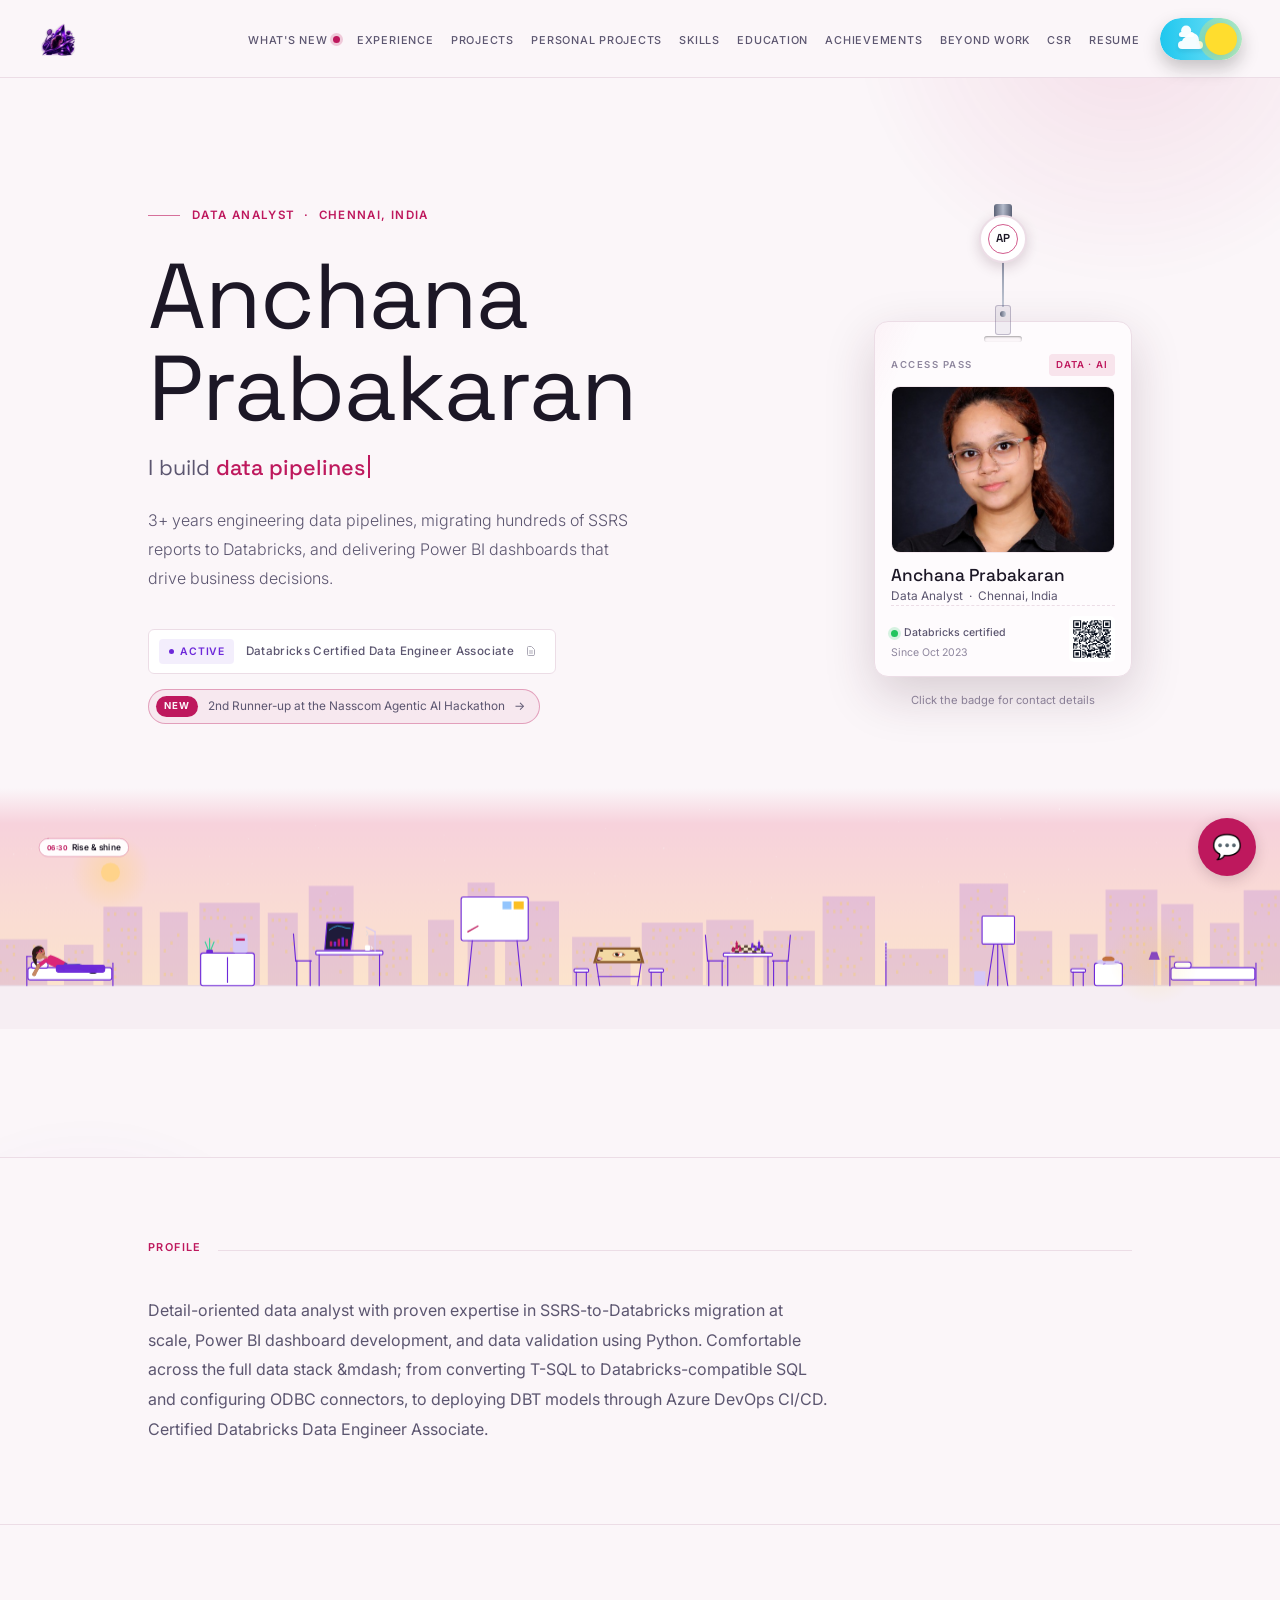
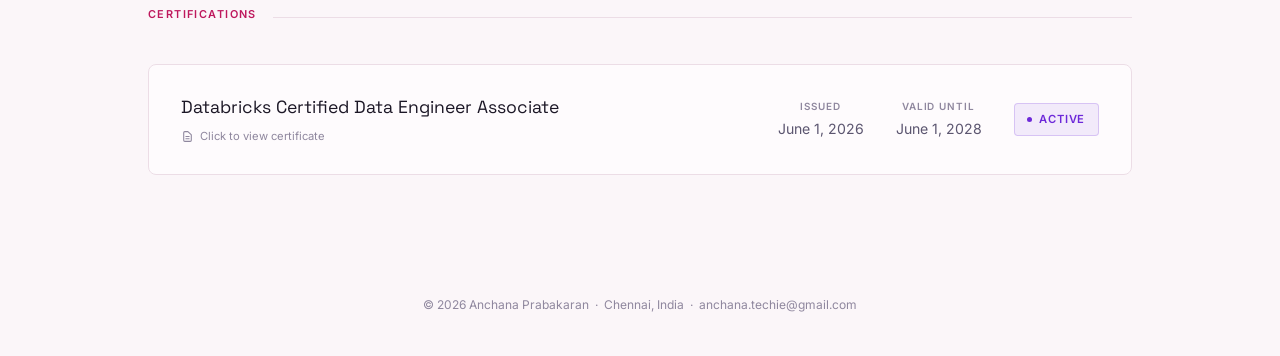
<file: index.html>
<!DOCTYPE html>
<html lang="en">
<head>
  <meta charset="UTF-8" />
  <meta name="viewport" content="width=device-width, initial-scale=1.0" />
  <title>Anchana Prabakaran – Data Analyst</title>
  <meta name="description" content="Anchana Prabakaran — Data Analyst in Chennai, India. Databricks Certified Data Engineer Associate working across Power BI, Azure Databricks, DBT and SSRS-to-Databricks migration. Ask the AI assistant about her work." />
  <meta name="author" content="Anchana Prabakaran" />
  <meta name="theme-color" content="#0b1220" />
  <link rel="canonical" href="https://anchana-techie.github.io/MyHomePortfolio/" />
  <!-- Link previews (LinkedIn, WhatsApp, Slack, X) -->
  <meta property="og:type" content="profile" />
  <meta property="og:site_name" content="Anchana Prabakaran" />
  <meta property="og:title" content="Anchana Prabakaran – Data Analyst" />
  <meta property="og:description" content="Power BI, Azure Databricks, DBT and SSRS-to-Databricks migration. Databricks Certified Data Engineer Associate, Chennai, India." />
  <meta property="og:url" content="https://anchana-techie.github.io/MyHomePortfolio/" />
  <meta property="og:image" content="https://anchana-techie.github.io/MyHomePortfolio/Images/Anchu.jpg" />
  <meta property="og:image:alt" content="Photo of Anchana Prabakaran" />
  <meta name="twitter:card" content="summary" />
  <script type="application/ld+json">
  {
    "@context": "https://schema.org",
    "@type": "Person",
    "name": "Anchana Prabakaran",
    "jobTitle": "Data Analyst",
    "url": "https://anchana-techie.github.io/MyHomePortfolio/",
    "image": "https://anchana-techie.github.io/MyHomePortfolio/Images/Anchu.jpg",
    "email": "mailto:anchana.techie@gmail.com",
    "address": { "@type": "PostalAddress", "addressLocality": "Chennai", "addressCountry": "IN" },
    "sameAs": [
      "https://www.linkedin.com/in/anchana-prabakaran-231331233",
      "https://github.com/anchana-techie"
    ],
    "knowsAbout": ["Power BI", "Azure Databricks", "DBT", "SQL", "Python", "ETL pipelines", "Retrieval-augmented generation"]
  }
  </script>
  <link rel="icon" type="image/x-icon" href="Images/favicon.ico" />
  <link rel="icon" type="image/png" sizes="32x32" href="Images/favicon-32x32.png" />
  <link rel="icon" type="image/png" sizes="16x16" href="Images/favicon-16x16.png" />
  <link rel="apple-touch-icon" href="Images/apple-touch-icon.png" />
  <link rel="preconnect" href="https://fonts.googleapis.com" />
  <link rel="preconnect" href="https://fonts.gstatic.com" crossorigin />
  <link href="https://fonts.googleapis.com/css2?family=Space+Grotesk:wght@400;500;600&family=Inter:wght@300;400;500;600&display=swap" rel="stylesheet" />
  <link rel="stylesheet" href="CSS_Files/base.css?v=20261124-3" />
  <link rel="stylesheet" href="CSS_Files/navigation.css?v=20261124-3" />
  <link rel="stylesheet" href="CSS_Files/hero.css?v=20261124-3" />
  <link rel="stylesheet" href="CSS_Files/section-common.css?v=20261124-3" />
  <link rel="stylesheet" href="CSS_Files/skills.css?v=20261124-3" />
  <link rel="stylesheet" href="CSS_Files/experience.css?v=20261124-3" />
  <link rel="stylesheet" href="CSS_Files/certifications.css?v=20261124-3" />
  <link rel="stylesheet" href="CSS_Files/education.css?v=20261124-3" />
  <link rel="stylesheet" href="CSS_Files/carousel.css?v=20261124-3" />
  <link rel="stylesheet" href="CSS_Files/csr.css?v=20261124-3" />
  <link rel="stylesheet" href="CSS_Files/stick-story.css?v=20261124-3" />
  <link rel="stylesheet" href="CSS_Files/footer.css?v=20261124-3" />
  <link rel="stylesheet" href="CSS_Files/modal.css?v=20261124-3" />
  <link rel="stylesheet" href="CSS_Files/responsive.css?v=20261124-3" />
  <link rel="stylesheet" href="CSS_Files/timeline.css?v=20261124-3" />
  <link rel="stylesheet" href="CSS_Files/beyondwork.css?v=20261124-3" />
  <link rel="stylesheet" href="CSS_Files/chatbot.css?v=20261124-3" />
  <link rel="stylesheet" href="CSS_Files/animations.css?v=20261124-3" />
  <link rel="stylesheet" href="CSS_Files/id-badge.css?v=20261124-3" />
  <link rel="stylesheet" href="CSS_Files/skills-orbit.css?v=20261124-3" />
  <link rel="stylesheet" href="CSS_Files/achievements.css?v=20261124-3" />
  <style>
    /* Small scoped rule for the new nav logo mark - kept inline since the
       shared navigation.css wasn't part of this edit. Move into
       navigation.css whenever that file is next touched.
       The logo artwork has a near-white circular fill, which blends into
       the light-theme nav-bg (also near-white/cream). The box-shadow ring
       gives it a defined edge against ANY nav background, light or dark. */
    /* The logo is a link now (so "#home" works), so undo the small
       uppercase menu-link styling it would otherwise inherit. */
    nav a.nav-logo {
      font-size: 1.15rem;
      font-weight: 400;
      letter-spacing: 0.01em;
      text-transform: none;
      color: var(--text);
      display: inline-flex;
      align-items: center;
    }
    nav a.nav-logo:hover, nav a.nav-logo.active { color: var(--text); }
    /* Visible focus ring for keyboard users. */
    nav a:focus-visible, .theme-toggle:focus-visible, .nav-hamburger:focus-visible,
    #pai-bubble:focus-visible, .pai-chip:focus-visible, .personal-link:focus-visible {
      outline: 2px solid var(--gold);
      outline-offset: 3px;
      border-radius: 4px;
    }
    .nav-logo-mark {
      height: 40px;
      width: 40px;
      vertical-align: middle;
      margin-right: 8px;
    }
  </style>
</head>
<body>

<!-- NAV -->
<nav>
  <div class="wrap">
    <a class="nav-logo" href="#home" data-page="home">
      <img class="nav-logo-mark" src="Images/logo-192.png" alt="" width="40" height="40" />
      <span class="nav-logo-text">Anchana Prabakaran</span>
    </a>
    <button class="nav-hamburger" id="navHamburger" type="button" aria-label="Toggle menu" aria-expanded="false" aria-controls="navActions">
      <span></span><span></span><span></span>
    </button>
    <div class="nav-actions" id="navActions">
      <ul>
        <li><a href="#whats-new" data-page="whatsnew" id="nav-whatsnew">What's New<span class="nav-new-dot" id="navNewDot" hidden aria-label="new"></span></a></li>
        <li><a href="#experience" data-page="YearExperience" id="nav-YearExperience">Experience</a></li>
        <li><a href="#projects" data-page="experience" id="nav-experience">Projects</a></li>
        <li><a href="#personal-projects" data-page="personal" id="nav-personal">Personal Projects</a></li>
        <li><a href="#skills" data-page="skills" id="nav-skills">Skills</a></li>
        <li><a href="#education" data-page="education" id="nav-education">Education</a></li>
        <li><a href="#achievements" data-page="achievements" id="nav-achievements">Achievements</a></li>
        <li><a href="#beyond-work" data-page="beyondwork" id="nav-beyondwork">Beyond Work</a></li>
        <li><a href="#csr" data-page="CSR" id="nav-CSR">CSR</a></li>
        <li><a href="#resume" data-modal="resume" id="nav-resume">Resume</a></li>
      </ul>
      <button class="theme-toggle" id="themeToggle" type="button" aria-label="Switch to light mode" aria-pressed="false">
        <span class="toggle-sky dark" aria-hidden="true"></span>
        <span class="toggle-sky light" aria-hidden="true"></span>
        <span class="toggle-cloud small" aria-hidden="true"></span>
        <span class="toggle-cloud" aria-hidden="true"></span>
        <span class="toggle-orb" aria-hidden="true"></span>
      </button>
    </div>
  </div>
</nav>


<!-- ═══ HOME PAGE ═══ -->
<div class="page active" id="page-home">

  <header class="hero">
    <div class="wrap">
      <div class="hero-grid">
        <div>
          <p class="hero-eyebrow" id="heroEyebrow"><span></span></p>
          <h1 id="heroName">&nbsp;</h1>
          <p class="hero-typed" aria-label="I build data pipelines, Power BI dashboards, Databricks migrations, RAG chatbots and web apps for fun.">
            <span aria-hidden="true">I build </span><span class="typed-word" id="heroTyped" aria-hidden="true"></span><span class="typed-caret" aria-hidden="true"></span>
          </p>
          <p class="hero-desc" id="heroDesc"></p>
          <div class="cert-badge" id="heroCertBadge" role="button" tabindex="0" title="Click to view certificate">
            <span class="live" id="heroCertStatus"></span>
            <span id="heroCertName"></span>
            <svg xmlns="http://www.w3.org/2000/svg" width="12" height="12" fill="none" viewBox="0 0 24 24" stroke="currentColor" stroke-width="2" style="opacity:.5"><path stroke-linecap="round" stroke-linejoin="round" d="M9 12h6m-6 4h6m2 5H7a2 2 0 01-2-2V5a2 2 0 012-2h5.586a1 1 0 01.707.293l5.414 5.414a1 1 0 01.293.707V19a2 2 0 01-2 2z"/></svg>
          </div>
          <a class="hero-latest" id="heroLatest" href="#whats-new" hidden>
            <span class="hero-latest-tag">New</span><span id="heroLatestText"></span><span aria-hidden="true">&rarr;</span>
          </a>
        </div>
        <div class="hero-photo-col">
          <!-- ID badge on a retractable reel. Front: photo + role.
               Click / Enter / Space flips it; the back "runs" a SQL query
               that returns the contact links. -->
          <div class="id-scene" id="idScene">
            <div class="id-reel" aria-hidden="true">
              <span class="id-reel-clip"></span>
              <span class="id-reel-body"><span class="id-reel-ring"></span><span class="id-reel-mono">AP</span></span>
            </div>
            <div class="id-hang">
            <span class="id-cord" id="idCord" aria-hidden="true"></span>
            <span class="id-strap" aria-hidden="true"><span></span></span>

            <div class="id-badge" id="idBadge" role="button" tabindex="0" aria-pressed="false"
                 aria-label="ID badge for Anchana Prabakaran. Press to flip it and see contact links.">
              <div class="id-inner" id="idInner">
                <div class="id-face id-front">
                  <span class="id-sheen" aria-hidden="true"></span>
                  <span class="id-slot" aria-hidden="true"></span>
                  <div class="id-top"><span>Access pass</span><span class="id-dept">Data · AI</span></div>
                  <div class="id-photo"><img src="" alt="" class="hero-photo" id="heroPhoto" width="210" height="236" /></div>
                  <p class="id-name" id="badgeName">Anchana Prabakaran</p>
                  <p class="id-role" id="badgeRole">Data Analyst · Chennai</p>
                  <div class="id-foot">
                    <div class="id-meta">
                      <span class="id-status"><span class="id-dot"></span><span id="badgeStatus">Databricks certified</span></span>
                      <span class="id-since">Since Oct 2023</span>
                    </div>
                    <span class="id-qr" title="Scan to open LinkedIn"><svg aria-hidden="true" focusable="false" xmlns="http://www.w3.org/2000/svg" viewBox="0 0 35 35" class="segno"><path class="qrline" stroke="currentColor" d="M1 1.5h7m9 0h1m1 0h4m1 0h1m2 0h7m-33 1h1m5 0h1m2 0h1m2 0h1m2 0h2m1 0h1m2 0h1m2 0h1m1 0h1m5 0h1m-33 1h1m1 0h3m1 0h1m1 0h4m2 0h2m3 0h4m3 0h1m1 0h3m1 0h1m-33 1h1m1 0h3m1 0h1m1 0h4m3 0h1m1 0h4m1 0h3m1 0h1m1 0h3m1 0h1m-33 1h1m1 0h3m1 0h1m1 0h1m4 0h4m2 0h1m3 0h1m2 0h1m1 0h3m1 0h1m-33 1h1m5 0h1m1 0h1m2 0h1m1 0h2m2 0h2m1 0h2m2 0h1m1 0h1m5 0h1m-33 1h7m1 0h1m1 0h1m1 0h1m1 0h1m1 0h1m1 0h1m1 0h1m1 0h1m1 0h1m1 0h7m-25 1h1m1 0h2m4 0h1m2 0h1m1 0h4m-25 1h1m1 0h5m3 0h1m1 0h3m2 0h1m4 0h1m1 0h1m1 0h5m-31 1h2m6 0h2m3 0h1m2 0h1m1 0h2m3 0h1m2 0h2m1 0h2m1 0h1m-33 1h1m1 0h1m2 0h4m1 0h9m3 0h1m1 0h1m3 0h1m1 0h2m-32 1h1m1 0h1m2 0h1m3 0h1m3 0h1m2 0h1m1 0h4m1 0h1m1 0h1m2 0h4m-31 1h1m2 0h3m3 0h2m2 0h1m1 0h5m2 0h1m1 0h1m1 0h3m-27 1h1m1 0h1m1 0h2m1 0h1m4 0h1m1 0h1m1 0h1m3 0h1m2 0h1m2 0h1m1 0h2m-27 1h3m2 0h1m3 0h3m2 0h1m1 0h1m2 0h4m2 0h1m-32 1h1m1 0h1m1 0h1m3 0h1m1 0h1m1 0h1m1 0h2m3 0h1m1 0h1m2 0h4m1 0h2m-30 1h3m2 0h1m1 0h1m1 0h4m1 0h1m1 0h1m4 0h1m1 0h2m1 0h2m3 0h1m-32 1h2m2 0h1m1 0h2m1 0h2m2 0h1m3 0h3m2 0h5m1 0h2m1 0h1m-32 1h1m1 0h1m1 0h3m1 0h2m3 0h2m1 0h2m1 0h3m4 0h2m1 0h2m-27 1h1m5 0h1m1 0h2m1 0h1m4 0h3m2 0h5m-31 1h2m1 0h1m1 0h2m4 0h2m4 0h4m3 0h2m2 0h2m2 0h1m-33 1h4m4 0h1m5 0h4m1 0h1m2 0h2m2 0h1m3 0h1m1 0h1m-33 1h1m1 0h1m3 0h1m1 0h4m1 0h2m5 0h1m4 0h1m1 0h1m1 0h3m-32 1h1m2 0h1m1 0h1m2 0h1m1 0h2m2 0h1m1 0h1m4 0h7m2 0h1m-31 1h1m1 0h1m3 0h1m5 0h1m1 0h1m2 0h2m3 0h7m3 0h1m-25 1h2m3 0h1m2 0h1m1 0h4m1 0h2m3 0h1m1 0h1m1 0h1m-33 1h7m3 0h1m1 0h7m4 0h2m1 0h1m1 0h1m1 0h2m-32 1h1m5 0h1m1 0h1m1 0h1m2 0h3m4 0h2m1 0h2m3 0h5m-33 1h1m1 0h3m1 0h1m1 0h4m6 0h1m1 0h1m3 0h6m-30 1h1m1 0h3m1 0h1m1 0h1m1 0h2m1 0h3m1 0h3m1 0h3m1 0h1m2 0h2m1 0h2m-33 1h1m1 0h3m1 0h1m1 0h2m1 0h5m1 0h1m2 0h8m1 0h2m-31 1h1m5 0h1m3 0h1m1 0h4m3 0h1m1 0h2m5 0h3m-31 1h7m1 0h2m2 0h1m2 0h1m1 0h1m4 0h4m1 0h1m1 0h1m1 0h1"/></svg></span>
                  </div>
                </div>

                <div class="id-face id-back">
                  <div class="id-editor-bar" aria-hidden="true">
                    <span class="d d1"></span><span class="d d2"></span><span class="d d3"></span>
                    <span class="id-file">contact.sql</span>
                  </div>
                  <pre class="id-sql" id="idSql" aria-label="SELECT email, linkedin, github, resume FROM anchana WHERE open_to_chat = TRUE"></pre>
                  <div class="id-result" id="idResult">
                    <div class="id-rows" aria-hidden="true">&#10003; 1 row &middot; 0.02 s</div>
                    <dl class="id-grid">
                      <dt>email</dt><dd><a href="#" id="heroEmail"></a></dd>
                      <dt>linkedin</dt><dd><a href="#" target="_blank" rel="noopener" id="heroLinkedin"></a></dd>
                      <dt>github</dt><dd><a href="https://github.com/anchana-techie" target="_blank" rel="noopener">anchana-techie &#8599;</a></dd>
                      <dt>resume</dt><dd><a href="#resume" data-modal="resume">view.pdf &#8599;</a></dd>
                    </dl>
                  </div>
                  <span class="id-back-hint" aria-hidden="true">tap to flip back</span>
                </div>
              </div>
            </div>
            </div>
            <p class="id-hint" id="idHint" aria-hidden="true">Tap the badge for contact details</p>
          </div>
        </div>
      </div>
    </div>
    <!-- stick story: day-in-the-life animated strip -->
    <div class="stick-story-layer" id="stickStoryLayer"><canvas id="stickStoryCanvas"></canvas></div>
  </header>

  <section>
    <div class="wrap">
      <div class="section-header">
        <span class="eyebrow" id="profileEyebrow">Profile</span>
        <div class="eyebrow-rule"></div>
      </div>
      <p class="summary-text" id="profileSummary"><!-- populated from JSON_Files/home.json --></p>
    </div>
  </section>

  <section style="border-bottom:none;">
    <div class="wrap">
      <div class="section-header">
        <span class="eyebrow" id="certEyebrow">Certifications</span>
        <div class="eyebrow-rule"></div>
      </div>
      <div class="cert-list" id="certList"><!-- populated from home.json "certifications" --></div>
    </div>
  </section>

</div><!-- /page-home -->


<!-- ═══ YEAR EXPERIENCE (TIMELINE) PAGE ═══ -->
<div class="page" id="page-YearExperience">
  <section style="border-bottom:none;">
    <div class="wrap">
      <p class="eyebrow"><span class="tl-eyebrow-dot"></span>MY JOURNEY</p>
      <h2 class="tl-title" id="tlTitle">Experience<span>.</span></h2>
      <p class="tl-subtitle" id="tlSubtitle">Loading timeline…</p>

      <div class="tl-list" id="tlList"><!-- populated from experience.json --></div>

      <div class="tl-stats" id="tlStats"><!-- populated from experience.json --></div>
    </div>
  </section>
</div><!-- /page-YearExperience -->


<!-- ═══ EXPERIENCE PAGE ═══ -->
<div class="page" id="page-experience">
  <section style="border-bottom:none;">
    <div class="wrap">
      <div class="section-header">
        <span class="eyebrow" id="projectsEyebrow">Work Experience</span>
        <div class="eyebrow-rule"></div>
      </div>

      <div class="exp-company" id="projectsCompany"><!-- populated from JSON_Files/projects.json --></div>

      <div class="projects-wrap" id="projectsWrap"><!-- populated from JSON_Files/projects.json --></div>

    </div>
  </section>
</div><!-- /page-experience -->


<!-- ═══ PERSONAL PROJECTS PAGE ═══ -->
<div class="page" id="page-personal">
  <section style="border-bottom:none;">
    <div class="wrap">
      <div class="personal-projects" id="personalProjects">
        <div class="section-header">
          <span class="eyebrow" id="personalEyebrow">Personal Projects</span>
          <div class="eyebrow-rule"></div>
        </div>
        <p class="personal-intro" id="personalIntro"></p>
        <div class="personal-grid" id="personalGrid"><!-- populated from JSON_Files/personal-projects.json --></div>
      </div>
    </div>
  </section>
</div><!-- /page-personal -->


<!-- ═══ ACHIEVEMENTS PAGE (JSON_Files/achievements.json) ═══ -->
<div class="page" id="page-achievements">
  <section style="border-bottom:none;">
    <div class="wrap">
      <div class="section-header">
        <span class="eyebrow" id="achEyebrow">Achievements</span>
        <div class="eyebrow-rule"></div>
      </div>
      <p class="personal-intro" id="achIntro"></p>
      <div class="ach-list" id="achList"><!-- populated from achievements.json --></div>
    </div>
  </section>
</div><!-- /page-achievements -->


<!-- ═══ WHAT'S NEW PAGE (JSON_Files/whats-new.json) ═══ -->
<div class="page" id="page-whatsnew">
  <section style="border-bottom:none;">
    <div class="wrap">
      <div class="section-header">
        <span class="eyebrow" id="wnEyebrow">What's New</span>
        <div class="eyebrow-rule"></div>
      </div>
      <p class="personal-intro" id="wnIntro"></p>
      <ol class="wn-list" id="wnList"><!-- populated from whats-new.json --></ol>
    </div>
  </section>
</div><!-- /page-whatsnew -->

<!-- Photo viewer (achievements gallery) -->
<div class="lightbox" id="lightbox" hidden role="dialog" aria-modal="true" aria-label="Photo viewer">
  <button class="lb-close" type="button" aria-label="Close">&#x2715;</button>
  <button class="lb-nav lb-prev" type="button" aria-label="Previous photo">&#8249;</button>
  <figure class="lb-figure"><img id="lbImg" alt="" /><figcaption id="lbCaption"></figcaption></figure>
  <button class="lb-nav lb-next" type="button" aria-label="Next photo">&#8250;</button>
</div>


<!-- ═══ SKILLS PAGE ═══ -->
<div class="page" id="page-skills">
  <section style="border-bottom:none;">
    <div class="wrap">
      <div class="section-header">
        <span class="eyebrow" id="skillsEyebrow">Technical Skills</span>
        <div class="eyebrow-rule"></div>
      </div>
      <div class="orbit-wrap" id="orbitWrap" hidden>
        <div class="orbit" id="skillsOrbit">
          <div class="orbit-core" aria-hidden="true"><span class="orbit-core-mono" id="orbitCore">AP</span><span class="orbit-core-label" id="orbitCoreLabel"></span></div>
          <div class="orbit-tip" id="orbitTip" role="tooltip" hidden></div>
        </div>
        <p class="orbit-caption">Each planet is a skill area and its moons are the skills &middot; hover or tap a planet, then a moon for details</p>
      </div>

      <div class="skills-grid" id="skillsGrid"><!-- populated from JSON_Files/skills.json --></div>
    </div>
  </section>
</div><!-- /page-skills -->


<!-- ═══ EDUCATION PAGE ═══ -->
<div class="page" id="page-education">
  <section style="border-bottom:none;">
    <div class="wrap">
      <div class="section-header">
        <span class="eyebrow" id="educationEyebrow">Education</span>
        <div class="eyebrow-rule"></div>
      </div>
      <div class="edu-card">
        <div>
          <div class="edu-degree" id="eduDegree"></div>
          <div class="edu-school" id="eduSchool"></div>
          <div class="edu-honour" id="eduHonour"></div>
        </div>
        <div class="edu-stats" id="eduStats"><!-- populated from JSON_Files/education.json --></div>
      </div>

      <h2 class="carousel-section-title" id="carouselSectionTitle">Course Certifications</h2>
      <div class="carousel-wrap" id="carouselWrap">
        <button class="carousel-btn prev" id="carouselPrev" aria-label="Previous">
          <svg width="16" height="16" fill="none" stroke="currentColor" stroke-width="2.5" viewBox="0 0 24 24"><path stroke-linecap="round" stroke-linejoin="round" d="M15 19l-7-7 7-7"/></svg>
        </button>
        <div class="carousel-viewport" id="carouselViewport">
          <div class="carousel-track" id="carouselTrack"><!-- populated from JSON_Files/education.json --></div>
        </div>
        <button class="carousel-btn next" id="carouselNext" aria-label="Next">
          <svg width="16" height="16" fill="none" stroke="currentColor" stroke-width="2.5" viewBox="0 0 24 24"><path stroke-linecap="round" stroke-linejoin="round" d="M9 5l7 7-7 7"/></svg>
        </button>
        <div class="carousel-dots" id="carouselDots"></div>
      </div>
    </div>
  </section>
</div><!-- /page-education -->

<div class="page" id="page-beyondwork">
  <section style="border-bottom:none;">
    <div class="wrap">
      <div class="section-header">
        <span class="eyebrow">Beyond Work</span>
        <div class="eyebrow-rule"></div>
      </div>

      <div class="beyond-work-grid">
        <aside class="beyond-work-nav">
          <ul id="hobbyNavList"><!-- populated from beyondwork-images.json --></ul>
        </aside>

        <div class="beyond-work-display">
          <div class="beyond-work-intro">
            <p class="summary-text">These are a few of the hobbies I enjoy outside of work. 
          </div>

          <div id="hobbyGalleries"><!-- populated from beyondwork-images.json --></div>
        </div>
      </div>
    </div>
  </section>
</div>


<!-- ═══ CSR PAGE ═══ -->
<div class="page" id="page-CSR">
  <section style="border-bottom:none;">
    <div class="wrap">
      <div class="section-header">
        <span class="eyebrow">CSR</span>
        <div class="eyebrow-rule"></div>
      </div>

      <div class="csr-stage" id="csrStage">
        <button class="csr-btn prev" id="csrPrev" aria-label="Previous">
          <svg width="18" height="18" fill="none" stroke="currentColor" stroke-width="2.5" viewBox="0 0 24 24"><path stroke-linecap="round" stroke-linejoin="round" d="M15 19l-7-7 7-7"/></svg>
        </button>
        <div class="csr-track" id="csrTrack"><!-- populated from csr-images.json --></div>
        <button class="csr-btn next" id="csrNext" aria-label="Next">
          <svg width="18" height="18" fill="none" stroke="currentColor" stroke-width="2.5" viewBox="0 0 24 24"><path stroke-linecap="round" stroke-linejoin="round" d="M9 5l7 7-7 7"/></svg>
        </button>
      </div>

      <div class="csr-caption">
        <div class="csr-caption-title" id="csrTitle"></div>
        <p class="csr-caption-desc" id="csrDesc"></p>
      </div>

      <div class="csr-dots" id="csrDots"></div>
    </div>
  </section>
</div>


<!-- <div class="page" id="page-works">
  <section style="border-bottom:none;">
    <div class="wrap">
      <div class="section-header">
        <span class="eyebrow">Portfolio</span>
        <div class="eyebrow-rule"></div>
      </div>
      <div class="edu-docs">
        <button class="edu-doc-btn" onclick="openModal('agentproductivity')">Agent Productivity Dashboard</button>
        <button class="edu-doc-btn" onclick="openModal('claimsdashboard')">Claims Dashboard</button>
        <button class="edu-doc-btn" onclick="openModal('portfolioatrisk')">Portfolio At Risk</button>
        <button class="edu-doc-btn" onclick="openModal('simulatorpar')">Simulator PAR</button>
      </div>
    </div>
  </section>
</div> -->




<!-- FOOTER -->
<footer>
  <div class="wrap">
    <p>© <span id="copyright-year"></span> Anchana Prabakaran &nbsp;·&nbsp; Chennai, India &nbsp;·&nbsp;
      <a href="mailto:anchana.techie@gmail.com">anchana.techie@gmail.com</a>
    </p>
  </div>
</footer>

<script>
  document.getElementById('copyright-year').textContent = new Date().getFullYear();
</script>

<!-- ═══ DOCUMENT MODAL ═══ -->
<div class="modal-overlay" id="docModal" onclick="handleOverlayClick(event)">
  <div class="modal-box">
    <div class="modal-header">
      <span class="modal-title" id="modalTitle">Document</span>
      <button class="modal-close" onclick="closeModal()">&#x2715;</button>
    </div>
    <div class="modal-body" id="modalBody"></div>
  </div>
</div>


<script>
  /* ── Live numbers ─────────────────────────────────────────────
     Text in the JSON files can say {years} ("3+") or {tenure}
     ("3 yrs 2 mos"); both are counted from CAREER_START, so the
     site never shows a stale "2+ years" again. A timeline entry
     whose duration is {auto} gets it worked out from its period,
     e.g. "Apr 2026 – Present". Counted inclusively, like LinkedIn. */
  var CAREER_START = '2023-10';
  var PortfolioDates = (function () {
    var MONTHS = ['jan','feb','mar','apr','may','jun','jul','aug','sep','oct','nov','dec'];
    function parseMonth(text) {
      var m = String(text || '').trim().toLowerCase().match(/^([a-z]{3})[a-z]*\.?\s+(\d{4})$/);
      if (!m || MONTHS.indexOf(m[1]) === -1) return null;
      return { y: +m[2], m: MONTHS.indexOf(m[1]) + 1 };
    }
    function monthsBetween(start, end) {
      return (end.y - start.y) * 12 + (end.m - start.m) + 1;
    }
    function now() { var d = new Date(); return { y: d.getFullYear(), m: d.getMonth() + 1 }; }
    function tenure(months) {
      var y = Math.floor(months / 12), r = months % 12, parts = [];
      if (y) parts.push(y + (y === 1 ? ' yr' : ' yrs'));
      if (r) parts.push(r + (r === 1 ? ' mo' : ' mos'));
      return parts.join(' ') || '1 mo';
    }
    var start = { y: +CAREER_START.slice(0, 4), m: +CAREER_START.slice(5, 7) };
    function careerMonths() { return monthsBetween(start, now()); }
    function fill(text) {
      if (typeof text !== 'string') return text;
      var months = careerMonths();
      return text
        .replace(/\{years\}/g, Math.floor(months / 12) + '+')
        .replace(/\{tenure\}/g, tenure(months));
    }
    function durationFor(period) {
      var halves = String(period || '').split(/\s*[–—-]\s*/);
      if (halves.length !== 2) return '';
      var from = parseMonth(halves[0]);
      var to = /present|now|current/i.test(halves[1]) ? now() : parseMonth(halves[1]);
      return from && to ? tenure(monthsBetween(from, to)) : '';
    }
    function startOf(period) { return parseMonth(String(period || '').split(/\s*[–—-]\s*/)[0]); }
    function isCurrent(period) { return /present|now|current/i.test(String(period || '').split(/\s*[–—-]\s*/)[1] || ''); }
    return { fill: fill, durationFor: durationFor, startOf: startOf, isCurrent: isCurrent };
  })();

  /* ── Current role ────────────────────────────────────────────
     Text can say {role}; it becomes the title of the role whose
     period ends in "Present" in experience.json, so a promotion
     only needs updating in one place. */
  var PortfolioRole = fetch('JSON_Files/experience.json')
    .then(function (r) { return r.ok ? r.json() : {}; })
    .then(function (d) {
      var cur = (d.timeline || []).find(function (t) { return PortfolioDates.isCurrent(t.period); });
      return cur ? cur.role : '';
    })
    .catch(function () { return ''; });
  function fillRole(el) {
    if (!el || el.innerHTML.indexOf('{role}') === -1) return;
    PortfolioRole.then(function (role) { el.innerHTML = el.innerHTML.split('{role}').join(role || ''); });
  }

  /* ── Certificates ──────────────────────────────────────────────
     A certificate is Active until its "validUntil" date (YYYY-MM-DD),
     then Expired — no manual change needed. No date = never expires. */
  var PortfolioCerts = {
    status: function (c) {
      if (!c.validUntil) return 'Active';
      var end = new Date(c.validUntil + 'T23:59:59');
      return isNaN(end) || new Date() <= end ? 'Active' : 'Expired';
    },
    fmt: function (iso) {
      if (!iso) return '';
      var d = new Date(iso + 'T00:00:00');
      return isNaN(d) ? iso : d.toLocaleDateString('en-US', { month: 'long', day: 'numeric', year: 'numeric' });
    },
    // The one shown in the hero and on the ID badge: first active one in the list.
    primary: function (list) {
      return list.find(function (c) { return PortfolioCerts.status(c) === 'Active'; }) || list[0];
    }
  };
</script>

<script>
  /* Theme toggle */
  (function () {
    var toggle = document.getElementById('themeToggle');
    var savedTheme = localStorage.getItem('theme');
    var prefersLight = window.matchMedia &&
      window.matchMedia('(prefers-color-scheme: light)').matches;
    var currentTheme = savedTheme || (prefersLight ? 'light' : 'dark');

    function applyTheme(theme) {
      var isLight = theme === 'light';
      document.body.classList.toggle('light-theme', isLight);
      if (toggle) {
        toggle.setAttribute('aria-label', isLight ? 'Switch to dark mode' : 'Switch to light mode');
        toggle.setAttribute('aria-pressed', String(isLight));
      }
      window.dispatchEvent(new CustomEvent('themechange', { detail: { theme: theme } }));
    }

    applyTheme(currentTheme);

    if (toggle) {
      toggle.addEventListener('click', function () {
        currentTheme = document.body.classList.contains('light-theme') ? 'dark' : 'light';
        localStorage.setItem('theme', currentTheme);
        applyTheme(currentTheme);
      });
    }
  })();

  /* Mobile hamburger nav */
  var hamburger = document.getElementById('navHamburger');
  var navActions = document.getElementById('navActions');

  function closeMobileNav() {
    if (!hamburger || !navActions) return;
    navActions.classList.remove('open');
    hamburger.setAttribute('aria-expanded', 'false');
  }

  function toggleMobileNav() {
    if (!hamburger || !navActions) return;
    var isOpen = navActions.classList.toggle('open');
    hamburger.setAttribute('aria-expanded', String(isOpen));
  }

  if (hamburger) {
    hamburger.addEventListener('click', function (e) {
      e.stopPropagation();
      toggleMobileNav();
    });
  }

  document.addEventListener('click', function (e) {
    if (!navActions || !navActions.classList.contains('open')) return;
    if (navActions.contains(e.target) || (hamburger && hamburger.contains(e.target))) return;
    closeMobileNav();
  });

  window.addEventListener('resize', closeMobileNav);

  /* ── Document registry
     Replace the 'file' values with the actual PDF filenames placed
     in the same folder as this index.html file.
  ── */
  const docs = {
    cert: { title:'Databricks Certified Data Engineer Associate', type:'image', file:'Images/Databricks.png' },
    marksheet: { title:'Consolidated Marksheet', type:'pdf', file:'Documents/Anchana Consolidated Marksheet.pdf' },
    degree: { title:'Degree Certificate', type:'pdf', file:'Documents/Anchana Provisional Certificate.pdf' },
    resume: { title:'Resume', type:'pdf', file:'Documents/Anchana_Prabakaran_Resume.pdf' },
    agentproductivity:{ title:'Agent Productivity Dashboard', type:'pbix', file:'PowerBi/AgentProductivityFinal.pbix' },
    claimsdashboard:{ title:'Claims Dashboard', type:'pbix', file:'PowerBi/ClaimsDashboards.pbix' },
    portfolioatrisk:{ title:'Portfolio At Risk Dashboard', type:'pbix', file:'PowerBi/PortfolioAtRisk.pbix' },
    simulatorpar:{ title:'Simulator PAR Dashboard', type:'pbix', file:'PowerBi/Simulator_PAR.pbix' }
  };

  /* ── Page switcher ──
     Each page has a short, shareable address: …/MyHomePortfolio/#projects
     opens straight on Projects, and the browser Back button works. */
  const PAGE_SLUGS = {
    home: 'home', YearExperience: 'experience', experience: 'projects',
    personal: 'personal-projects', skills: 'skills', education: 'education',
    achievements: 'achievements', beyondwork: 'beyond-work', CSR: 'csr', whatsnew: 'whats-new'
  };
  const SLUG_PAGES = {};
  Object.keys(PAGE_SLUGS).forEach(function (k) { SLUG_PAGES[PAGE_SLUGS[k]] = k; });

  function showPage(name, opts) {
    if (!document.getElementById('page-' + name)) name = 'home';
    document.querySelectorAll('.page').forEach(p => p.classList.remove('active'));
    document.querySelectorAll('nav a').forEach(a => {
      a.classList.remove('active');
      a.removeAttribute('aria-current');
    });

    document.getElementById('page-' + name).classList.add('active');

    const link = document.getElementById('nav-' + name);
    if (link) { link.classList.add('active'); link.setAttribute('aria-current', 'page'); }

    // Keep the address bar in step without adding a history entry when the
    // change came from the address bar itself.
    const slug = PAGE_SLUGS[name];
    if (!(opts && opts.fromHash) && location.hash !== '#' + slug) {
      history.pushState(null, '', '#' + slug);
    }

    window.scrollTo({ top: 0, behavior: 'instant' });
    closeMobileNav();
  }

  function pageFromHash() {
    const slug = decodeURIComponent(location.hash.replace(/^#/, '')).toLowerCase();
    if (slug === 'resume') { showPage('home', { fromHash: true }); openModal('resume'); return; }
    showPage(SLUG_PAGES[slug] || 'home', { fromHash: true });
  }

  document.addEventListener('click', function (e) {
    const pageLink = e.target.closest('a[data-page]');
    if (pageLink) {
      e.preventDefault();
      showPage(pageLink.getAttribute('data-page'));
      if (e.detail > 0) pageLink.blur();   // mouse/touch click: drop focus ring
      return;
    }
    const modalLink = e.target.closest('a[data-modal]');
    if (modalLink) { e.preventDefault(); closeMobileNav(); openModal(modalLink.getAttribute('data-modal')); }
  });
  window.addEventListener('popstate', pageFromHash);
  window.addEventListener('hashchange', pageFromHash);   // plain #links, e.g. in What's New
  document.addEventListener('DOMContentLoaded', function () { if (location.hash) pageFromHash(); });

  /* ── Modal ── */
  function openModal(key) { if (docs[key]) openDocument(docs[key]); }

  /* Opens any document in the themed viewer.
     doc = { title, type: 'image' | 'pdf' | 'pbix', file } */
  function openDocument(doc) {
    if (!doc || !doc.file) return;
    document.getElementById('modalTitle').textContent = doc.title || 'Document';
    const body = document.getElementById('modalBody');
    const box = document.querySelector('#docModal .modal-box');
    box.classList.toggle('is-pdf', doc.type === 'pdf');

    if (doc.type === 'image') {
      body.innerHTML = '<div class="doc-image"><img alt=""></div>';
      const img = body.querySelector('img'); img.src = doc.file; img.alt = doc.title || '';
    } else if (doc.type === 'pbix') {
      body.innerHTML = `<div class="modal-placeholder">
        <h3>Power BI File</h3>
        <p>Browsers cannot preview .pbix files directly.</p>
        <a class="doc-btn" href="${doc.file}" download>Download PBIX File</a>
      </div>`;
    } else {
      PdfViewer.open(body, doc);
    }

    document.getElementById('docModal').classList.add('open');
    document.body.style.overflow = 'hidden';
  }

  /* ── Themed PDF viewer (pdf.js, served from JS_Files/pdfjs) ──
     Pages are drawn on canvases inside the site's own frame and
     toolbar. "Themed" tints the pages to match the site; "Paper"
     shows the original. Download always gives the original PDF. */
  var PdfViewer = (function () {
    var lib = null;
    function loadLib() {
      if (lib) return lib;
      lib = new Promise(function (resolve, reject) {
        var sc = document.createElement('script');
        sc.src = 'JS_Files/pdfjs/pdf.min.js';
        sc.onload = function () {
          window.pdfjsLib.GlobalWorkerOptions.workerSrc = 'JS_Files/pdfjs/pdf.worker.min.js';
          resolve(window.pdfjsLib);
        };
        sc.onerror = reject;
        document.head.appendChild(sc);
      });
      return lib;
    }
    var state = null;
    function open(body, doc) {
      var themed = true;
      try { themed = localStorage.getItem('pdfLook') !== 'paper'; } catch (e) {}
      body.innerHTML =
        '<div class="pdfv">' +
          '<div class="pdfv-bar">' +
            '<span class="pdfv-pages" aria-live="polite">Loading…</span>' +
            '<span class="pdfv-group">' +
              '<button type="button" class="pdfv-btn" data-act="out" aria-label="Zoom out">&minus;</button>' +
              '<span class="pdfv-zoom">100%</span>' +
              '<button type="button" class="pdfv-btn" data-act="in" aria-label="Zoom in">+</button>' +
              '<button type="button" class="pdfv-btn pdfv-text" data-act="fit">Fit</button>' +
            '</span>' +
            '<span class="pdfv-group">' +
              '<span class="pdfv-switch" role="group" aria-label="Page look">' +
                '<button type="button" data-look="themed">Themed</button><button type="button" data-look="paper">Paper</button>' +
              '</span>' +
              '<a class="doc-btn pdfv-dl" download>Download PDF</a>' +
            '</span>' +
          '</div>' +
          '<div class="pdfv-scroll"><div class="pdfv-pagesbox"></div></div>' +
        '</div>';
      var root = body.querySelector('.pdfv');
      var scroller = root.querySelector('.pdfv-scroll'), box = root.querySelector('.pdfv-pagesbox');
      root.querySelector('.pdfv-dl').href = doc.file;
      function setLook(t) {
        themed = t; root.classList.toggle('is-themed', t);
        root.querySelectorAll('[data-look]').forEach(function (b) { b.classList.toggle('on', (b.dataset.look === 'themed') === t); b.setAttribute('aria-pressed', String((b.dataset.look === 'themed') === t)); });
        try { localStorage.setItem('pdfLook', t ? 'themed' : 'paper'); } catch (e) {}
      }
      setLook(themed);
      root.querySelectorAll('[data-look]').forEach(function (b) { b.addEventListener('click', function () { setLook(b.dataset.look === 'themed'); }); });

      var my = state = { pdf: null, zoom: 1, fitZoom: 1, rendering: 0 };
      function render() {
        if (!my.pdf || state !== my) return;
        var token = ++my.rendering;
        root.querySelector('.pdfv-zoom').textContent = Math.round(my.zoom / my.fitZoom * 100) + '%';
        box.innerHTML = '';
        var dpr = Math.min(window.devicePixelRatio || 1, 2);
        (function page(n) {
          if (n > my.pdf.numPages || token !== my.rendering) return;
          my.pdf.getPage(n).then(function (pg) {
            if (token !== my.rendering) return;
            var vp = pg.getViewport({ scale: my.zoom });
            var c = document.createElement('canvas');
            c.className = 'pdfv-page';
            c.width = Math.floor(vp.width * dpr); c.height = Math.floor(vp.height * dpr);
            c.style.width = Math.floor(vp.width) + 'px'; c.style.height = Math.floor(vp.height) + 'px';
            c.setAttribute('aria-label', 'Page ' + n + ' of ' + my.pdf.numPages);
            box.appendChild(c);
            return pg.render({ canvasContext: c.getContext('2d'), viewport: vp, transform: dpr !== 1 ? [dpr, 0, 0, dpr, 0, 0] : null }).promise;
          }).then(function () { page(n + 1); });
        })(1);
      }
      function fit() {
        my.pdf.getPage(1).then(function (pg) {
          var w = pg.getViewport({ scale: 1 }).width;
          my.fitZoom = my.zoom = Math.max(0.4, (scroller.clientWidth - 40) / w);
          render();
        });
      }
      root.querySelector('[data-act="in"]').addEventListener('click', function () { my.zoom = Math.min(my.fitZoom * 3, my.zoom * 1.2); render(); });
      root.querySelector('[data-act="out"]').addEventListener('click', function () { my.zoom = Math.max(my.fitZoom * 0.5, my.zoom / 1.2); render(); });
      root.querySelector('[data-act="fit"]').addEventListener('click', fit);
      scroller.addEventListener('scroll', function () {
        var pages = box.children, mid = scroller.scrollTop + scroller.clientHeight / 2, n = 1;
        for (var i = 0; i < pages.length; i++) if (pages[i].offsetTop <= mid) n = i + 1;
        if (my.pdf) root.querySelector('.pdfv-pages').textContent = 'Page ' + n + ' / ' + my.pdf.numPages;
      });

      loadLib().then(function (pdfjs) {
        return pdfjs.getDocument(doc.file).promise;
      }).then(function (pdf) {
        if (state !== my) return;
        my.pdf = pdf;
        root.querySelector('.pdfv-pages').textContent = 'Page 1 / ' + pdf.numPages;
        fit();
      }).catch(function () {
        // Fallback: the browser's own viewer
        body.innerHTML = '<iframe title="' + (doc.title || 'Document') + '"></iframe>' +
          '<div style="padding:15px;text-align:center;"><a class="doc-btn" download>Download</a></div>';
        body.querySelector('iframe').src = doc.file + '#toolbar=1&view=FitH';
        body.querySelector('a').href = doc.file;
      });
    }
    return { open: open, close: function () { state = null; } };
  })();

  function checkIframe(iframe) {
    /* If the PDF fails to load (e.g. file not found) the iframe contentDocument
       will be inaccessible or blank — show the fallback hint. */
    try {
      const doc = iframe.contentDocument || iframe.contentWindow.document;
      if (!doc || doc.body.innerHTML === '') showFallback();
    } catch (e) {
      // cross-origin or actual PDF — either way it loaded fine
    }
  }

  function showFallback() {
    const fb = document.getElementById('modal-fallback');
    const iframe = document.querySelector('#modalBody iframe');
    if (fb) fb.style.display = 'flex';
    if (iframe) iframe.style.display = 'none';
  }

  function closeModal() {
    PdfViewer.close();
    document.getElementById('docModal').classList.remove('open');
    document.body.style.overflow = '';
    document.getElementById('modalBody').innerHTML = '';
  }

  document.addEventListener('keydown', function (e) {
    if (e.key === 'Escape' && document.getElementById('docModal').classList.contains('open')) closeModal();
  });

  function handleOverlayClick(e) {
    if (e.target === document.getElementById('docModal')) closeModal();
  }

  /* roundRect polyfill for older browsers */
  if (!CanvasRenderingContext2D.prototype.roundRect) {
    CanvasRenderingContext2D.prototype.roundRect = function(x,y,w,h,r){
      this.beginPath();
      this.moveTo(x+r,y);
      this.lineTo(x+w-r,y);
      this.quadraticCurveTo(x+w,y,x+w,y+r);
      this.lineTo(x+w,y+h-r);
      this.quadraticCurveTo(x+w,y+h,x+w-r,y+h);
      this.lineTo(x+r,y+h);
      this.quadraticCurveTo(x,y+h,x,y+h-r);
      this.lineTo(x,y+r);
      this.quadraticCurveTo(x,y,x+r,y);
      this.closePath();
    };
  }

  /* Day-in-my-life animation: see JS_Files/day-story.js */

  /* Shared infinite-loop carousel engine — same animation/auto-advance/pause-on-hover
     logic used by every carousel on the site (Education, Beyond Work galleries, etc). */
  function initCarousel(cfg) {
    var viewport = cfg.viewport, track = cfg.track, wrap = cfg.wrap,
        dotsBar = cfg.dotsBar, btnPrev = cfg.prevBtn, btnNext = cfg.nextBtn,
        isActive = cfg.isActive || function () { return true; };

    var slides    = Array.from(track.querySelectorAll('img'));
    var total     = slides.length;
    var current   = 0;
    var paused    = false;
    var animating = false;
    var timer     = null;

    if (dotsBar) {
      dotsBar.innerHTML = '';
      slides.forEach(function (_, i) {
        var dot = document.createElement('button');
        dot.className = 'carousel-dot' + (i === 0 ? ' active' : '');
        dot.setAttribute('aria-label', 'Go to slide ' + (i + 1));
        dot.addEventListener('click', function () { if (!animating) slideTo(i); });
        dotsBar.appendChild(dot);
      });
    }

    function updateDots() {
      if (!dotsBar) return;
      dotsBar.querySelectorAll('.carousel-dot').forEach(function (d, i) {
        d.classList.toggle('active', i === current);
      });
      if (cfg.onChange) cfg.onChange(current);
    }

    function setTrackPos(index) {
      track.style.transition = 'none';
      track.style.transform  = 'translateX(' + (-index * 100) + '%)';
    }

    function slideTo(index) {
      if (animating || total <= 1) return;
      var next = ((index % total) + total) % total;
      if (next === current) return;
      animating = true;

      var goingForward = (next === (current + 1) % total) ||
                         (current === total - 1 && next === 0);

      var clone = slides[next].cloneNode(true);
      clone.style.position = 'absolute';
      clone.style.top      = '0';
      clone.style.width    = '100%';
      clone.style.height   = '100%';
      clone.style.objectFit = 'contain';
      clone.style.background = 'var(--bg-card)';
      clone.style.pointerEvents = 'none';
      clone.style.userSelect = 'none';
      clone.style.transition = 'none';
      clone.style.left = goingForward ? '100%' : '-100%';

      viewport.style.position = 'relative';
      viewport.appendChild(clone);

      var trackStart  = -current * 100;
      var trackEnd    = goingForward ? trackStart - 100 : trackStart + 100;
      var cloneStart  = parseFloat(clone.style.left);
      var startT      = null;
      var duration    = 480;

      function step(ts) {
        if (!startT) startT = ts;
        var prog = Math.min((ts - startT) / duration, 1);
        var ease = prog < 0.5
          ? 4 * prog * prog * prog
          : 1 - Math.pow(-2 * prog + 2, 3) / 2;

        track.style.transition = 'none';
        track.style.transform  = 'translateX(' + (trackStart + (trackEnd - trackStart) * ease) + '%)';
        clone.style.left       = (cloneStart + (0 - cloneStart) * ease) + '%';

        if (prog < 1) {
          requestAnimationFrame(step);
        } else {
          current = next;
          setTrackPos(current);
          viewport.removeChild(clone);
          viewport.style.position = '';
          animating = false;
          updateDots();
        }
      }
      requestAnimationFrame(step);
    }

    if (btnPrev) btnPrev.addEventListener('click', function () { slideTo(current - 1); });
    if (btnNext) btnNext.addEventListener('click', function () { slideTo(current + 1); });

    function startTimer() {
      if (timer) clearInterval(timer);
      timer = setInterval(function () {
        if (!paused && !animating && isActive()) slideTo(current + 1);
      }, 2000);
    }
    function stopTimer() {
      if (timer) clearInterval(timer);
      timer = null;
    }

    if (wrap) {
      wrap.addEventListener('mouseenter', function () { paused = true; });
      wrap.addEventListener('mouseleave', function () { paused = false; });
    }

    setTrackPos(0);
    updateDots();
    if (total > 1) startTimer();

    return { destroy: stopTimer, current: function () { return current; } };
  }

  /* ── HOME PAGE — hero, profile summary and certification banner are all
     driven by JSON_Files/home.json. ── */
  (function () {
    var els = {
      eyebrow: document.getElementById('heroEyebrow'),
      name: document.getElementById('heroName'),
      desc: document.getElementById('heroDesc'),
      certBadgeStatus: document.getElementById('heroCertStatus'),
      certBadgeName: document.getElementById('heroCertName'),
      photo: document.getElementById('heroPhoto'),
      email: document.getElementById('heroEmail'),
      linkedin: document.getElementById('heroLinkedin'),
      profileEyebrow: document.getElementById('profileEyebrow'),
      profileSummary: document.getElementById('profileSummary'),
      certEyebrow: document.getElementById('certEyebrow'),
      certRowName: document.getElementById('certRowName'),
      certIssuedLabel: document.getElementById('certIssuedLabel'),
      certIssuedDate: document.getElementById('certIssuedDate'),
      certValidLabel: document.getElementById('certValidLabel'),
      certValidDate: document.getElementById('certValidDate'),
      certStatus: document.getElementById('certStatus')
    };
    if (!els.name) return;

    function renderHome(data) {
      var hero = data.hero || {};
      var profile = data.profile || {};
      var certs = Array.isArray(data.certifications) ? data.certifications : (data.certification ? [{
        name: data.certification.name, shortName: 'Databricks', image: 'Images/Databricks.png',
        issuedDate: '', validUntil: '' }] : []);
      var primary = certs.length ? PortfolioCerts.primary(certs) : null;

      if (els.eyebrow) { els.eyebrow.innerHTML = '<span></span>' + (hero.eyebrow || ''); fillRole(els.eyebrow); }
      if (els.name) els.name.innerHTML = (hero.firstName || '') + '<br>' + (hero.lastName || '');
      if (els.desc) els.desc.innerHTML = PortfolioDates.fill(hero.description || '');
      if (els.photo) { els.photo.src = hero.photo || ''; els.photo.alt = hero.photoAlt || ''; }
      var contact = hero.contact || {};
      if (els.email) { els.email.href = 'mailto:' + (contact.email || ''); els.email.textContent = contact.email || ''; }
      if (els.linkedin) { els.linkedin.href = contact.linkedinUrl || '#'; els.linkedin.innerHTML = contact.linkedinLabel || ''; }

      // ID badge front
      var badgeName = document.getElementById('badgeName');
      var badgeRole = document.getElementById('badgeRole');
      var badgeStatus = document.getElementById('badgeStatus');
      if (badgeName) badgeName.textContent = [hero.firstName, hero.lastName].filter(Boolean).join(' ');
      if (badgeRole) { badgeRole.innerHTML = hero.eyebrow || ''; fillRole(badgeRole); }
      var heroBadge = document.getElementById('heroCertBadge');
      if (primary) {
        var pActive = PortfolioCerts.status(primary) === 'Active';
        var short = primary.shortName || primary.issuer || 'Certified';
        if (badgeStatus) {
          badgeStatus.textContent = pActive ? short + ' certified' : short + ' certification expired';
          badgeStatus.parentNode.classList.toggle('is-expired', !pActive);
        }
        if (els.certBadgeStatus) els.certBadgeStatus.textContent = pActive ? 'Active' : 'Expired';
        if (els.certBadgeName) els.certBadgeName.textContent = primary.name || '';
        heroBadge.classList.toggle('is-expired', !pActive);
        var openPrimary = function () { openDocument({ title: primary.name, type: 'image', file: primary.image }); };
        heroBadge.onclick = openPrimary;
        heroBadge.onkeydown = function (e) { if (e.key === 'Enter' || e.key === ' ') { e.preventDefault(); openPrimary(); } };
      } else if (heroBadge) {
        heroBadge.hidden = true;
        if (badgeStatus) badgeStatus.parentNode.hidden = true;
      }

      if (els.profileEyebrow) els.profileEyebrow.textContent = profile.eyebrow || 'Profile';
      if (els.profileSummary) els.profileSummary.textContent = profile.summary || '';

      if (els.certEyebrow) els.certEyebrow.textContent = data.certificationsEyebrow || 'Certifications';
      var list = document.getElementById('certList');
      if (list) {
        list.innerHTML = '';
        certs.forEach(function (c) {
          var st = PortfolioCerts.status(c);
          var row = document.createElement('div');
          row.className = 'cert-row' + (st === 'Expired' ? ' is-expired' : '');
          row.setAttribute('role', 'button'); row.tabIndex = 0;
          var hint = c.image ? 'Click to view certificate' : (c.credentialUrl ? 'Click to verify' : '');
          row.innerHTML =
            '<div><div class="cert-name"></div><div class="cert-row-hint">' +
            '<svg xmlns="http://www.w3.org/2000/svg" width="13" height="13" fill="none" viewBox="0 0 24 24" stroke="currentColor" stroke-width="2"><path stroke-linecap="round" stroke-linejoin="round" d="M9 12h6m-6 4h6m2 5H7a2 2 0 01-2-2V5a2 2 0 012-2h5.586a1 1 0 01.707.293l5.414 5.414a1 1 0 01.293.707V19a2 2 0 01-2 2z"/></svg>' +
            '<span class="cert-hint-text"></span></div></div>' +
            '<div class="cert-meta">' +
              '<div class="cert-date-block"><div class="cert-date-label">Issued</div><div class="cert-date-val cert-issued"></div></div>' +
              '<div class="cert-date-block"><div class="cert-date-label">' + (st === 'Expired' ? 'Expired on' : 'Valid until') + '</div><div class="cert-date-val cert-valid"></div></div>' +
              '<div class="status-active"></div>' +
            '</div>';
          row.querySelector('.cert-name').textContent = c.name || '';
          row.querySelector('.cert-hint-text').textContent = hint;
          row.querySelector('.cert-issued').textContent = PortfolioCerts.fmt(c.issuedDate) || '—';
          row.querySelector('.cert-valid').textContent = c.validUntil ? PortfolioCerts.fmt(c.validUntil) : 'No expiry';
          row.querySelector('.status-active').textContent = st;
          var open = function () {
            if (c.image) openDocument({ title: c.name, type: 'image', file: c.image });
            else if (c.credentialUrl) window.open(c.credentialUrl, '_blank', 'noopener');
          };
          row.addEventListener('click', open);
          row.addEventListener('keydown', function (e) { if (e.key === 'Enter' || e.key === ' ') { e.preventDefault(); open(); } });
          list.appendChild(row);
        });
      }
    }

    fetch('JSON_Files/home.json')
      .then(function (res) {
        if (!res.ok) throw new Error('home.json not found (' + res.status + ')');
        return res.json();
      })
      .then(renderHome)
      .catch(function (err) {
        console.warn('Home: could not load home.json.', err);
      });
  })();

  /* ── SKILLS PAGE — categories, glyphs and pill tags are all driven by
     JSON_Files/skills.json. ── */
  (function () {
    var eyebrowEl = document.getElementById('skillsEyebrow');
    var grid = document.getElementById('skillsGrid');
    if (!grid) return;

    function renderSkills(data) {
      if (eyebrowEl) eyebrowEl.textContent = data.eyebrow || 'Technical Skills';
      var categories = data.categories || [];
      grid.innerHTML = categories.map(function (cat) {
        var pills = (cat.pills || []).map(function (p) {
          return '<span class="skill-pill">' + p + '</span>';
        }).join('');
        return (
          '<div class="skill-card">' +
            '<span class="skill-glyph">' + (cat.glyph || '') + '</span>' +
            '<div class="skill-accent"></div>' +
            '<div class="skill-card-label">' + (cat.label || '') + '</div>' +
            '<div class="skill-pills">' + pills + '</div>' +
          '</div>'
        );
      }).join('');
    }

    fetch('JSON_Files/skills.json')
      .then(function (res) {
        if (!res.ok) throw new Error('skills.json not found (' + res.status + ')');
        return res.json();
      })
      .then(renderSkills)
      .catch(function (err) {
        console.warn('Skills: could not load skills.json.', err);
      });
  })();

  /* ── PROJECTS PAGE (page-experience) — company header and project cards
     are all driven by JSON_Files/projects.json. ── */
  (function () {
    var eyebrowEl = document.getElementById('projectsEyebrow');
    var companyEl = document.getElementById('projectsCompany');
    var wrap = document.getElementById('projectsWrap');
    if (!wrap) return;

    function renderProjects(data) {
      if (eyebrowEl) eyebrowEl.textContent = data.eyebrow || 'Work Experience';
      var company = data.company || {};
      if (companyEl) {
        setTimeout(function () { fillRole(companyEl.querySelector('.exp-role')); });
        companyEl.innerHTML =
          '<div>' +
            '<div class="exp-role">' + (company.role || '') + '</div>' +
            '<div class="exp-org">' + (company.org || '') + '</div>' +
          '</div>' +
          '<div class="exp-period">' + PortfolioDates.fill(company.period || '') + '</div>';
      }
      var projects = data.projects || [];
      wrap.innerHTML = projects.map(function (proj) {
        var points = (proj.points || []).map(function (pt) { return '<li>' + pt + '</li>'; }).join('');
        return (
          '<div class="project">' +
            '<p class="project-tag">' + (proj.tag || '') + '</p>' +
            '<h3>' + (proj.title || '') + '</h3>' +
            '<ul>' + points + '</ul>' +
          '</div>'
        );
      }).join('');
    }

    fetch('JSON_Files/projects.json')
      .then(function (res) {
        if (!res.ok) throw new Error('projects.json not found (' + res.status + ')');
        return res.json();
      })
      .then(renderProjects)
      .catch(function (err) {
        console.warn('Projects: could not load projects.json.', err);
      });
  })();

  /* ── PERSONAL PROJECTS (below the work projects on page-experience) —
     driven by JSON_Files/personal-projects.json. The section stays hidden
     if the file is missing or empty. ── */
  (function () {
    var section = document.getElementById('personalProjects');
    var grid = document.getElementById('personalGrid');
    if (!section || !grid) return;

    function safeUrl(url) {
      return /^https?:\/\//i.test(url || '') ? url : '#';
    }

    function render(data) {
      var projects = data.projects || [];
      if (!projects.length) return;
      document.getElementById('personalEyebrow').textContent = data.eyebrow || 'Personal Projects';
      document.getElementById('personalIntro').innerHTML = data.intro || '';
      grid.innerHTML = projects.map(function (proj) {
        var points = (proj.points || []).map(function (pt) { return '<li>' + pt + '</li>'; }).join('');
        var tech = (proj.tech || []).map(function (t) { return '<span class="skill-pill">' + t + '</span>'; }).join('');
        var links = (proj.links || []).map(function (l) {
          return '<a class="personal-link" href="' + safeUrl(l.url) + '" target="_blank" rel="noopener">' +
                 (l.label || 'Open') + ' <span aria-hidden="true">&#8599;</span></a>';
        }).join('');
        return (
          '<article class="personal-card">' +
            '<p class="project-tag">' + (proj.tag || '') + '</p>' +
            '<h3>' + (proj.title || '') + '</h3>' +
            (proj.summary ? '<p class="personal-summary">' + proj.summary + '</p>' : '') +
            '<ul>' + points + '</ul>' +
            (tech ? '<div class="skill-pills">' + tech + '</div>' : '') +
            (links ? '<div class="personal-links">' + links + '</div>' : '') +
          '</article>'
        );
      }).join('');
      section.hidden = false;
    }

    fetch('JSON_Files/personal-projects.json')
      .then(function (res) {
        if (!res.ok) throw new Error('personal-projects.json not found (' + res.status + ')');
        return res.json();
      })
      .then(render)
      .catch(function (err) {
        console.warn('Personal projects: could not load personal-projects.json.', err);
      });
  })();

  /* ── EDUCATION PAGE — degree info, CGPA stat and the course-certification
     carousel are all driven by JSON_Files/education.json. Uses the shared
     initCarousel() engine defined above. ── */
  (function () {
    var eyebrowEl = document.getElementById('educationEyebrow');
    var degreeEl = document.getElementById('eduDegree');
    var schoolEl = document.getElementById('eduSchool');
    var honourEl = document.getElementById('eduHonour');
    var statsEl = document.getElementById('eduStats');
    var titleEl = document.getElementById('carouselSectionTitle');
    var track = document.getElementById('carouselTrack');
    if (!track) return;

    var viewport = document.getElementById('carouselViewport');
    var wrap = document.getElementById('carouselWrap');
    var dotsBar = document.getElementById('carouselDots');
    var btnPrev = document.getElementById('carouselPrev');
    var btnNext = document.getElementById('carouselNext');

    function renderEducation(data) {
      if (eyebrowEl) eyebrowEl.textContent = data.eyebrow || 'Education';
      if (degreeEl) degreeEl.innerHTML = data.degree || '';
      if (schoolEl) schoolEl.textContent = data.school || '';
      if (honourEl) honourEl.textContent = data.honour || '';
      if (titleEl) titleEl.textContent = data.certificationsSectionTitle || 'Course Certifications';

      var stats = data.stats || [];
      if (statsEl) {
        statsEl.innerHTML = stats.map(function (s) {
          return (
            '<div class="edu-stat">' +
              '<div class="edu-stat-val">' + (s.value || '') + '</div>' +
              '<div class="edu-stat-label">' + (s.label || '') + '</div>' +
            '</div>'
          );
        }).join('');
      }

      var certs = data.certifications || [];
      track.innerHTML = certs.map(function (c) {
        return '<img src="' + c.image + '" alt="' + (c.alt || '') + '" loading="lazy" decoding="async">';
      }).join('');

      initCarousel({
        viewport: viewport,
        track: track,
        prevBtn: btnPrev,
        nextBtn: btnNext,
        dotsBar: dotsBar,
        wrap: wrap
      });
    }

    fetch('JSON_Files/education.json')
      .then(function (res) {
        if (!res.ok) throw new Error('education.json not found (' + res.status + ')');
        return res.json();
      })
      .then(renderEducation)
      .catch(function (err) {
        console.warn('Education: could not load education.json.', err);
      });
  })();

  /* Beyond Work — hobbies, icons, descriptions and photos are all driven by
     beyondwork-images.json. Add a new hobby there and it appears here automatically,
     with the exact same auto-advancing carousel as the Education section. */
  (function () {
    var navList = document.getElementById('hobbyNavList');
    var galleriesWrap = document.getElementById('hobbyGalleries');
    if (!navList || !galleriesWrap) return;

    // Shown immediately, before the JSON has loaded, so something appears right away.
    var fallbackData = {
      'Badminton': {
        icon: '<svg viewBox="0 0 24 24" fill="none" stroke="currentColor" stroke-width="1.5" stroke-linecap="round" stroke-linejoin="round"><ellipse cx="8.5" cy="7" rx="5" ry="6"/><line x1="8.5" y1="13" x2="8.5" y2="19"/><line x1="6.5" y1="19" x2="10.5" y2="19"/><line x1="12" y1="14" x2="17" y2="19"/><circle cx="18" cy="20" r="1.4"/></svg>',
        description: "A racquet sport I picked up as a way to stay active and sharpen reflexes. I play regularly with friends and colleagues on weekends &mdash; it's fast, competitive, and a great stress reliever.",
        images: ['BeyondWork/Badminton/placeholder.svg']
      }
    };

    var carousels = {};

    function slug(name) {
      return String(name).toLowerCase().replace(/[^a-z0-9]+/g, '-').replace(/(^-+|-+$)/g, '') || 'hobby';
    }

    function renderHobbies(data) {
      var names = Object.keys(data || {});
      if (!names.length) return;

      Object.keys(carousels).forEach(function (k) { if (carousels[k] && carousels[k].destroy) carousels[k].destroy(); });
      carousels = {};
      navList.innerHTML = '';
      galleriesWrap.innerHTML = '';

      names.forEach(function (name, i) {
        var id = slug(name);
        var hobby = data[name] || {};
        var images = (Array.isArray(hobby.images) && hobby.images.length) ? hobby.images : ['BeyondWork/' + name + '/placeholder.svg'];
        var icon = hobby.icon || '';
        var description = hobby.description || '';
        var safeName = String(name).replace(/"/g, '&quot;');

        var li = document.createElement('li');
        li.innerHTML =
          '<button class="hobby-item' + (i === 0 ? ' active' : '') + '" data-hobby="' + safeName + '">' +
            '<span class="hobby-icon">' + icon + '</span>' +
            '<span class="hobby-label">' + name + '</span>' +
          '</button>';
        navList.appendChild(li);

        var gallery = document.createElement('div');
        gallery.className = 'beyond-work-gallery' + (i === 0 ? ' active' : '');
        gallery.id = 'gallery-' + id;
        gallery.innerHTML =
          '<div class="hobby-header">' +
            '<span class="hobby-icon-lg">' + icon + '</span>' +
            '<h3>' + name + '</h3>' +
            '<p>' + description + '</p>' +
          '</div>' +
          '<div class="carousel-wrap" id="carouselWrap-' + id + '">' +
            '<button class="carousel-btn prev" aria-label="Previous"><svg width="16" height="16" fill="none" stroke="currentColor" stroke-width="2.5" viewBox="0 0 24 24"><path stroke-linecap="round" stroke-linejoin="round" d="M15 19l-7-7 7-7"/></svg></button>' +
            '<div class="carousel-viewport" id="viewport-' + id + '"><div class="carousel-track" id="track-' + id + '"></div></div>' +
            '<button class="carousel-btn next" aria-label="Next"><svg width="16" height="16" fill="none" stroke="currentColor" stroke-width="2.5" viewBox="0 0 24 24"><path stroke-linecap="round" stroke-linejoin="round" d="M9 5l7 7-7 7"/></svg></button>' +
            '<div class="carousel-dots" id="dots-' + id + '"></div>' +
          '</div>';
        galleriesWrap.appendChild(gallery);

        var track = gallery.querySelector('#track-' + id);
        images.forEach(function (src) {
          var img = document.createElement('img');
          img.src = src;
          img.alt = name;
          img.loading = 'lazy';
          img.decoding = 'async';
          track.appendChild(img);
        });

        carousels[name] = initCarousel({
          viewport: gallery.querySelector('#viewport-' + id),
          track: track,
          prevBtn: gallery.querySelector('.carousel-btn.prev'),
          nextBtn: gallery.querySelector('.carousel-btn.next'),
          dotsBar: gallery.querySelector('#dots-' + id),
          wrap: gallery.querySelector('#carouselWrap-' + id),
          isActive: (function (g) { return function () { return g.classList.contains('active'); }; })(gallery)
        });
      });

      navList.querySelectorAll('.hobby-item').forEach(function (btn) {
        btn.addEventListener('click', function () {
          var hobby = btn.getAttribute('data-hobby');
          navList.querySelectorAll('.hobby-item').forEach(function (c) { c.classList.toggle('active', c === btn); });
          galleriesWrap.querySelectorAll('.beyond-work-gallery').forEach(function (g) {
            g.classList.toggle('active', g.id === 'gallery-' + slug(hobby));
          });
        });
      });
    }

    renderHobbies(fallbackData);

    fetch('JSON_Files/beyondwork-images.json')
      .then(function (res) {
        if (!res.ok) throw new Error('beyondwork-images.json not found (' + res.status + ')');
        return res.json();
      })
      .then(function (json) {
        if (json && Object.keys(json).length) renderHobbies(json);
      })
      .catch(function (err) {
        console.warn('Beyond Work: could not load beyondwork-images.json, using fallback.', err);
      });
  })();

  /* ── CSR coverflow — slides, titles and descriptions are all driven by
     csr-images.json. Add/remove/reorder entries there and this section
     updates automatically; no HTML edits needed. ── */
  (function () {
    var stage  = document.getElementById('csrStage');
    var track  = document.getElementById('csrTrack');
    var btnPrev = document.getElementById('csrPrev');
    var btnNext = document.getElementById('csrNext');
    var dotsBar = document.getElementById('csrDots');
    var titleEl = document.getElementById('csrTitle');
    var descEl  = document.getElementById('csrDesc');
    if (!stage || !track) return;

    // Shown immediately, before the JSON has loaded, so something appears right away.
    var fallbackData = [
      {
        image: 'CSR/placeholder.svg',
        title: 'Tree Plantation Drive',
        description: 'Joined a community tree-plantation initiative aimed at increasing green cover in local neighbourhoods and raising awareness about environmental sustainability.'
      },
      {
        image: 'CSR/placeholder.svg',
        title: 'Blood Donation Camp',
        description: 'Volunteered at a blood donation camp organized in partnership with a local hospital, supporting a cause that directly helps patients in need.'
      },
      {
        image: 'CSR/placeholder.svg',
        title: 'Elderly Care Home Visit',
        description: 'Spent a day at an elderly care home distributing essentials and spending time with residents, an initiative focused on companionship and community care.'
      }
    ];

    var data = fallbackData;
    var current = 0;
    var timer = null;
    var paused = false;

    var FALLBACK_IMG = 'data:image/svg+xml;utf8,' + encodeURIComponent(
      '<svg xmlns="http://www.w3.org/2000/svg" viewBox="0 0 330 360">' +
      '<rect width="330" height="360" fill="#131f35"/>' +
      '<circle cx="165" cy="150" r="42" fill="none" stroke="#5b6a85" stroke-width="3"/>' +
      '<path d="M110 235 Q165 175 220 235" fill="none" stroke="#5b6a85" stroke-width="3"/>' +
      '</svg>'
    );

    function total() { return data.length; }

    function circularOffset(i, cur, n) {
      var diff = i - cur;
      if (diff > n / 2) diff -= n;
      if (diff < -n / 2) diff += n;
      return diff;
    }

    function render() {
      track.innerHTML = '';
      dotsBar.innerHTML = '';
      var n = total();
      if (!n) return;

      data.forEach(function (item, i) {
        var slide = document.createElement('div');
        slide.className = 'csr-slide';
        slide.setAttribute('data-index', i);

        var img = document.createElement('img');
        img.src = item.image;
        img.alt = item.title || '';
        img.loading = 'lazy';
        img.onerror = function () { img.onerror = null; img.src = FALLBACK_IMG; };
        slide.appendChild(img);

        slide.addEventListener('click', function () {
          if (i !== current) goTo(i);
        });

        track.appendChild(slide);

        var dot = document.createElement('button');
        dot.className = 'csr-dot' + (i === current ? ' active' : '');
        dot.setAttribute('aria-label', 'Go to slide ' + (i + 1));
        dot.addEventListener('click', function () { goTo(i); });
        dotsBar.appendChild(dot);
      });

      position();
      updateCaption();
    }

    function position() {
      var n = total();
      var slides = track.querySelectorAll('.csr-slide');
      slides.forEach(function (slide) {
        var i = Number(slide.getAttribute('data-index'));
        var offset = circularOffset(i, current, n);
        var abs = Math.abs(offset);

        slide.classList.toggle('is-center', offset === 0);

        if (abs > 2.5) {
          slide.style.opacity = '0';
          slide.style.pointerEvents = 'none';
          slide.style.zIndex = '1';
          slide.style.transform = 'translate(-50%,-50%) translateX(' + (offset > 0 ? 260 : -260) + '%) scale(.4)';
          return;
        }

        var pct   = offset * 108;
        var rot    = offset * -34;
        var scale  = 1 - Math.min(abs * 0.17, 0.5);
        var opac   = 1 - Math.min(abs * 0.4, 0.85);
        var z      = 10 - abs;

        slide.style.pointerEvents = 'auto';
        slide.style.zIndex = String(z);
        slide.style.opacity = String(opac);
        slide.style.transform =
          'translate(-50%,-50%) translateX(' + pct + '%) rotateY(' + rot + 'deg) scale(' + scale + ')';
      });

      dotsBar.querySelectorAll('.csr-dot').forEach(function (d, i) {
        d.classList.toggle('active', i === current);
      });
    }

    function updateCaption() {
      var item = data[current];
      if (!item) return;
      titleEl.style.opacity = '0';
      descEl.style.opacity = '0';
      setTimeout(function () {
        titleEl.textContent = item.title || '';
        descEl.textContent = item.description || '';
        titleEl.style.opacity = '1';
        descEl.style.opacity = '1';
      }, 150);
    }

    function goTo(i) {
      var n = total();
      current = ((i % n) + n) % n;
      position();
      updateCaption();
    }

    if (btnPrev) btnPrev.addEventListener('click', function () { goTo(current - 1); });
    if (btnNext) btnNext.addEventListener('click', function () { goTo(current + 1); });

    function startTimer() {
      if (timer) clearInterval(timer);
      timer = setInterval(function () {
        if (!paused) goTo(current + 1);
      }, 4200);
    }
    stage.addEventListener('mouseenter', function () { paused = true; });
    stage.addEventListener('mouseleave', function () { paused = false; });

    window.addEventListener('resize', position);

    render();
    if (total() > 1) startTimer();

    fetch('JSON_Files/csr-images.json')
      .then(function (res) {
        if (!res.ok) throw new Error('csr-images.json not found (' + res.status + ')');
        return res.json();
      })
      .then(function (json) {
        if (Array.isArray(json) && json.length) {
          data = json;
          current = 0;
          render();
        }
      })
      .catch(function (err) {
        console.warn('CSR: could not load csr-images.json, using fallback.', err);
      });
  })();
</script>
<script>
  /* ── Experience Timeline (page-YearExperience) ── */
  (function () {
    var titleEl    = document.getElementById('tlTitle');
    var subtitleEl = document.getElementById('tlSubtitle');
    var listEl     = document.getElementById('tlList');
    var statsEl    = document.getElementById('tlStats');
    if (!listEl) return;

    var ICONS = {
      chart: '<svg viewBox="0 0 24 24" fill="none" stroke="currentColor" stroke-width="2"><path stroke-linecap="round" stroke-linejoin="round" d="M3 3v18h18M8 17V10m5 7V6m5 11v-8"/></svg>',
      database: '<svg viewBox="0 0 24 24" fill="none" stroke="currentColor" stroke-width="2"><ellipse cx="12" cy="5" rx="8" ry="3"/><path stroke-linecap="round" d="M4 5v14c0 1.66 3.58 3 8 3s8-1.34 8-3V5M4 12c0 1.66 3.58 3 8 3s8-1.34 8-3"/></svg>',
      star: '<svg viewBox="0 0 24 24" fill="none" stroke="currentColor" stroke-width="2"><path stroke-linecap="round" stroke-linejoin="round" d="M12 2l2.9 6.6 7.1.6-5.4 4.7 1.7 7-6.3-3.8L5.7 21l1.7-7-5.4-4.7 7.1-.6L12 2z"/></svg>',
      briefcase: '<svg viewBox="0 0 24 24" fill="none" stroke="currentColor" stroke-width="2"><rect x="2" y="7" width="20" height="14" rx="2"/><path stroke-linecap="round" d="M16 21V5a2 2 0 00-2-2h-4a2 2 0 00-2 2v16M2 13h20"/></svg>',
      layers: '<svg viewBox="0 0 24 24" fill="none" stroke="currentColor" stroke-width="2"><path stroke-linecap="round" stroke-linejoin="round" d="M12 2l9 5-9 5-9-5 9-5zM3 12l9 5 9-5M3 17l9 5 9-5"/></svg>',
      badge: '<svg viewBox="0 0 24 24" fill="none" stroke="currentColor" stroke-width="2"><circle cx="12" cy="8" r="5"/><path stroke-linecap="round" stroke-linejoin="round" d="M8.5 13 7 22l5-3 5 3-1.5-9"/></svg>',
      arrow: '<svg viewBox="0 0 24 24" fill="none" stroke="currentColor" stroke-width="2"><path stroke-linecap="round" stroke-linejoin="round" d="M7 17L17 7M7 7h10v10"/></svg>'
    };

    function escapeHtml(s) {
      return String(s == null ? '' : s).replace(/[&<>"']/g, function (c) {
        return { '&': '&amp;', '<': '&lt;', '>': '&gt;', '"': '&quot;', "'": '&#39;' }[c];
      });
    }

    function renderTimeline(data) {
      if (titleEl && data.title) titleEl.innerHTML = escapeHtml(data.title) + '<span>.</span>';
      if (subtitleEl && data.subtitle) subtitleEl.textContent = data.subtitle;

      // Newest role first; a role is "current" when its period ends in Present.
      var items = (Array.isArray(data.timeline) ? data.timeline : []).slice().sort(function (a, b) {
        var x = PortfolioDates.startOf(a.period), y = PortfolioDates.startOf(b.period);
        return (y ? y.y * 12 + y.m : 0) - (x ? x.y * 12 + x.m : 0);
      });
      listEl.innerHTML = items.map(function (item, i) {
        var isLast = i === items.length - 1;
        var isCurrent = PortfolioDates.isCurrent(item.period) || item.current === true;
        var icon = ICONS[item.icon] || ICONS.briefcase;
        var duration = (!item.duration || item.duration === '{auto}')
          ? PortfolioDates.durationFor(item.period)
          : PortfolioDates.fill(item.duration);
        var tags = Array.isArray(item.tags) ? item.tags.map(function (t) {
          return '<span class="skill-pill">' + escapeHtml(t) + '</span>';
        }).join('') : '';

        return (
          '<div class="tl-item' + (isCurrent ? ' is-current' : '') + '">' +
            '<div class="tl-when">' +
              '<div class="tl-period">' + escapeHtml(item.period) +
                (duration ? '<br>' + escapeHtml(duration) : '') +
              '</div>' +
              (isCurrent ? '<span class="tl-current-badge">Current</span>' : '') +
            '</div>' +
            '<div class="tl-track">' +
              '<div class="tl-dot"></div>' +
              (isLast ? '' : '<div class="tl-line"></div>') +
            '</div>' +
            '<div class="tl-card">' +
              '<div class="tl-icon">' + icon + '</div>' +
              '<div class="tl-body">' +
                '<div class="tl-role-row">' +
                  '<div>' +
                    '<div class="tl-role">' + escapeHtml(item.role) + '</div>' +
                    '<div class="tl-company">' + escapeHtml(item.company) + '</div>' +
                    (item.location ? '<div class="tl-loc">' + escapeHtml(item.location) + '</div>' : '') +
                  '</div>' +
                  '<span class="tl-arrow">' + ICONS.arrow + '</span>' +
                '</div>' +
                '<p class="tl-desc">' + escapeHtml(item.description) + '</p>' +
                (tags ? '<div class="skill-pills">' + tags + '</div>' : '') +
              '</div>' +
            '</div>' +
          '</div>'
        );
      }).join('');

      var stats = Array.isArray(data.stats) ? data.stats : [];
      if (statsEl) {
        statsEl.innerHTML = stats.map(function (s) {
          var icon = ICONS[s.icon] || ICONS.briefcase;
          return (
            '<div class="tl-stat">' +
              '<div class="tl-stat-icon">' + icon + '</div>' +
              '<div class="tl-stat-value">' + escapeHtml(PortfolioDates.fill(s.value)) + '</div>' +
              '<div class="tl-stat-label">' + escapeHtml(s.label) + '</div>' +
            '</div>'
          );
        }).join('');
      }
    }

    fetch('JSON_Files/experience.json')
      .then(function (res) {
        if (!res.ok) throw new Error('experience.json not found (' + res.status + ')');
        return res.json();
      })
      .then(renderTimeline)
      .catch(function (err) {
        console.warn('Timeline: could not load experience.json.', err);
        if (subtitleEl) subtitleEl.textContent = 'Could not load experience data.';
      });
  })();
</script>

<script>
  /* ── ACHIEVEMENTS, WHAT'S NEW, PHOTO VIEWER ──────────────────
     achievements.json: a list, newest first after sorting by "date"
     (YYYY-MM). Add a new object to the list for each new award.
     whats-new.json: dated items; the newest one also appears as the
     "New" link on the homepage, and the menu shows a dot until the
     visitor has opened What's New. */
  (function () {
    function el(tag, cls, text) {
      var n = document.createElement(tag);
      if (cls) n.className = cls;
      if (text != null) n.textContent = text;
      return n;
    }
    function safeHref(h) { return /^(https?:\/\/|#|mailto:)/i.test(h || '') ? h : '#'; }
    function fmtDate(iso) {
      var d = new Date(iso.length === 7 ? iso + '-01' : iso);
      if (isNaN(d)) return iso;
      return d.toLocaleDateString('en-GB', iso.length === 7 ? { month: 'short', year: 'numeric' } : { day: 'numeric', month: 'short', year: 'numeric' });
    }
    function getJSON(path) {
      return fetch(path).then(function (r) { if (!r.ok) throw new Error(path + ' ' + r.status); return r.json(); });
    }

    /* Photo viewer */
    var lb = document.getElementById('lightbox'), lbImg = document.getElementById('lbImg'), lbCap = document.getElementById('lbCaption');
    var lbSet = [], lbIdx = 0, lbReturn = null;
    function lbShow(i) {
      lbIdx = (i + lbSet.length) % lbSet.length;
      lbImg.src = lbSet[lbIdx].src; lbImg.alt = lbSet[lbIdx].caption || '';
      lbCap.textContent = lbSet[lbIdx].caption || '';
    }
    function lbOpen(set, i, from) {
      lbSet = set; lbReturn = from; lbShow(i);
      lb.hidden = false; document.body.style.overflow = 'hidden';
      lb.querySelector('.lb-close').focus();
    }
    function lbClose() { lb.hidden = true; document.body.style.overflow = ''; if (lbReturn) lbReturn.focus(); }
    lb.querySelector('.lb-close').addEventListener('click', lbClose);
    lb.querySelector('.lb-prev').addEventListener('click', function () { lbShow(lbIdx - 1); });
    lb.querySelector('.lb-next').addEventListener('click', function () { lbShow(lbIdx + 1); });
    lb.addEventListener('click', function (e) { if (e.target === lb) lbClose(); });
    document.addEventListener('keydown', function (e) {
      if (lb.hidden) return;
      if (e.key === 'Escape') lbClose();
      if (e.key === 'ArrowLeft') lbShow(lbIdx - 1);
      if (e.key === 'ArrowRight') lbShow(lbIdx + 1);
    });

    /* Achievements */
    function renderAchievements(data) {
      document.getElementById('achEyebrow').textContent = data.eyebrow || 'Achievements';
      document.getElementById('achIntro').textContent = data.intro || '';
      var list = document.getElementById('achList');
      var items = (data.achievements || []).slice().sort(function (a, b) { return String(b.date).localeCompare(String(a.date)); });
      items.forEach(function (a) {
        var card = el('article', 'ach-card');
        card.id = 'ach-' + (a.id || '');

        var head = el('div', 'ach-head');
        var text = el('div', 'ach-head-text');
        var badge = el('span', 'ach-medal ach-medal-' + (a.medal || 'star'));
        badge.appendChild(el('span', 'ach-medal-icon', a.medal === 'gold' ? '🏆' : (a.medal === 'star' ? '★' : '🏅')));
        badge.appendChild(document.createTextNode(a.placement || ''));
        text.appendChild(badge);
        text.appendChild(el('h3', 'ach-title', a.title || ''));
        if (a.event) text.appendChild(el('p', 'ach-event', a.event));
        var meta = el('p', 'ach-meta');
        meta.textContent = [a.organizer, a.dateLabel || (a.date ? fmtDate(a.date) : '')].filter(Boolean).join(' · ');
        text.appendChild(meta);
        if (a.track) text.appendChild(el('p', 'ach-track', a.track));
        if (a.summary) text.appendChild(el('p', 'ach-summary', a.summary));
        head.appendChild(text);
        if (a.cover && a.cover.src) {
          var fig = el('button', 'ach-cover');
          fig.type = 'button';
          fig.setAttribute('aria-label', 'Open photo: ' + (a.cover.alt || a.title));
          var img = el('img'); img.src = a.cover.src; img.alt = a.cover.alt || ''; img.loading = 'lazy';
          fig.appendChild(img);
          var coverSet = [{ src: a.cover.src, caption: a.cover.alt }].concat(a.photos || []);
          fig.addEventListener('click', function () { lbOpen(coverSet, 0, fig); });
          head.appendChild(fig);
        }
        card.appendChild(head);

        var body = el('div', 'ach-body');
        if (a.problem) {
          var sec = el('div', 'ach-sec');
          sec.appendChild(el('h4', null, a.problemTitle || 'The problem'));
          sec.appendChild(el('p', null, a.problem));
          body.appendChild(sec);
        }
        if (a.steps && a.steps.length) {
          var sec2 = el('div', 'ach-sec ach-sec-wide');
          sec2.appendChild(el('h4', null, a.uniqueTitle || 'How it works'));
          if (a.uniqueIntro) sec2.appendChild(el('p', null, a.uniqueIntro));
          var ol = el('ol', 'ach-steps');
          a.steps.forEach(function (st, i) {
            var li = el('li', 'ach-step');
            li.appendChild(el('span', 'ach-step-n', String(i + 1)));
            var t = el('div');
            t.appendChild(el('strong', null, st.title || ''));
            t.appendChild(el('span', null, st.text || ''));
            li.appendChild(t);
            ol.appendChild(li);
          });
          sec2.appendChild(ol);
          if (a.uniqueOutro) sec2.appendChild(el('p', 'ach-outro', a.uniqueOutro));
          body.appendChild(sec2);
        }
        if (a.team && a.team.members && a.team.members.length) {
          var sec3 = el('div', 'ach-sec');
          sec3.appendChild(el('h4', null, 'Team ' + (a.team.name || '') + (a.team.org ? ' · ' + a.team.org : '')));
          var chips = el('div', 'ach-team');
          a.team.members.forEach(function (m) {
            var c = el('span', 'ach-member' + (m === a.team.me ? ' is-me' : ''), m);
            chips.appendChild(c);
          });
          sec3.appendChild(chips);
          if (a.tech && a.tech.length) {
            var tags = el('div', 'skill-pills ach-tech');
            a.tech.forEach(function (t) { tags.appendChild(el('span', 'skill-pill', t)); });
            sec3.appendChild(tags);
          }
          body.appendChild(sec3);
        }
        if (a.photos && a.photos.length) {
          var sec4 = el('div', 'ach-sec ach-sec-wide');
          sec4.appendChild(el('h4', null, 'Gallery'));
          var CHEV = function (d) { return '<svg width="16" height="16" fill="none" stroke="currentColor" stroke-width="2.5" viewBox="0 0 24 24"><path stroke-linecap="round" stroke-linejoin="round" d="' + d + '"/></svg>'; };
          var cw = el('div', 'carousel-wrap ach-carousel');
          var prev = el('button', 'carousel-btn prev'); prev.type = 'button'; prev.setAttribute('aria-label', 'Previous photo'); prev.innerHTML = CHEV('M15 19l-7-7 7-7');
          var next = el('button', 'carousel-btn next'); next.type = 'button'; next.setAttribute('aria-label', 'Next photo'); next.innerHTML = CHEV('M9 5l7 7-7 7');
          var vp = el('div', 'carousel-viewport'), tr = el('div', 'carousel-track');
          a.photos.forEach(function (ph) { var im = el('img'); im.src = ph.src; im.alt = ph.caption || ''; im.loading = 'lazy'; tr.appendChild(im); });
          vp.appendChild(tr);
          var dots = el('div', 'carousel-dots');
          cw.appendChild(prev); cw.appendChild(vp); cw.appendChild(next); cw.appendChild(dots);
          var cap = el('p', 'ach-caption', a.photos[0].caption || '');
          sec4.appendChild(cw); sec4.appendChild(cap);
          var zoomBtn = el('button', 'ach-zoom', 'View full size'); zoomBtn.type = 'button';
          sec4.appendChild(zoomBtn);
          body.appendChild(sec4);
          (function (photos, card, vp, tr, prev, next, dots, cw, cap, zoomBtn) {
            // started once the card is in the page (needs real sizes)
            card._startCarousel = function () {
              if (card._carousel) return;
              card._carousel = initCarousel({
                viewport: vp, track: tr, prevBtn: prev, nextBtn: next, dotsBar: dots, wrap: cw,
                isActive: function () { return document.getElementById('page-achievements').classList.contains('active') && !card.hidden; },
                onChange: function (i) { cap.textContent = photos[i].caption || ''; }
              });
            };
            var openAt = function () { lbOpen(photos, card._carousel ? card._carousel.current() : 0, zoomBtn); };
            vp.addEventListener('click', openAt);
            zoomBtn.addEventListener('click', openAt);
          })(a.photos, card, vp, tr, prev, next, dots, cw, cap, zoomBtn);
        }
        card.appendChild(body);
        list.appendChild(card);
      });

      var cards = Array.prototype.slice.call(list.querySelectorAll('.ach-card'));
      cards.forEach(function (c) { if (c._startCarousel) c._startCarousel(); });
      if (cards.length > 1) {
        // More than one achievement: a row of tabs, newest selected.
        var bar = el('div', 'ach-switch'); bar.setAttribute('role', 'tablist');
        items.forEach(function (a, i) {
          var t = el('button', 'ach-tab' + (i === 0 ? ' on' : '')); t.type = 'button';
          t.setAttribute('role', 'tab'); t.setAttribute('aria-selected', String(i === 0));
          t.appendChild(el('span', 'ach-tab-medal ach-medal-' + (a.medal || 'star'), a.medal === 'gold' ? '🏆' : (a.medal === 'star' ? '★' : '🏅')));
          var tx = el('span', 'ach-tab-text');
          tx.appendChild(el('strong', null, a.placement || ''));
          tx.appendChild(el('span', null, (a.title || '') + (a.date ? ' · ' + String(a.date).slice(0, 4) : '')));
          t.appendChild(tx);
          t.addEventListener('click', function () {
            cards.forEach(function (c, j) { c.hidden = j !== i; });
            bar.querySelectorAll('.ach-tab').forEach(function (b, j) { b.classList.toggle('on', j === i); b.setAttribute('aria-selected', String(j === i)); });
          });
          bar.appendChild(t);
        });
        list.parentNode.insertBefore(bar, list);
        cards.forEach(function (c, j) { c.hidden = j !== 0; });
      }
    }

    /* What's New */
    var TYPE_LABEL = { achievement: 'Achievement', project: 'Project', site: 'Website', skill: 'Skill', certification: 'Certification', role: 'Role', other: 'Update' };
    function renderWhatsNew(data) {
      document.getElementById('wnEyebrow').textContent = data.eyebrow || "What's New";
      document.getElementById('wnIntro').textContent = data.intro || '';
      var list = document.getElementById('wnList');
      var items = (data.items || []).slice().sort(function (a, b) { return String(b.date).localeCompare(String(a.date)); });
      items.forEach(function (it) {
        var li = el('li', 'wn-item wn-' + (it.type || 'other'));
        var when = el('time', 'wn-date', fmtDate(it.date || ''));
        when.setAttribute('datetime', it.date || '');
        li.appendChild(when);
        li.appendChild(el('span', 'wn-dot'));
        var card = el(it.link ? 'a' : 'div', 'wn-card');
        if (it.link) card.href = safeHref(it.link);
        var txt = el('div', 'wn-text');
        txt.appendChild(el('span', 'wn-type', TYPE_LABEL[it.type] || TYPE_LABEL.other));
        txt.appendChild(el('strong', 'wn-title', it.title || ''));
        if (it.text) txt.appendChild(el('span', 'wn-desc', it.text));
        card.appendChild(txt);
        if (it.image) { var im = el('img', 'wn-img'); im.src = it.image; im.alt = ''; im.loading = 'lazy'; card.appendChild(im); }
        li.appendChild(card);
        list.appendChild(li);
      });

      // Homepage "New" link + menu dot
      var top = items[0];
      if (!top) return;
      var latest = document.getElementById('heroLatest');
      if (latest) {
        document.getElementById('heroLatestText').textContent = top.title;
        latest.href = safeHref(top.link || '#whats-new');
        latest.hidden = false;
      }
      var seen = '';
      try { seen = localStorage.getItem('whatsNewSeen') || ''; } catch (e) {}
      var fresh = (Date.now() - new Date(top.date).getTime()) < 45 * 864e5;
      var dot = document.getElementById('navNewDot');
      if (dot && fresh && seen < top.date) dot.hidden = false;
      function markSeen() {
        if (dot) dot.hidden = true;
        try { localStorage.setItem('whatsNewSeen', top.date); } catch (e) {}
      }
      if (document.getElementById('page-whatsnew').classList.contains('active')) markSeen();
      new MutationObserver(function () {
        if (document.getElementById('page-whatsnew').classList.contains('active')) markSeen();
      }).observe(document.getElementById('page-whatsnew'), { attributes: true, attributeFilter: ['class'] });
    }

    getJSON('JSON_Files/achievements.json').then(renderAchievements)
      .catch(function (err) { console.warn('Achievements: could not load achievements.json.', err); });
    getJSON('JSON_Files/whats-new.json').then(renderWhatsNew)
      .catch(function (err) { console.warn("What's New: could not load whats-new.json.", err); });
  })();
</script>

<script>
  /* ── ID BADGE (hero) ─────────────────────────────────────────
     Click / tap / Enter / Space flips the badge. The first flip types
     out a SQL query and then shows the "result row" with the contact
     links. The reel cord stretches while the badge turns. Mouse
     movement tilts the badge a little and moves a faint sheen. */
  (function () {
    var badge = document.getElementById('idBadge');
    if (!badge) return;
    var inner = document.getElementById('idInner');
    var scene = document.getElementById('idScene');
    var sqlEl = document.getElementById('idSql');
    var result = document.getElementById('idResult');
    var hint = document.getElementById('idHint');
    var reduce = window.matchMedia && window.matchMedia('(prefers-reduced-motion: reduce)').matches;
    var finePointer = window.matchMedia && window.matchMedia('(hover: hover) and (pointer: fine)').matches;

    var QUERY = [
      ['SELECT ', 'kw'], ['email, linkedin,\n       github, resume\n', ''],
      ['FROM ', 'kw'], ['anchana\n', ''],
      ['WHERE ', 'kw'], ['open_to_chat = ', ''], ['TRUE', 'val'], [';', '']
    ];
    var typed = false;

    function typeQuery() {
      if (typed) return;
      typed = true;
      sqlEl.textContent = '';
      if (reduce) {
        QUERY.forEach(function (part) { addSpan(part[0], part[1]); });
        result.classList.add('is-shown');
        return;
      }
      var qi = 0, ci = 0, span = null;
      (function step() {
        if (qi >= QUERY.length) {
          var caret = document.createElement('span');
          caret.className = 'id-caret';
          sqlEl.appendChild(caret);
          setTimeout(function () { result.classList.add('is-shown'); }, 250);
          return;
        }
        var part = QUERY[qi];
        if (ci === 0) span = addSpan('', part[1]);
        span.textContent += part[0].charAt(ci);
        ci++;
        if (ci >= part[0].length) { qi++; ci = 0; }
        setTimeout(step, 24);
      })();
    }
    function addSpan(text, cls) {
      var sp = document.createElement('span');
      if (cls) sp.className = 'id-' + cls;
      sp.textContent = text;
      sqlEl.appendChild(sp);
      return sp;
    }

    function flip() {
      var flipped = !badge.classList.contains('is-flipped');
      badge.classList.toggle('is-flipped', flipped);
      badge.setAttribute('aria-pressed', String(flipped));
      inner.style.transform = '';
      if (hint) hint.classList.add('is-used');
      // The reel cord pays out while the badge turns, then winds back.
      scene.classList.remove('is-pulling'); void scene.offsetWidth; scene.classList.add('is-pulling');
      if (flipped) setTimeout(typeQuery, reduce ? 0 : 320);
    }

    badge.addEventListener('click', function (e) {
      if (e.target.closest('a')) return;           // links on the back work normally
      flip();
    });
    badge.addEventListener('keydown', function (e) {
      if (e.target !== badge) return;
      if (e.key === 'Enter' || e.key === ' ') { e.preventDefault(); flip(); }
    });
    scene.addEventListener('animationend', function (e) {
      if (e.animationName === 'id-pull') scene.classList.remove('is-pulling');
    });

    if (finePointer && !reduce) {
      badge.addEventListener('mousemove', function (e) {
        if (badge.classList.contains('is-flipped')) return;
        var r = badge.getBoundingClientRect();
        var x = (e.clientX - r.left) / r.width - 0.5;
        var y = (e.clientY - r.top) / r.height - 0.5;
        inner.style.transform = 'rotateY(' + (x * 10).toFixed(2) + 'deg) rotateX(' + (-y * 8).toFixed(2) + 'deg)';
        badge.style.setProperty('--sheen-x', (100 - (x + 0.5) * 100).toFixed(1) + '%');
      });
      badge.addEventListener('mouseleave', function () {
        inner.style.transform = '';
        badge.style.setProperty('--sheen-x', '120%');
      });
    }
  })();
</script>

<script>
  /* ── SKILLS SOLAR SYSTEM (page-skills) ───────────────────────
     Sun = AP. Each category in skills.json is a planet, its skills
     are moons. Layout + tooltip notes: JSON_Files/skills-orbit.json.
     Hover/tap a planet: the system stops, its moons show their names
     and its card lights up. Hover a moon: its note appears. Hover a
     card: its planet lights up. */
  (function () {
    var wrap = document.getElementById('orbitWrap');
    var orbit = document.getElementById('skillsOrbit');
    var tip = document.getElementById('orbitTip');
    var grid = document.getElementById('skillsGrid');
    if (!orbit || !grid) return;
    var orbits = [];          // [{el, factor}]
    var notes = {};
    var small = window.matchMedia('(max-width: 640px)');

    function norm(t) { return String(t || '').replace(/\s+/g, ' ').trim().toLowerCase(); }
    function decode(t) { var d = document.createElement('textarea'); d.innerHTML = t; return d.value; }
    function noteFor(name) { return notes[name] || notes[decode(name)] || ''; }

    function makePlanet(cat, index, angle, moonSeconds) {
      var label = decode(cat.label || '');
      var planet = document.createElement('div');
      planet.className = 'sol-planet sol-planet-' + (index % 2 ? 'b' : 'a');
      planet.style.setProperty('--a', angle + 'deg');
      planet.dataset.card = index;

      var body = document.createElement('div');           // stays upright
      body.className = 'sol-body';

      var btn = document.createElement('button');
      btn.type = 'button';
      btn.className = 'sol-globe';
      btn.setAttribute('aria-label', label + ': ' + (cat.pills || []).map(decode).join(', '));
      var glyph = document.createElement('span');
      glyph.className = 'sol-glyph';
      glyph.innerHTML = cat.glyph || '';
      btn.appendChild(glyph);

      var name = document.createElement('span');
      name.className = 'sol-name';
      name.textContent = label;

      var moons = document.createElement('div');          // spins around the planet
      moons.className = 'sol-moons';
      moons.style.setProperty('--moon-spin', moonSeconds + 's');
      var pills = cat.pills || [];
      pills.forEach(function (pill, mi) {
        var skill = decode(pill);
        var m = document.createElement('button');
        m.type = 'button';
        m.className = 'sol-moon';
        m.style.setProperty('--ma', (360 / pills.length) * mi + 'deg');
        m.dataset.skill = skill;
        m.setAttribute('aria-label', skill + (noteFor(skill) ? ': ' + noteFor(skill) : ''));
        var inner = document.createElement('span');        // counter-spins: label stays upright
        inner.className = 'sol-moon-inner';
        var dot = document.createElement('span'); dot.className = 'sol-moon-dot';
        var txt = document.createElement('span'); txt.className = 'sol-moon-label'; txt.textContent = skill;
        inner.appendChild(dot); inner.appendChild(txt);
        m.appendChild(inner);
        moons.appendChild(m);
      });

      body.appendChild(moons);
      body.appendChild(btn);
      body.appendChild(name);
      planet.appendChild(body);
      return planet;
    }

    function build(skills, cfg) {
      notes = cfg.notes || {};
      document.getElementById('orbitCore').textContent = cfg.core || 'AP';
      document.getElementById('orbitCoreLabel').textContent = cfg.coreLabel || '';
      var cats = skills.categories || [];
      var plan = JSON.parse(JSON.stringify(cfg.planetOrbits || [{ planets: [], seconds: 80 }]));
      // Any category not listed on an orbit (e.g. a newly added card) joins the outer orbit.
      var listed = [].concat.apply([], plan.map(function (o) { return o.planets || []; }));
      cats.forEach(function (_, i) { if (listed.indexOf(i + 1) === -1) plan[plan.length - 1].planets.push(i + 1); });
      var FACTORS = plan.length > 1 ? [0.44, 0.8] : [0.7];
      plan.slice(0, 2).forEach(function (o, oi) {
        var ring = document.createElement('div');
        ring.className = 'sol-orbit sol-orbit-' + (oi + 1);
        ring.style.setProperty('--spin', (o.seconds || 80) + 's');
        ring.style.setProperty('--dir', oi % 2 ? 'reverse' : 'normal');
        var list = (o.planets || []).filter(function (n) { return cats[n - 1]; });
        list.forEach(function (n, pi) {
          var angle = (360 / list.length) * pi + oi * 60 - 90;
          ring.appendChild(makePlanet(cats[n - 1], n - 1, angle, cfg.moonSeconds || 16));
        });
        orbit.insertBefore(ring, tip);
        orbits.push({ el: ring, factor: FACTORS[oi] });
      });
      wrap.hidden = false;   // must be visible before measuring
      layout();
    }

    function layout() {
      var w = orbit.clientWidth;
      orbit.style.setProperty('--orbit-w', w + 'px');
      orbits.forEach(function (o) {
        var r = (w / 2) * o.factor;
        o.el.style.width = o.el.style.height = (r * 2) + 'px';
        o.el.style.setProperty('--r', r + 'px');
      });
    }
    window.addEventListener('resize', layout);
    if (small.addEventListener) small.addEventListener('change', layout);

    /* ── Highlighting ── */
    var cardsEls = function () { return grid.querySelectorAll('.skill-card'); };
    var current = null;
    function clearLit() {
      current = null;
      orbit.classList.remove('is-paused', 'has-lit');
      orbit.querySelectorAll('.is-lit, .is-open').forEach(function (n) { n.classList.remove('is-lit', 'is-open'); });
      grid.querySelectorAll('.is-lit').forEach(function (n) { n.classList.remove('is-lit'); });
      tip.hidden = true;
    }
    function litPlanet(planet) {
      orbit.classList.add('is-paused', 'has-lit');
      planet.classList.add('is-lit', 'is-open');
      var card = cardsEls()[+planet.dataset.card];
      if (card) card.classList.add('is-lit');
    }
    function showTip(anchor, title, text) {
      tip.innerHTML = '';
      var strong = document.createElement('strong'); strong.textContent = title; tip.appendChild(strong);
      if (text) { var span = document.createElement('span'); span.textContent = text; tip.appendChild(span); }
      tip.hidden = false;
      var o = orbit.getBoundingClientRect(), a = anchor.getBoundingClientRect();
      var tw = tip.offsetWidth, th = tip.offsetHeight;
      var x = Math.max(tw / 2 + 4, Math.min(o.width - tw / 2 - 4, a.left + a.width / 2 - o.left));
      var below = a.top - o.top < th + 16;
      tip.classList.toggle('below', below);
      tip.style.left = x + 'px';
      tip.style.top = (below ? a.bottom - o.top + 10 : a.top - o.top - 10) + 'px';
    }
    function focusTarget(target) {
      var moon = target.closest('.sol-moon');
      var planet = target.closest('.sol-planet');
      if (!planet) return;
      var key = moon ? 'm:' + moon.dataset.skill + planet.dataset.card : 'p:' + planet.dataset.card;
      if (key === current) return;
      clearLit();
      current = key;
      litPlanet(planet);
      if (moon) {
        moon.classList.add('is-lit');
        var card = cardsEls()[+planet.dataset.card];
        if (card) card.querySelectorAll('.skill-pill').forEach(function (p) {
          if (norm(decode(p.textContent)) === norm(moon.dataset.skill)) p.classList.add('is-lit');
        });
        showTip(moon, moon.dataset.skill, noteFor(moon.dataset.skill));
      }
    }
    orbit.addEventListener('mouseover', function (e) { focusTarget(e.target); });
    orbit.addEventListener('focusin', function (e) { focusTarget(e.target); });
    orbit.addEventListener('click', function (e) { focusTarget(e.target); });   // touch
    orbit.addEventListener('mouseleave', clearLit);
    orbit.addEventListener('focusout', function (e) { if (!orbit.contains(e.relatedTarget)) clearLit(); });

    grid.addEventListener('mouseover', function (e) {
      var card = e.target.closest('.skill-card'); if (!card) return;
      var idx = Array.prototype.indexOf.call(cardsEls(), card);
      var key = 'c:' + idx;
      if (key === current) return;
      clearLit();
      current = key;
      var planet = orbit.querySelector('.sol-planet[data-card="' + idx + '"]');
      if (planet) litPlanet(planet); else card.classList.add('is-lit');
    });
    grid.addEventListener('mouseleave', clearLit);

    Promise.all([
      fetch('JSON_Files/skills.json').then(function (r) { if (!r.ok) throw new Error(r.status); return r.json(); }),
      fetch('JSON_Files/skills-orbit.json').then(function (r) { if (!r.ok) throw new Error(r.status); return r.json(); })
    ]).then(function (res) { build(res[0], res[1]); })
      .catch(function (err) { console.warn('Skills solar system: could not load data.', err); });

    // The Skills page is hidden until opened; size the orbits when it shows.
    new MutationObserver(function () {
      if (document.getElementById('page-skills').classList.contains('active')) layout();
    }).observe(document.getElementById('page-skills'), { attributes: true, attributeFilter: ['class'] });
  })();
</script>

<script>
  /* ── MOTION ──────────────────────────────────────────────────
     1. Hero typing line, cycling through what Anchana builds.
     2. Scroll reveal: cards, timeline items and stats fade up as they
        come into view (also when a page is first opened).
     Everything here is skipped for visitors who ask their system for
     reduced motion. */
  (function () {
    var reduce = window.matchMedia && window.matchMedia('(prefers-reduced-motion: reduce)').matches;

    /* 1. Typing line */
    var WORDS = ['data pipelines', 'Power BI dashboards', 'Databricks migrations', 'RAG chatbots', 'web apps for fun'];
    var typedEl = document.getElementById('heroTyped');
    if (typedEl) {
      if (reduce) {
        typedEl.textContent = WORDS[0];
      } else {
        var w = 0, i = 0, deleting = false;
        (function tick() {
          var word = WORDS[w];
          i += deleting ? -1 : 1;
          typedEl.textContent = word.slice(0, i);
          var delay = deleting ? 45 : 85;
          if (!deleting && i === word.length) { deleting = true; delay = 1600; }
          else if (deleting && i === 0) { deleting = false; w = (w + 1) % WORDS.length; delay = 350; }
          setTimeout(tick, delay);
        })();
      }
    }

    /* 2. Scroll reveal */
    if (reduce || !('IntersectionObserver' in window)) return;
    document.documentElement.classList.add('motion-ok');

    var SELECTOR = [
      '.section-header', '.exp-company', '.project', '.personal-card', '.personal-intro',
      '.skill-card', '.tl-item', '.tl-stat', '.edu-stat', '.edu-main',
      '.cert-row', '.summary-text', '.carousel-wrap', '.csr-stage', '.hobby-gallery',
      '.carousel-section-title'
    ].join(',');

    var io = new IntersectionObserver(function (entries) {
      entries.forEach(function (entry) {
        if (!entry.isIntersecting) return;
        entry.target.classList.add('is-visible');
        io.unobserve(entry.target);
      });
    }, { rootMargin: '0px 0px -6% 0px', threshold: 0.08 });

    function prepare(el) {
      if (el.classList.contains('reveal') || el.closest('.hero')) return;
      el.classList.add('reveal');
      // Stagger siblings of the same kind (cards in a grid, timeline items).
      var idx = 0, sib = el.previousElementSibling;
      while (sib && idx < 6) { if (sib.classList.contains('reveal')) idx++; sib = sib.previousElementSibling; }
      el.style.setProperty('--reveal-delay', (idx * 70) + 'ms');
      io.observe(el);
    }
    function scan(root) {
      if (root.matches && root.matches(SELECTOR)) prepare(root);
      if (root.querySelectorAll) root.querySelectorAll(SELECTOR).forEach(prepare);
    }
    scan(document.body);
    // Sections are filled in from the JSON files after load - catch those too.
    new MutationObserver(function (list) {
      list.forEach(function (m) { m.addedNodes.forEach(function (n) { if (n.nodeType === 1) scan(n); }); });
    }).observe(document.body, { childList: true, subtree: true });
  })();
</script>

<button id="pai-bubble" type="button" aria-label="Chat with Anchana's portfolio assistant" aria-expanded="false" aria-controls="pai-panel">💬</button>

<div id="pai-panel" role="dialog" aria-label="Portfolio assistant">
  <div id="pai-header">
    <span>Ask about Anchana's work</span>
    <span id="pai-status" class="pai-status" title="Assistant status"></span>
    <button id="pai-close" type="button" aria-label="Close chat">&#x2715;</button>
  </div>
  <div id="pai-messages" aria-live="polite"></div>
  <div id="pai-input-row">
    <input id="pai-input" type="text" maxlength="500" autocomplete="off"
           aria-label="Your question" placeholder="e.g. What did she do on the SSRS migration?" />
    <button id="pai-send" type="button">Send</button>
  </div>
</div>

<script>
(function () {
  // Local dev (file:// or localhost) talks to `uvicorn main:app --reload` on
  // port 8000; the published site talks to the Render deployment.
  const LOCAL_BACKEND = "http://127.0.0.1:8000";
  const DEPLOYED_BACKEND = "https://myhome-zb8s.onrender.com";
  const isLocal = location.protocol === "file:" ||
                  location.hostname === "localhost" ||
                  location.hostname === "127.0.0.1";
  const BASE = isLocal ? LOCAL_BACKEND : DEPLOYED_BACKEND;

  const SUGGESTIONS = [
    "What does she work on day to day?",
    "Tell me about the SSRS-to-Databricks migration",
    "What are her personal projects?",
    "What's her tech stack?",
    "How can I contact her?"
  ];

  const bubble = document.getElementById("pai-bubble");
  const panel = document.getElementById("pai-panel");
  const closeBtn = document.getElementById("pai-close");
  const statusEl = document.getElementById("pai-status");
  const messagesEl = document.getElementById("pai-messages");
  const input = document.getElementById("pai-input");
  const sendBtn = document.getElementById("pai-send");

  let history = [];      // plain-text turns sent back to the backend
  let busy = false;
  let greeted = false;

  /* ── Waking the backend ──
     Render's free tier sleeps after ~15 idle minutes and takes up to a
     minute to wake. Ping it as soon as the page loads, so it is usually
     awake by the time a visitor types. */
  let awake = false;
  let wakePromise = null;
  function setStatus(state) {
    statusEl.className = "pai-status " + state;
    statusEl.title = state === "ready" ? "Assistant is ready" :
                     state === "waking" ? "Assistant is waking up" : "Assistant is offline";
  }
  function wake() {
    if (awake) return Promise.resolve(true);
    if (wakePromise) return wakePromise;
    setStatus("waking");
    const started = Date.now();
    wakePromise = (function attempt() {
      return fetch(BASE + "/health", { cache: "no-store" })
        .then(function (res) { if (!res.ok) throw new Error(res.status); awake = true; setStatus("ready"); return true; })
        .catch(function () {
          // Keep trying for ~90 s; a cold start can briefly refuse requests.
          if (Date.now() - started < 90000) {
            return new Promise(function (r) { setTimeout(r, 5000); }).then(attempt);
          }
          setStatus("offline");
          return false;
        });
    })().finally(function () { wakePromise = null; });
    return wakePromise;
  }
  wake();

  /* ── Panel ── */
  function openPanel() {
    panel.classList.add("open");
    bubble.setAttribute("aria-expanded", "true");
    if (!greeted) greet();
    wake();
    setTimeout(function () { input.focus(); }, 50);
  }
  function closePanel() {
    panel.classList.remove("open");
    bubble.setAttribute("aria-expanded", "false");
  }
  bubble.addEventListener("click", function (e) {
    e.stopPropagation();
    panel.classList.contains("open") ? closePanel() : openPanel();
  });
  closeBtn.addEventListener("click", function () { closePanel(); bubble.focus(); });
  panel.addEventListener("click", function (e) { e.stopPropagation(); });
  document.addEventListener("click", function (e) {
    if (!panel.classList.contains("open")) return;
    if (panel.contains(e.target) || bubble.contains(e.target)) return;
    closePanel();
  });
  document.addEventListener("keydown", function (e) {
    if (e.key === "Escape" && panel.classList.contains("open")) { closePanel(); bubble.focus(); }
  });

  /* ── Messages ── */
  function scrollDown() { messagesEl.scrollTop = messagesEl.scrollHeight; }

  function addMessage(role, content, isHtml) {
    const div = document.createElement("div");
    div.className = "pai-msg " + role;
    const span = document.createElement("span");
    span.className = "bubble";
    // Visitor text is always plain text; bot HTML comes from the backend,
    // which escapes everything before adding its own links.
    if (isHtml) span.innerHTML = content; else span.textContent = content;
    div.appendChild(span);
    messagesEl.appendChild(div);
    scrollDown();
    return span;
  }

  function addTyping() {
    const div = document.createElement("div");
    div.className = "pai-msg bot";
    div.innerHTML = '<span class="bubble"><span class="pai-typing"><span></span><span></span><span></span></span><span class="pai-wait"></span></span>';
    messagesEl.appendChild(div);
    scrollDown();
    return div;
  }

  function greet() {
    greeted = true;
    addMessage("bot", "Hi! I'm Anchana's portfolio assistant. Ask me about her experience, projects, skills or certifications — or pick a question:");
    const chips = document.createElement("div");
    chips.className = "pai-chips";
    SUGGESTIONS.forEach(function (q) {
      const b = document.createElement("button");
      b.type = "button";
      b.className = "pai-chip";
      b.textContent = q;
      b.addEventListener("click", function () { chips.remove(); send(q); });
      chips.appendChild(b);
    });
    messagesEl.appendChild(chips);
    scrollDown();
  }

  function setBusy(state) {
    busy = state;
    sendBtn.disabled = state;
    input.disabled = state;
    if (!state) input.focus();
  }

  /* ── Talking to the backend ── */
  function readJsonReply(res) {
    return res.json().catch(function () { return {}; }).then(function (data) {
      return { html: data.reply || "Sorry, something went wrong. Please try again.", text: data.text || "" };
    });
  }

  // Streams the answer word by word from /chat/stream. Resolves with the
  // final {html, text}. Falls back to /chat when streaming isn't available.
  async function ask(text, onDelta) {
    const body = JSON.stringify({ message: text, history: history });
    let res;
    try {
      res = await fetch(BASE + "/chat/stream", {
        method: "POST", headers: { "Content-Type": "application/json" }, body: body
      });
    } catch (err) {
      res = null;
    }
    const isStream = res && res.ok && res.body &&
                     (res.headers.get("content-type") || "").indexOf("text/event-stream") === 0;
    if (res && res.status === 429) return readJsonReply(res);
    if (!isStream) {
      const plain = await fetch(BASE + "/chat", {
        method: "POST", headers: { "Content-Type": "application/json" }, body: body
      });
      return readJsonReply(plain);
    }

    const reader = res.body.getReader();
    const decoder = new TextDecoder();
    let buffer = "";
    let final = null;
    while (true) {
      const step = await reader.read();
      if (step.done) break;
      buffer += decoder.decode(step.value, { stream: true });
      let cut;
      while ((cut = buffer.indexOf("\n\n")) !== -1) {
        const chunk = buffer.slice(0, cut);
        buffer = buffer.slice(cut + 2);
        if (chunk.indexOf("data: ") !== 0) continue;
        let event;
        try { event = JSON.parse(chunk.slice(6)); } catch (e) { continue; }
        if (event.type === "delta") onDelta(event.text);
        else if (event.type === "done") final = { html: event.html, text: event.text };
      }
    }
    if (!final) throw new Error("stream ended early");
    return final;
  }

  async function send(preset) {
    const text = (preset || input.value).trim();
    if (!text || busy) return;
    input.value = "";
    setBusy(true);
    addMessage("user", text);
    const typing = addTyping();

    // If the backend is still asleep, say so instead of leaving silent dots.
    const waitTimer = setTimeout(function () {
      if (!awake) typing.querySelector(".pai-wait").textContent =
        " Waking up the assistant — the first reply can take up to a minute.";
    }, 2500);

    let botSpan = null;
    let streamed = "";
    try {
      const reply = await ask(text, function (piece) {
        if (!botSpan) { typing.remove(); botSpan = addMessage("bot", ""); }
        streamed += piece;
        botSpan.textContent = streamed;
        scrollDown();
      });
      awake = true; setStatus("ready");
      if (!botSpan) { typing.remove(); botSpan = addMessage("bot", ""); }
      botSpan.innerHTML = reply.html;   // final version, with clickable links
      scrollDown();
      history.push({ role: "user", content: text });
      history.push({ role: "assistant", content: reply.text || botSpan.textContent });
      history = history.slice(-8);
    } catch (err) {
      if (typing.isConnected) typing.remove();
      const msg = "Sorry, I couldn't reach the assistant. Please try again shortly, or email anchana.techie@gmail.com.";
      if (botSpan) botSpan.textContent = msg; else addMessage("bot", msg);
    } finally {
      clearTimeout(waitTimer);
      setBusy(false);
    }
  }

  sendBtn.addEventListener("click", function () { send(); });
  input.addEventListener("keydown", function (e) { if (e.key === "Enter") send(); });
})();
</script>
<script src="JS_Files/day-story.js?v=20261124-3"></script>
</body>
</html>
</file>
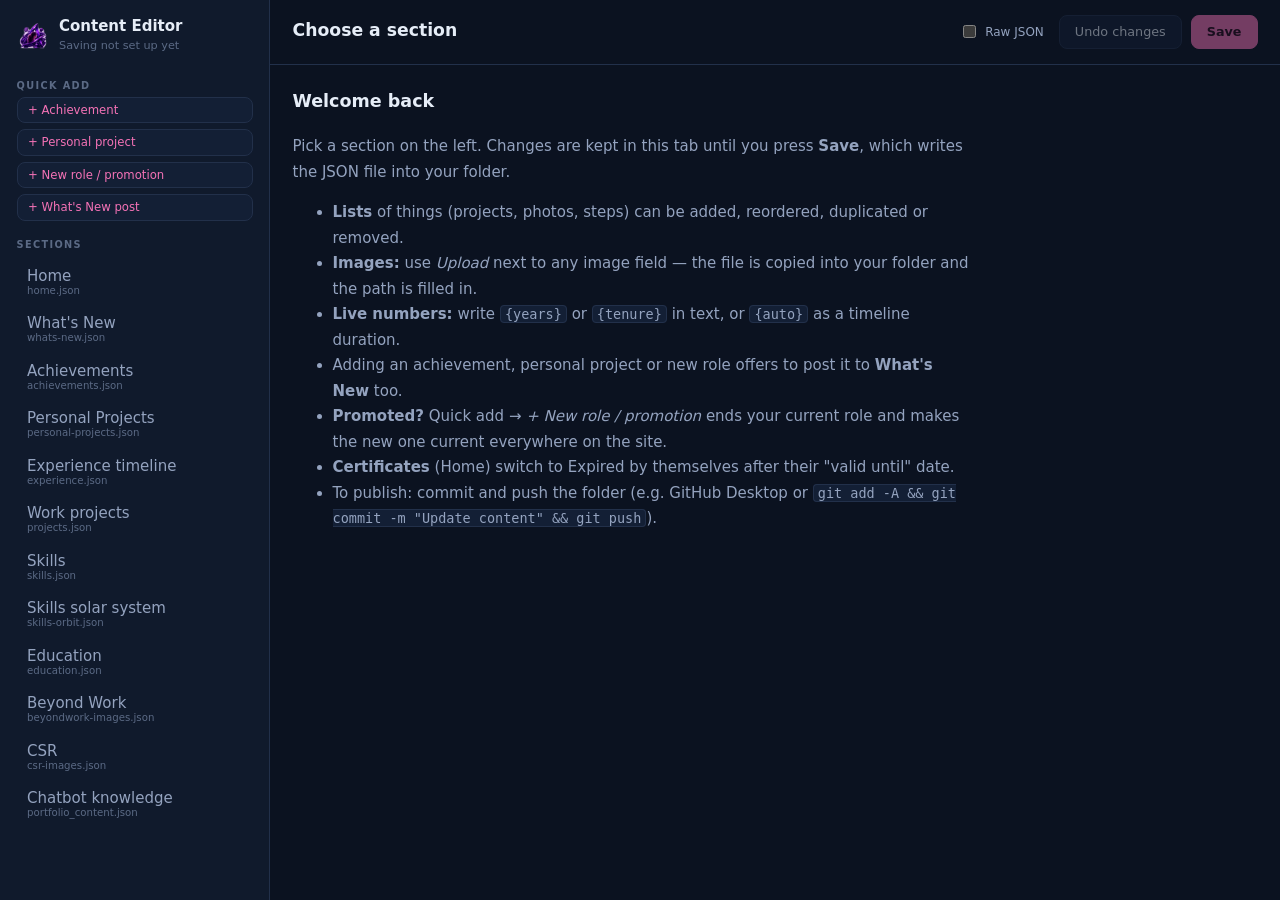
<file: admin/index.html>
<!DOCTYPE html>
<html lang="en">
<head>
  <meta charset="UTF-8" />
  <meta name="viewport" content="width=device-width, initial-scale=1.0" />
  <meta name="robots" content="noindex" />
  <title>Portfolio Content Editor</title>
  <link rel="icon" href="../Images/favicon.ico" />
  <link rel="stylesheet" href="admin.css" />
  <script>
    /* VS Code Live Server reloads any open page when a file in the folder
       changes — including every image and JSON file this editor saves, which
       would throw away unsaved edits ("Reload site?" pop-up). Live Server
       listens on a WebSocket ending in /ws; the editor simply doesn't connect. */
    (function () {
      var RealWS = window.WebSocket;
      if (!RealWS) return;
      function Quiet(url, protocols) {
        if (/\/ws\/?$/.test(String(url))) {
          return { readyState: 3, send: function () {}, close: function () {}, addEventListener: function () {}, removeEventListener: function () {} };
        }
        return protocols ? new RealWS(url, protocols) : new RealWS(url);
      }
      Quiet.prototype = RealWS.prototype;
      ['CONNECTING', 'OPEN', 'CLOSING', 'CLOSED'].forEach(function (k) { Quiet[k] = RealWS[k]; });
      window.WebSocket = Quiet;
    })();
  </script>
</head>
<body>

<!-- Start: pick the portfolio folder -->
<main class="start" id="start" hidden>
  <div class="start-card">
    <img src="../Images/logo-192.png" alt="" width="64" height="64" />
    <h1>Portfolio Content Editor</h1>
    <p>Edit every section of your site — text, lists and images — and save straight into your portfolio folder. Then commit and push to publish.</p>
    <button class="btn btn-primary" id="openFolder" type="button">Open my portfolio folder</button>
    <button class="btn" id="reopenFolder" type="button" hidden>Reopen <span id="lastFolder"></span></button>
    <p class="hint" id="startHint">Choose the folder that contains <code>index.html</code> and <code>JSON_Files</code>. Works in Chrome or Edge on a computer.</p>
    <p class="error" id="startError" hidden></p>
  </div>
</main>

<!-- Editor -->
<div class="app" id="app" hidden>
  <aside class="side">
    <div class="side-head">
      <img src="../Images/logo-192.png" alt="" width="32" height="32" />
      <div>
        <strong>Content Editor</strong>
        <span id="folderName"></span>
      </div>
    </div>
    <div class="quick">
      <span class="side-label">Quick add</span>
      <button class="btn btn-small" type="button" data-quick="achievement">+ Achievement</button>
      <button class="btn btn-small" type="button" data-quick="project">+ Personal project</button>
      <button class="btn btn-small" type="button" data-quick="role">+ New role / promotion</button>
      <button class="btn btn-small" type="button" data-quick="news">+ What's New post</button>
    </div>
    <span class="side-label">Sections</span>
    <nav class="files" id="fileList"></nav>
  </aside>

  <main class="main">
    <header class="bar">
      <div>
        <h2 id="fileTitle">Choose a section</h2>
        <p id="fileDesc"></p>
      </div>
      <div class="bar-actions">
        <label class="switch"><input type="checkbox" id="rawToggle" /> <span>Raw JSON</span></label>
        <button class="btn" id="revertBtn" type="button" disabled>Undo changes</button>
        <button class="btn btn-primary" id="saveBtn" type="button" disabled>Save</button>
      </div>
    </header>
    <div class="editor" id="editor">
      <div class="welcome">
        <h3>Welcome back</h3>
        <p>Pick a section on the left. Changes are kept in this tab until you press <strong>Save</strong>, which writes the JSON file into your folder.</p>
        <ul>
          <li><strong>Lists</strong> of things (projects, photos, steps) can be added, reordered, duplicated or removed.</li>
          <li><strong>Images:</strong> use <em>Upload</em> next to any image field — the file is copied into your folder and the path is filled in.</li>
          <li><strong>Live numbers:</strong> write <code>{years}</code> or <code>{tenure}</code> in text, or <code>{auto}</code> as a timeline duration.</li>
          <li>Adding an achievement, personal project or new role offers to post it to <strong>What's New</strong> too.</li>
          <li><strong>Promoted?</strong> Quick add → <em>+ New role / promotion</em> ends your current role and makes the new one current everywhere on the site.</li>
          <li><strong>Certificates</strong> (Home) switch to Expired by themselves after their "valid until" date.</li>
          <li>To publish: commit and push the folder (e.g. GitHub Desktop or <code>git add -A &amp;&amp; git commit -m "Update content" &amp;&amp; git push</code>).</li>
        </ul>
      </div>
    </div>
  </main>
</div>

<!-- What's New prompt -->
<dialog class="dialog" id="newsDialog">
  <form method="dialog" id="newsForm">
    <h3>Add this to What's New?</h3>
    <p class="hint">It will appear at the top of the What's New page and as the "New" link on your homepage.</p>
    <label>Title <input name="title" required /></label>
    <label>Short text <textarea name="text" rows="3"></textarea></label>
    <div class="row">
      <label>Date <input name="date" type="date" required /></label>
      <label>Type
        <select name="type">
          <option value="achievement">Achievement</option>
          <option value="project">Project</option>
          <option value="site">Website</option>
          <option value="skill">Skill</option>
          <option value="certification">Certification</option>
          <option value="role">Role</option>
          <option value="other">Other</option>
        </select>
      </label>
    </div>
    <label>Link <input name="link" list="sitePages" placeholder="Pick a page or paste a https:// address" /></label>
    <label>Image (optional) <input name="image" placeholder="Path to an image in your folder" /></label>
    <div class="dialog-actions">
      <button class="btn" value="skip" type="submit">Not now</button>
      <button class="btn btn-primary" value="add" type="submit">Add to What's New</button>
    </div>
  </form>
</dialog>

<div class="toast" id="toast" role="status" aria-live="polite" hidden></div>

<script src="admin.js"></script>
</body>
</html>
</file>
<file: CSS_Files/base.css>
:root {
      /* Theme: "Ocean pink" - deep navy, pink accent, violet second accent.
         --gold / --teal are the historic names of the main and second
         accent; every section reads them, so only these values change. */
      --bg:          #0b1220;
      --bg-raised:   #101a2c;
      --bg-card:     #131f35;
      --border:      #22304a;
      --border-soft: #1a2640;
      --text:        #e6edf7;
      --text-soft:   #94a3bf;
      --text-muted:  #5b6a85;
      --gold:        #f472b6;
      --gold-dim:    rgba(244,114,182,.12);
      --teal:        #a78bfa;
      --teal-dim:    rgba(167,139,250,.1);
      --accent-rgb:  244,114,182;
      --accent2-rgb: 167,139,250;
      --nav-bg:      rgba(11,18,32,0.92);
      --photo-shade: rgba(11,18,32,0.85);
      --project-hover: #111c30;
      --carousel-btn-bg: rgba(11,18,32,0.70);
      --modal-overlay: rgba(3,6,14,0.82);
      --canvas-text:  #e6edf7;
      --shadow-strong: rgba(0,0,0,0.6);
      --display:     'Space Grotesk', 'Inter', sans-serif;
      --body:        'Inter', sans-serif;
      --max:         1080px;
    }

    body.light-theme {
      --bg:          #fbf6f9;
      --bg-raised:   #ffffff;
      --bg-card:     #fefbfd;
      --border:      #ecdde6;
      --border-soft: #f4e9ef;
      --text:        #1c1726;
      --text-soft:   #5c5670;
      --text-muted:  #8f879e;
      --gold:        #be185d;
      --gold-dim:    rgba(190,24,93,.10);
      --teal:        #6d28d9;
      --teal-dim:    rgba(109,40,217,.08);
      --accent-rgb:  190,24,93;
      --accent2-rgb: 109,40,217;
      --nav-bg:      rgba(251,246,249,0.92);
      --photo-shade: rgba(251,246,249,0.82);
      --project-hover: #f8eef4;
      --carousel-btn-bg: rgba(255,255,255,0.78);
      --modal-overlay: rgba(28,23,38,0.55);
      --canvas-text:  #1c1726;
      --shadow-strong: rgba(60,20,45,0.18);
    }

    *, *::before, *::after { box-sizing: border-box; margin: 0; padding: 0; }

    /* html {
      overflow-x: hidden;
    } */

    body {
      font-family: var(--body);
      background: var(--bg);
      color: var(--text);
      line-height: 1.7;
      -webkit-font-smoothing: antialiased;
      transition: background .25s, color .25s;
      /* overflow-x: hidden; */
    }

    .wrap {
      max-width: var(--max);
      margin-inline: auto;
      padding-inline: clamp(1.25rem, 5vw, 3rem);
    }
</file>
<file: CSS_Files/navigation.css>
/* ── NAV ── */
    nav {
      position: sticky; top: 0; z-index: 100;
      background: var(--nav-bg);
      backdrop-filter: blur(16px);
      border-bottom: 1px solid var(--border);
    }
    nav .wrap {
      display: flex;
      align-items: center;
      justify-content: space-between;
      padding-block: 1.1rem;
      max-width: none;
      width: 100%;
      padding-inline: clamp(1.25rem, 4vw, 3rem);
    }
    .nav-logo {
      font-family: var(--display);
      font-size: 1.15rem;
      color: var(--text);
      text-decoration: none;
      letter-spacing: 0.01em;
      cursor: pointer;
    }
    .nav-logo em { color: var(--gold); font-style: normal; }
    .nav-actions {
      display: flex;
      align-items: center;
      gap: 1.25rem;
    }
    nav ul { list-style: none; display: flex; gap: 2.25rem; }
    nav a {
      font-size: 0.75rem;
      font-weight: 500;
      letter-spacing: .09em;
      text-transform: uppercase;
      color: var(--text-soft);
      text-decoration: none;
      transition: color .2s;
      cursor: pointer;
      background: none;
      border: none;
      padding: 0;
      font-family: var(--body);
    }
    nav a:hover, nav a.active { color: var(--gold); }
    .theme-toggle {
      position: relative;
      width: 82px;
      height: 42px;
      flex: 0 0 82px;
      border: 0;
      border-radius: 999px;
      background: none;
      cursor: pointer;
      overflow: hidden;
      padding: 0;
      box-shadow: inset 0 0 0 1px rgba(255,255,255,.18), 0 8px 18px rgba(0,0,0,.22);
      transition: transform .2s ease, box-shadow .2s ease;
    }
    .theme-toggle:hover {
      transform: translateY(-1px);
    }
    .theme-toggle:focus-visible {
      outline: 2px solid var(--gold);
      outline-offset: 3px;
    }
    .toggle-sky {
      position: absolute;
      inset: 0;
      border-radius: inherit;
      transition: opacity .35s ease;
    }
    .toggle-sky.dark {
      background:
        radial-gradient(circle at 58% 26%, rgba(255,255,255,.75) 0 1px, transparent 2px),
        radial-gradient(circle at 74% 38%, rgba(255,255,255,.65) 0 1.3px, transparent 2.4px),
        radial-gradient(circle at 66% 66%, rgba(255,255,255,.8) 0 1.2px, transparent 2.2px),
        linear-gradient(90deg, #7b28d8 0%, #34105f 48%, #141424 100%);
    }
    .toggle-sky.light {
      opacity: 0;
      background: linear-gradient(90deg, #1fc7ee 0%, #55d7f4 58%, #8be7f8 100%);
    }
    body.light-theme .toggle-sky.dark { opacity: 0; }
    body.light-theme .toggle-sky.light { opacity: 1; }
    .toggle-cloud {
      position: absolute;
      left: 18px;
      bottom: 11px;
      width: 25px;
      height: 8px;
      border-radius: 999px;
      background: #ffffff;
      box-shadow: 0 2px 4px rgba(35,104,140,.18);
      opacity: 0;
      transition: opacity .3s ease;
    }
    .toggle-cloud::before,
    .toggle-cloud::after {
      content: '';
      position: absolute;
      bottom: 2px;
      border-radius: 50%;
      background: #ffffff;
    }
    .toggle-cloud::before {
      left: 4px;
      width: 10px;
      height: 10px;
    }
    .toggle-cloud::after {
      right: 4px;
      width: 14px;
      height: 14px;
    }
    .toggle-cloud.small {
      left: 16px;
      top: 13px;
      width: 21px;
      height: 7px;
      transform: scale(.72);
    }
    body.light-theme .toggle-cloud { opacity: .95; }
    .toggle-orb {
      position: absolute;
      top: 5px;
      left: 5px;
      width: 32px;
      height: 32px;
      border-radius: 50%;
      background:
        radial-gradient(circle at 35% 35%, rgba(255,255,255,.96), rgba(255,255,244,.9) 45%, #eee9cc 100%);
      box-shadow: 0 2px 8px rgba(0,0,0,.2);
      transition: transform .35s ease, background .35s ease, box-shadow .35s ease;
    }
    .toggle-orb::before,
    .toggle-orb::after {
      content: '';
      position: absolute;
      border-radius: 50%;
      background: rgba(217,213,192,.34);
      transition: opacity .2s ease;
    }
    .toggle-orb::before {
      left: 8px;
      top: 10px;
      width: 7px;
      height: 7px;
    }
    .toggle-orb::after {
      right: 7px;
      bottom: 8px;
      width: 9px;
      height: 9px;
    }
    body.light-theme .toggle-orb {
      transform: translateX(40px);
      background: #ffdd2e;
      box-shadow: 0 0 0 6px rgba(255,235,77,.28), 0 2px 9px rgba(148,117,0,.25);
    }
    body.light-theme .toggle-orb::before,
    body.light-theme .toggle-orb::after {
      opacity: 0;
    }

    /* ── HAMBURGER (mobile) ── */
    .nav-hamburger {
      display: none;
      flex-direction: column;
      justify-content: center;
      align-items: center;
      gap: 5px;
      width: 40px;
      height: 40px;
      border: 0;
      background: none;
      cursor: pointer;
      padding: 0;
      flex: 0 0 auto;
      z-index: 210;
    }
    .nav-hamburger span {
      display: block;
      width: 22px;
      height: 2px;
      border-radius: 2px;
      background: var(--text);
      transition: transform .25s ease, opacity .2s ease;
    }
    .nav-hamburger[aria-expanded="true"] span:nth-child(1) {
      transform: translateY(7px) rotate(45deg);
    }
    .nav-hamburger[aria-expanded="true"] span:nth-child(2) {
      opacity: 0;
    }
    .nav-hamburger[aria-expanded="true"] span:nth-child(3) {
      transform: translateY(-7px) rotate(-45deg);
    }
</file>
<file: CSS_Files/hero.css>
/* ── PAGES ── */
    .page { display: none; }
    .page.active { display: block; }

    /* ── HERO ── */
    .hero {
      padding-block: clamp(4.5rem, 11vw, 8rem);
      border-bottom: 1px solid var(--border);
      position: relative;
      overflow: hidden;
    }
    .hero::after {
      content: '';
      position: absolute;
      top: -40%; right: -10%;
      width: 600px; height: 600px;
      border-radius: 50%;
      background: radial-gradient(circle, rgba(var(--accent-rgb),.07) 0%, transparent 65%);
      pointer-events: none;
    }
    .hero-grid {
      display: grid;
      grid-template-columns: 1fr auto;
      align-items: center;
      gap: 1.5rem;
    }
    .hero-photo-col {
      display: flex;
      flex-direction: column;
      align-items: flex-end;
      gap: 1.5rem;
    }
    .hero-photo-wrap {
      position: relative;
      width: 210px;
      height: 260px;
      border-radius: 12px;
      overflow: hidden;
      border: 1px solid var(--border);
      box-shadow: 0 8px 40px rgba(0,0,0,0.5);
    }
    .hero-photo-wrap::after {
      content: '';
      position: absolute;
      inset: 0;
      /* background:
        linear-gradient(to bottom, transparent 80%, var(--bg) 100%),
        linear-gradient(to left,   transparent 80%, var(--photo-shade) 100%); */
      border-radius: 12px;
      pointer-events: none;
      transition: opacity .4s;
    }
    .hero-photo-wrap:hover::after { opacity: 0.4; }
    .hero-photo {
      width: 100%;
      height: 100%;
      object-fit: cover;
      object-position: top center;
      display: block;
      filter: grayscale(20%);
      transition: filter .4s;
    }
    .hero-photo-wrap:hover .hero-photo { filter: grayscale(0%); opacity: 0; }
    .hero-photo-logo {
      position: absolute;
      inset: 0;
      width: 100%;
      height: 100%;
      object-fit: cover;
      object-position: center;
      background: var(--bg-card);
      opacity: 0;
      transition: opacity .4s ease;
      pointer-events: none;
    }
    .hero-photo-wrap:hover .hero-photo-logo { opacity: 1; }
    .hero-eyebrow {
      display: flex;
      align-items: center;
      gap: .75rem;
      font-size: 0.72rem;
      font-weight: 600;
      letter-spacing: .12em;
      text-transform: uppercase;
      color: var(--gold);
      margin-bottom: 1.5rem;
    }
    .hero-eyebrow span {
      display: block;
      width: 32px; height: 1px;
      background: var(--gold); opacity: .6;
    }
    h1 {
      font-family: var(--display);
      font-size: clamp(3rem, 8vw, 5.75rem);
      font-weight: 400;
      line-height: 1.0;
      letter-spacing: -0.01em;
      color: var(--text);
      margin-bottom: 1.5rem;
    }
    .hero-desc {
      font-size: 1rem;
      font-weight: 300;
      color: var(--text-soft);
      max-width: 500px;
      line-height: 1.8;
      margin-bottom: 2.25rem;
    }
    .cert-badge {
      display: inline-flex;
      align-items: center;
      gap: .7rem;
      border: 1px solid var(--border);
      background: var(--bg-raised);
      padding: .55rem 1.1rem .55rem .65rem;
      border-radius: 6px;
      font-size: 0.73rem;
      font-weight: 500;
      letter-spacing: .03em;
      color: var(--text-soft);
      cursor: pointer;
      transition: border-color .2s, background .2s, color .2s;
    }
    .cert-badge:hover {
      border-color: var(--teal);
      background: var(--teal-dim);
      color: var(--text);
    }
    .cert-badge .live {
      display: flex;
      align-items: center;
      gap: .4rem;
      background: var(--teal-dim);
      color: var(--teal);
      font-size: 0.65rem;
      font-weight: 600;
      letter-spacing: .07em;
      text-transform: uppercase;
      padding: .25rem .6rem;
      border-radius: 4px;
    }
    .cert-badge .live::before {
      content: '';
      display: block;
      width: 5px; height: 5px;
      border-radius: 50%;
      background: var(--teal);
      animation: blink 2s ease-in-out infinite;
    }
    @keyframes blink {
      0%,100% { opacity: 1; }
      50%      { opacity: .3; }
    }
    .hero-contact {
      display: flex;
      flex-direction: column;
      align-items: flex-end;
      gap: .8rem;
      padding-bottom: .25rem;
    }
    .hero-contact a {
      font-size: 0.82rem;
      color: var(--text-soft);
      text-decoration: none;
      transition: color .2s;
    }
    .hero-contact a:hover { color: var(--gold); }
    .contact-label {
      font-size: 0.62rem;
      font-weight: 600;
      letter-spacing: .1em;
      text-transform: uppercase;
      color: var(--text-muted);
      margin-bottom: .1rem;
    }
    .contact-item { text-align: right; }
</file>
<file: CSS_Files/section-common.css>
/* ── SECTION BASE ── */
    section { padding-block: clamp(3rem, 7vw, 5rem); border-bottom: 1px solid var(--border); }
    .section-header {
      display: flex;
      align-items: baseline;
      gap: 1rem;
      margin-bottom: 2.5rem;
    }
    .eyebrow {
      font-size: 0.68rem;
      font-weight: 600;
      letter-spacing: .13em;
      text-transform: uppercase;
      color: var(--gold);
      white-space: nowrap;
    }
    .eyebrow-rule { flex: 1; height: 1px; background: var(--border); }
    h2 {
      font-family: var(--display);
      font-size: clamp(1.6rem, 3.5vw, 2.4rem);
      font-weight: 400;
      letter-spacing: -0.01em;
      color: var(--text);
      margin-bottom: 1.75rem;
    }

    /* ── SUMMARY ── */
    .summary-text { font-size: 1rem; color: var(--text-soft); max-width: 680px; line-height: 1.85; }
</file>
<file: CSS_Files/skills.css>
/* ── SKILLS ── */
    /* ── SKILLS REDESIGN ── */
    .skills-intro {
      font-size: 0.9rem;
      color: var(--text-muted);
      margin-bottom: 2.5rem;
      letter-spacing: .04em;
    }
    .skills-grid {
      display: grid;
      grid-template-columns: repeat(3, 1fr);
      gap: 1.5rem;
    }
    .skill-card {
      position: relative;
      background: var(--bg-card);
      border: 1px solid var(--border);
      border-radius: 12px;
      padding: 1.75rem 1.6rem 1.6rem;
      overflow: hidden;
      transition: border-color .25s, transform .25s, box-shadow .25s;
      cursor: default;
    }
    .skill-card::before {
      content: '';
      position: absolute;
      inset: 0;
      background: linear-gradient(135deg, rgba(var(--accent-rgb),.04) 0%, transparent 60%);
      pointer-events: none;
      transition: opacity .3s;
      opacity: 0;
    }
    .skill-card:hover::before { opacity: 1; }
    .skill-card:hover {
      border-color: rgba(var(--accent-rgb),.35);
      transform: translateY(-3px);
      box-shadow: 0 12px 32px rgba(0,0,0,.35), 0 0 0 1px rgba(var(--accent-rgb),.1);
    }
    .skill-card:nth-child(3n+1):hover { border-color: rgba(var(--accent-rgb),.35); }
    .skill-card:nth-child(3n+2):hover { border-color: rgba(var(--accent2-rgb),.35); }
    .skill-card:nth-child(3n+2)::before {
      background: linear-gradient(135deg, rgba(var(--accent2-rgb),.04) 0%, transparent 60%);
    }
    .skill-card:nth-child(3n+2) .skill-accent { background: var(--teal); }
    .skill-card:nth-child(3n+2) .skill-card-label { color: var(--teal); }
    .skill-card:nth-child(3n+2) .skill-pill { border-color: rgba(var(--accent2-rgb),.2); color: rgba(var(--accent2-rgb),.8); }
    /* glyph backdrop */
    .skill-glyph {
      position: absolute;
      top: .85rem;
      right: 1rem;
      font-size: 3.2rem;
      line-height: 1;
      opacity: .055;
      user-select: none;
      pointer-events: none;
      font-family: var(--display);
      transition: opacity .3s;
    }
    .skill-card:hover .skill-glyph { opacity: .09; }
    /* accent bar */
    .skill-accent {
      width: 28px;
      height: 2px;
      background: var(--gold);
      border-radius: 2px;
      margin-bottom: 1rem;
    }
    .skill-card-label {
      font-size: 0.62rem;
      font-weight: 700;
      letter-spacing: .14em;
      text-transform: uppercase;
      color: var(--gold);
      margin-bottom: 1.1rem;
    }
    /* skill pills */
    .skill-pills {
      display: flex;
      flex-wrap: wrap;
      gap: .5rem;
    }
    .skill-pill {
      font-size: 0.75rem;
      font-weight: 500;
      color: rgba(var(--accent-rgb),.75);
      background: rgba(var(--accent-rgb),.06);
      border: 1px solid rgba(var(--accent-rgb),.18);
      padding: .3rem .75rem;
      border-radius: 20px;
      letter-spacing: .02em;
      transition: background .2s, border-color .2s, color .2s;
    }
    .skill-card:hover .skill-pill {
      background: rgba(var(--accent-rgb),.1);
      border-color: rgba(var(--accent-rgb),.3);
      color: rgba(var(--accent-rgb),.95);
    }
    .skill-card:nth-child(3n+2):hover .skill-pill {
      background: rgba(var(--accent2-rgb),.1);
      border-color: rgba(var(--accent2-rgb),.3);
      color: rgba(var(--accent2-rgb),.95);
    }
    @media (max-width: 700px) {
      .skills-grid { grid-template-columns: repeat(2, 1fr); }
    }
    @media (max-width: 440px) {
      .skills-grid { grid-template-columns: 1fr; }
    }
</file>
<file: CSS_Files/experience.css>
/* ── EXPERIENCE ── */
    .exp-company {
      display: flex;
      justify-content: space-between;
      align-items: flex-start;
      padding: 1.4rem 1.6rem;
      background: var(--bg-raised);
      border: 1px solid var(--border);
      border-radius: 8px 8px 0 0;
      border-bottom: 1px solid var(--border-soft);
      flex-wrap: wrap;
      gap: .75rem;
    }
    .exp-role { font-family: var(--display); font-size: 1.1rem; color: var(--text); }
    .exp-org  { font-size: 0.8rem; color: var(--text-muted); margin-top: .15rem; }
    .exp-period {
      font-size: 0.73rem;
      font-weight: 500;
      color: var(--text-muted);
      background: var(--bg-card);
      border: 1px solid var(--border);
      padding: .3rem .85rem;
      border-radius: 4px;
      white-space: nowrap;
    }
    .projects-wrap {
      border: 1px solid var(--border);
      border-top: none;
      border-radius: 0 0 8px 8px;
      overflow: hidden;
    }
    .project {
      padding: 1.6rem 1.7rem;
      background: var(--bg-card);
      border-bottom: 1px solid var(--border-soft);
      transition: background .2s;
    }
    .project:last-child { border-bottom: none; }
    .project:hover { background: var(--project-hover); }
    .project-tag {
      font-size: 0.63rem;
      font-weight: 600;
      letter-spacing: .12em;
      text-transform: uppercase;
      color: var(--teal);
      margin-bottom: .5rem;
    }
    .project h3 {
      font-family: var(--display);
      font-size: 1.05rem;
      font-weight: 400;
      color: var(--text);
      margin-bottom: 1rem;
    }
    .project ul { padding-left: 1rem; display: flex; flex-direction: column; gap: .45rem; }
    .project li { font-size: 0.85rem; color: var(--text-soft); }


    /* ── PERSONAL PROJECTS (below the work projects) ── */
    .personal-projects { margin-top: 3.5rem; }
    .personal-intro {
      font-size: 0.9rem;
      color: var(--text-soft);
      max-width: 60ch;
      margin: -.25rem 0 1.5rem;
    }
    .personal-grid {
      display: grid;
      grid-template-columns: repeat(2, minmax(0, 1fr));
      gap: 1.25rem;
    }
    .personal-card {
      display: flex;
      flex-direction: column;
      padding: 1.6rem 1.7rem;
      background: var(--bg-card);
      border: 1px solid var(--border);
      border-radius: 8px;
      transition: border-color .2s, transform .2s, background .2s;
    }
    .personal-card:hover { border-color: var(--gold); transform: translateY(-2px); }
    .personal-card h3 {
      font-family: var(--display);
      font-size: 1.25rem;
      font-weight: 400;
      color: var(--text);
      margin-bottom: .5rem;
    }
    .personal-summary {
      font-size: 0.88rem;
      color: var(--text);
      margin-bottom: 1rem;
    }
    .personal-card ul {
      padding-left: 1rem;
      display: flex;
      flex-direction: column;
      gap: .45rem;
      margin-bottom: 1.1rem;
    }
    .personal-card li { font-size: 0.83rem; color: var(--text-soft); }
    .personal-card .skill-pills { margin-bottom: 1.2rem; }
    .personal-links { display: flex; gap: .75rem; flex-wrap: wrap; margin-top: auto; }
    .personal-link {
      font-size: 0.75rem;
      font-weight: 600;
      letter-spacing: .08em;
      text-transform: uppercase;
      color: var(--gold);
      text-decoration: none;
      border: 1px solid var(--gold);
      border-radius: 4px;
      padding: .45rem .9rem;
      transition: background .2s, color .2s;
    }
    .personal-link:hover { background: var(--gold); color: var(--bg); }
    @media (max-width: 760px) {
      .personal-grid { grid-template-columns: 1fr; }
    }
</file>
<file: CSS_Files/certifications.css>
/* ── CERTIFICATIONS ── */
    .cert-row {
      display: flex;
      align-items: center;
      justify-content: space-between;
      flex-wrap: wrap;
      gap: 1.25rem;
      padding: 1.75rem 2rem;
      background: var(--bg-card);
      border: 1px solid var(--border);
      border-radius: 8px;
      cursor: pointer;
      transition: border-color .2s, background .2s;
    }
    .cert-row:hover { border-color: var(--gold); background: var(--gold-dim); }
    .cert-name { font-family: var(--display); font-size: 1.1rem; color: var(--text); }
    .cert-row-hint {
      font-size: 0.7rem;
      color: var(--text-muted);
      margin-top: .3rem;
      display: flex;
      align-items: center;
      gap: .4rem;
    }
    .cert-meta { display: flex; gap: 2rem; flex-wrap: wrap; align-items: center; }
    .cert-date-block { text-align: center; }
    .cert-date-label {
      font-size: 0.62rem;
      font-weight: 600;
      letter-spacing: .1em;
      text-transform: uppercase;
      color: var(--text-muted);
      margin-bottom: .15rem;
    }
    .cert-date-val { font-size: 0.88rem; color: var(--text-soft); }
    .status-active {
      display: inline-flex;
      align-items: center;
      gap: .45rem;
      background: var(--teal-dim);
      color: var(--teal);
      font-size: 0.7rem;
      font-weight: 600;
      letter-spacing: .07em;
      text-transform: uppercase;
      padding: .35rem .8rem;
      border-radius: 4px;
      border: 1px solid rgba(var(--accent2-rgb),.2);
    }
    .status-active::before {
      content: '';
      width: 5px; height: 5px;
      border-radius: 50%;
      background: var(--teal);
      animation: blink 2s ease-in-out infinite;
    }


    /* Several certificates + automatic Expired state */
    .cert-list { display: flex; flex-direction: column; gap: .75rem; }
    .cert-row.is-expired { opacity: .75; }
    .cert-row.is-expired .status-active { color: var(--text-muted); background: var(--bg-raised); border-color: var(--border); }
    .cert-row.is-expired .status-active::before { background: var(--text-muted); animation: none; }
    .cert-badge.is-expired .live { color: var(--text-muted); background: var(--bg-card); }
    .cert-badge.is-expired .live::before { background: var(--text-muted); animation: none; }
    .id-status.is-expired .id-dot { background: var(--text-muted); box-shadow: none; }
</file>
<file: CSS_Files/education.css>
/* ── EDUCATION ── */
    .edu-card {
      display: flex;
      align-items: flex-start;
      justify-content: space-between;
      flex-wrap: wrap;
      gap: 1.5rem;
      padding: 1.75rem 2rem;
      background: var(--bg-card);
      border: 1px solid var(--border);
      border-radius: 8px;
    }
    .edu-degree { font-family: var(--display); font-size: 1.1rem; color: var(--text); }
    .edu-school { font-size: 0.82rem; color: var(--text-muted); margin-top: .25rem; }
    .edu-honour { font-size: 0.78rem; color: var(--teal); font-weight: 500; margin-top: .3rem; }
    .edu-docs { display: flex; gap: .75rem; margin-top: 1.1rem; flex-wrap: wrap; }
    .edu-doc-btn {
      display: inline-flex;
      align-items: center;
      gap: .5rem;
      font-family: var(--body);
      font-size: 0.72rem;
      font-weight: 600;
      letter-spacing: .05em;
      text-transform: uppercase;
      color: var(--text-soft);
      background: var(--bg-raised);
      border: 1px solid var(--border);
      padding: .45rem .9rem;
      border-radius: 5px;
      cursor: pointer;
      transition: border-color .2s, color .2s, background .2s;
    }
    .edu-doc-btn:hover { border-color: var(--gold); color: var(--gold); background: var(--gold-dim); }
    .edu-stats { display: flex; gap: 2rem; }
    .edu-stat { text-align: right; }
    .edu-stat-val {
      font-family: var(--display);
      font-size: 1.75rem;
      color: var(--gold);
      line-height: 1;
    }
    .edu-stat-label {
      font-size: 0.62rem;
      font-weight: 600;
      letter-spacing: .1em;
      text-transform: uppercase;
      color: var(--text-muted);
      margin-top: .2rem;
    }
</file>
<file: CSS_Files/carousel.css>
/* ── CAROUSEL ── */
    .hobby-selector {
      display: flex;
      flex-wrap: wrap;
      gap: .7rem;
      margin: 1.2rem 0 1.4rem;
    }
    .hobby-chip {
      border: 1px solid var(--border);
      background: var(--bg-card);
      color: var(--text);
      padding: .65rem 1rem;
      border-radius: 999px;
      cursor: pointer;
      font-size: .95rem;
      transition: all .2s ease;
    }
    .hobby-chip.active {
      background: var(--gold-dim);
      border-color: var(--gold);
      color: var(--gold);
    }
    .beyond-work-gallery {
      display: none;
    }
    .beyond-work-gallery.active {
      display: block;
    }
    .carousel-section-title {
      font-family: var(--display);
      font-size: clamp(1.3rem, 3vw, 1.8rem);
      font-weight: 400;
      color: var(--text);
      margin-top: 3rem;
      margin-bottom: 1.25rem;
    }
    .carousel-wrap {
      position: relative;
      border-radius: 12px;
      overflow: hidden;
      box-shadow:
        0 0 0 1px rgba(255,255,255,0.07),
        0 0 24px 4px rgba(255,255,255,0.05);
      transition: box-shadow 0.3s;
      background: var(--bg-card);
    }
    .carousel-wrap:hover {
      box-shadow:
        0 0 0 1px rgba(255,255,255,0.13),
        0 0 36px 8px rgba(255,255,255,0.09);
    }
    .carousel-viewport {
      overflow: hidden;
      width: 100%;
      box-sizing: border-box;
      padding-inline: 48px;
      background: var(--bg-card);
    }
    .carousel-track {
      display: flex;
      will-change: transform;
    }
    .carousel-viewport img {
      min-width: 100%;
      width: 100%;
      flex-shrink: 0;
      max-height: 480px;
      object-fit: contain;
      display: block;
      background: var(--bg-card);
      user-select: none;
      pointer-events: none;
    }
    .carousel-btn {
      position: absolute;
      top: 50%;
      transform: translateY(-50%);
      z-index: 10;
      background: var(--carousel-btn-bg);
      border: 1px solid rgba(255,255,255,0.14);
      color: var(--text);
      width: 40px; height: 40px;
      border-radius: 50%;
      cursor: pointer;
      display: flex;
      align-items: center;
      justify-content: center;
      transition: background 0.2s, border-color 0.2s, transform 0.2s;
      backdrop-filter: blur(8px);
      padding: 0;
    }
    .carousel-btn:hover {
      background: rgba(255,255,255,0.15);
      border-color: rgba(255,255,255,0.35);
      transform: translateY(-50%) scale(1.08);
    }
    .carousel-btn.prev { left: 8px; }
    .carousel-btn.next { right: 8px; }
    .carousel-dots {
      display: flex;
      justify-content: center;
      gap: 6px;
      padding: 10px 0 12px;
      background: var(--bg-card);
    }
    .carousel-dot {
      width: 7px; height: 7px;
      border-radius: 50%;
      background: var(--border);
      border: none;
      cursor: pointer;
      padding: 0;
      transition: background 0.2s, transform 0.2s;
    }
    .carousel-dot.active {
      background: var(--gold);
      transform: scale(1.25);
    }
</file>
<file: CSS_Files/csr.css>
/* ── CSR COVERFLOW ── */
    .csr-stage {
      position: relative;
      height: clamp(300px, 46vw, 440px);
      margin: 2.5rem 0 1.5rem;
      perspective: 1700px;
      display: flex;
      align-items: center;
      justify-content: center;
      overflow: hidden;
    }
    .csr-track {
      position: relative;
      width: 100%;
      height: 100%;
    }
    .csr-slide {
      position: absolute;
      top: 50%;
      left: 50%;
      width: clamp(190px, 30vw, 330px);
      height: clamp(230px, 34vw, 360px);
      border-radius: 10px;
      overflow: hidden;
      background: var(--bg-card);
      border: 1px solid var(--border);
      box-shadow: 0 20px 45px var(--shadow-strong);
      cursor: pointer;
      transition: transform .55s cubic-bezier(.25,.75,.35,1), opacity .55s ease;
      will-change: transform, opacity;
    }
    .csr-slide img {
      width: 100%;
      height: 100%;
      object-fit: cover;
      display: block;
      user-select: none;
      pointer-events: none;
    }
    .csr-slide.is-center { cursor: default; }
    .csr-btn {
      position: absolute;
      top: 50%;
      transform: translateY(-50%);
      z-index: 20;
      background: var(--carousel-btn-bg);
      border: 1px solid rgba(255,255,255,0.14);
      color: var(--text);
      width: 42px; height: 42px;
      border-radius: 50%;
      cursor: pointer;
      display: flex;
      align-items: center;
      justify-content: center;
      transition: background 0.2s, border-color 0.2s, transform 0.2s;
      backdrop-filter: blur(8px);
      padding: 0;
    }
    .csr-btn:hover {
      background: rgba(255,255,255,0.15);
      border-color: rgba(255,255,255,0.35);
      transform: translateY(-50%) scale(1.08);
    }
    .csr-btn.prev { left: 0; }
    .csr-btn.next { right: 0; }
    @media (max-width: 640px) {
      .csr-btn.prev { left: -6px; }
      .csr-btn.next { right: -6px; }
    }
    .csr-caption {
      text-align: center;
      max-width: 640px;
      margin-inline: auto;
    }
    .csr-caption-title {
      font-family: var(--display);
      font-size: clamp(1.05rem, 2.4vw, 1.35rem);
      font-weight: 400;
      color: var(--text);
      margin-bottom: .5rem;
      transition: opacity .25s ease;
    }
    .csr-caption-desc {
      color: var(--text-soft);
      font-size: .95rem;
      line-height: 1.7;
      transition: opacity .25s ease;
    }
    .csr-dots {
      display: flex;
      justify-content: center;
      gap: 6px;
      margin-top: 1.6rem;
    }
    .csr-dot {
      width: 7px; height: 7px;
      border-radius: 50%;
      background: var(--border);
      border: none;
      cursor: pointer;
      padding: 0;
      transition: background 0.2s, transform 0.2s;
    }
    .csr-dot.active {
      background: var(--gold);
      transform: scale(1.25);
    }
</file>
<file: CSS_Files/stick-story.css>
/* ── STICK STORY (day-in-the-life hero strip) ── */
    .stick-story-layer {
      position: relative;
      width: 100%;
      margin-top: clamp(2.5rem, 6vw, 4rem);
      background: var(--bg);
      overflow: hidden;
      transition: background .25s;
    }
    #stickStoryCanvas {
      display: block;
      width: 100%;
    }
</file>
<file: CSS_Files/footer.css>
/* ── FOOTER ── */
    footer { padding-block: 2.5rem; text-align: center; }
    footer p { font-size: 0.75rem; color: var(--text-muted); }
    footer a { color: var(--text-muted); text-decoration: none; }
    footer a:hover { color: var(--gold); }
</file>
<file: CSS_Files/modal.css>
/* ── MODAL ── */
    .modal-overlay {
      display: none;
      position: fixed;
      inset: 0;
      z-index: 999;
      background: var(--modal-overlay);
      backdrop-filter: blur(6px);
      align-items: center;
      justify-content: center;
      padding: 1.5rem;
    }
    .modal-overlay.open { display: flex; }
    .modal-box {
      background: var(--bg-raised);
      border: 1px solid var(--border);
      border-radius: 10px;
      width: 100%;
      max-width: 860px;
      max-height: 90vh;
      display: flex;
      flex-direction: column;
      overflow: hidden;
      box-shadow: 0 24px 80px var(--shadow-strong);
    }
    .modal-header {
      display: flex;
      align-items: center;
      justify-content: space-between;
      padding: 1rem 1.4rem;
      border-bottom: 1px solid var(--border);
      flex-shrink: 0;
    }
    .modal-title { font-family: var(--display); font-size: 1rem; color: var(--text); }
    .modal-close {
      background: none;
      border: none;
      color: var(--text-soft);
      font-size: 1.4rem;
      cursor: pointer;
      padding: .2rem .5rem;
      border-radius: 4px;
      line-height: 1;
      transition: color .2s, background .2s;
    }
    .modal-close:hover { color: var(--text); background: var(--border); }
    .modal-body { flex: 1; overflow: hidden; position: relative; }
    .modal-body iframe {
      width: 100%;
      height: 100%;
      min-height: 65vh;
      border: none;
      display: block;
    }
    .modal-placeholder {
      display: flex;
      flex-direction: column;
      align-items: center;
      justify-content: center;
      gap: 1rem;
      padding: 3rem;
      height: 65vh;
      color: var(--text-soft);
      text-align: center;
    }
    .modal-placeholder svg { opacity: .25; margin-bottom: .5rem; }
    .modal-placeholder p { font-size: 0.9rem; line-height: 1.8; max-width: 380px; }
    .modal-placeholder strong { color: var(--gold); }


    /* ── Document viewer (images + themed PDF) ── */
    .modal-box.is-pdf { max-width: 980px; height: 90vh; }
    .doc-image { padding: 20px; text-align: center; overflow: auto; max-height: calc(90vh - 70px); }
    .doc-image img { max-width: 100%; max-height: 75vh; border-radius: 8px; box-shadow: 0 12px 40px var(--shadow-strong); }
    .doc-btn {
      display: inline-flex; align-items: center; gap: .4rem;
      padding: .5rem 1rem; border-radius: 6px;
      border: 1px solid var(--gold); color: var(--gold);
      font-size: .8rem; font-weight: 600; text-decoration: none;
      transition: background .2s, color .2s;
    }
    .doc-btn:hover { background: var(--gold); color: var(--bg); }

    .pdfv { display: flex; flex-direction: column; height: 100%; }
    .pdfv-bar {
      display: flex; align-items: center; justify-content: space-between; gap: .75rem; flex-wrap: wrap;
      padding: .6rem 1rem;
      border-bottom: 1px solid var(--border);
      background: var(--bg-card);
      font-size: .78rem; color: var(--text-soft);
    }
    .pdfv-group { display: inline-flex; align-items: center; gap: .45rem; }
    .pdfv-btn {
      min-width: 30px; height: 30px; padding: 0 .5rem;
      border-radius: 6px; border: 1px solid var(--border);
      background: var(--bg-raised); color: var(--text);
      font: inherit; font-size: .95rem; cursor: pointer;
    }
    .pdfv-btn.pdfv-text { font-size: .75rem; font-weight: 600; }
    .pdfv-btn:hover { border-color: var(--gold); color: var(--gold); }
    .pdfv-zoom { min-width: 42px; text-align: center; font-variant-numeric: tabular-nums; }
    .pdfv-switch { display: inline-flex; border: 1px solid var(--border); border-radius: 999px; overflow: hidden; }
    .pdfv-switch button { border: 0; background: transparent; color: var(--text-soft); font: inherit; font-size: .72rem; font-weight: 600; padding: .35rem .8rem; cursor: pointer; }
    .pdfv-switch button.on { background: var(--gold); color: var(--bg); }
    .pdfv-dl { padding: .4rem .9rem; }
    .pdfv-scroll {
      flex: 1; overflow: auto;
      padding: 20px;
      background:
        radial-gradient(circle at 15% 0%, rgba(var(--accent-rgb), .10), transparent 45%),
        radial-gradient(circle at 85% 100%, rgba(var(--accent2-rgb), .10), transparent 45%),
        var(--bg);
    }
    .pdfv-pagesbox { display: flex; flex-direction: column; align-items: center; gap: 18px; }
    .pdfv-page {
      display: block; background: #fff;
      border-radius: 6px;
      box-shadow: 0 0 0 1px var(--border), 0 18px 46px var(--shadow-strong);
    }
    /* "Themed": dark pages with light text in dark mode, colours kept */
    body:not(.light-theme) .pdfv.is-themed .pdfv-page { filter: invert(.9) hue-rotate(180deg) contrast(.92) brightness(1.05); }
    body.light-theme .pdfv.is-themed .pdfv-page { box-shadow: 0 0 0 2px rgba(var(--accent-rgb), .35), 0 18px 46px var(--shadow-strong); }
    @media (max-width: 640px) {
      .modal-overlay { padding: .5rem; }
      .modal-box.is-pdf { height: 94vh; }
      .pdfv-scroll { padding: 10px; }
      .pdfv-bar { padding: .5rem .6rem; }
    }
</file>
<file: CSS_Files/responsive.css>
/* ── RESPONSIVE ── */

    /* Hamburger nav kicks in once the full link row no longer fits comfortably */
    @media (max-width: 1220px) {
      .nav-hamburger { display: flex; }

      nav .wrap { position: relative; }

      .nav-actions {
        position: absolute;
        top: 100%;
        left: 0;
        right: 0;
        flex-direction: column;
        align-items: stretch;
        gap: 0;
        width: 100%;
        max-height: 0;
        overflow: hidden;
        opacity: 0;
        background: var(--nav-bg);
        backdrop-filter: blur(16px);
        border-bottom: 1px solid var(--border);
        box-shadow: 0 16px 30px rgba(0,0,0,.18);
        transition: max-height .3s ease, opacity .25s ease;
      }
      .nav-actions.open {
        max-height: 80vh;
        opacity: 1;
        overflow-y: auto;
      }
      nav ul {
        flex-direction: column;
        gap: 0;
        width: 100%;
      }
      nav ul li { width: 100%; border-bottom: 1px solid var(--border-soft); }
      nav ul li:last-child { border-bottom: none; }
      nav a {
        display: block;
        padding: 1rem clamp(1.25rem, 4vw, 3rem);
      }
      .theme-toggle {
        flex: 0 0 auto;
        width: 82px;
        height: 42px;
        margin: 1.1rem clamp(1.25rem, 4vw, 3rem) 1.4rem;
      }
    }

    @media (max-width: 640px) {
      .hero-grid    { grid-template-columns: 1fr; }
      .hero-photo-col { align-items: center; flex-direction: column; gap: 1.25rem; }
      .hero-photo-wrap { width: 160px; height: 200px; }
      .hero-contact { align-items: center; }
      .contact-item { text-align: center; }
      .edu-stat     { text-align: left; }
      .modal-box    { max-height: 95vh; }
    }

    @media (max-width: 400px) {
      .theme-toggle { flex: 0 0 auto; width: 74px; height: 38px; }
      .toggle-orb { width: 29px; height: 29px; top: 4.5px; left: 4.5px; }
      body.light-theme .toggle-orb { transform: translateX(36px); }
      .carousel-viewport { padding-inline: 38px; }
      .carousel-btn { width: 32px; height: 32px; }
      .carousel-btn.prev { left: 4px; }
      .carousel-btn.next { right: 4px; }
    }

    @media (prefers-reduced-motion: reduce) {
      * { animation: none !important; transition: none !important; }
    }

    /* ── Phones and small tablets: nothing may be wider than the screen ── */
    .hero-grid > * { min-width: 0; }          /* a long one-line link can't stretch the column */
    .hero-latest { max-width: 100%; }
    html, body { overflow-x: clip; }
    @media (max-width: 640px) {
      nav .wrap { padding-inline: 1.25rem 1.5rem; }   /* logo flush left, menu button a little in from the edge */
      nav .wrap a.nav-logo { font-size: 1.05rem; margin-right: 1rem; }
      .nav-logo-mark { height: 34px; width: 34px; }
      .hero-desc { font-size: .95rem; }
      .cert-badge { max-width: 100%; }
      .hero-latest { font-size: .72rem; }
      .hero-photo-col { justify-self: stretch; align-items: center; }
      .id-scene { margin-inline: auto; }
    }
    @media (max-width: 380px) {
      nav .wrap a.nav-logo { font-size: .95rem; margin-right: .5rem; }
      .nav-logo-mark { height: 30px; width: 30px; margin-right: 6px; }
      .nav-hamburger { margin-right: 4px; }
    }

    /* The name gives way to the menu button, even with enlarged phone text. */
    nav .wrap { display: flex; align-items: center; justify-content: space-between; }
    nav .wrap a.nav-logo { min-width: 0; flex: 0 1 auto; }
    .nav-logo-text { min-width: 0; overflow: hidden; text-overflow: ellipsis; white-space: nowrap; }
    .nav-hamburger, .theme-toggle { flex-shrink: 0; }
    @media (max-width: 640px) {
      nav .wrap a.nav-logo { font-size: min(1.05rem, 4.6vw); }
    }
    @media (max-width: 380px) {
      nav .wrap a.nav-logo { font-size: min(.95rem, 4.4vw); }
    }

    /* The mobile menu's link padding must not apply to the logo. */
    nav .wrap > a.nav-logo { padding: 0; flex: 0 1 auto; min-width: 0; }
    @media (max-width: 1220px) {
      nav .wrap > a.nav-logo { margin-right: .75rem; }
    }
    @media (max-width: 640px) { .exp-period { white-space: normal; } }
    @media (max-width: 640px) { h1 { font-size: min(3rem, 13vw); overflow-wrap: anywhere; } }
</file>
<file: CSS_Files/timeline.css>
/* ── TIMELINE (YearExperience page) ── */
    .tl-eyebrow-dot {
      display: inline-block;
      width: 6px; height: 6px;
      border-radius: 50%;
      background: var(--gold);
      margin-right: .5rem;
      vertical-align: middle;
    }
    .tl-title {
      font-family: var(--display);
      font-size: clamp(2rem, 5vw, 3rem);
      font-weight: 400;
      color: var(--text);
      margin: .6rem 0 1rem;
      letter-spacing: -0.01em;
    }
    .tl-title span { color: var(--gold); }
    .tl-subtitle {
      font-size: 0.95rem;
      color: var(--text-soft);
      max-width: 560px;
      line-height: 1.8;
      margin-bottom: 3rem;
    }
    .tl-list { position: relative; }
    .tl-item {
      display: grid;
      grid-template-columns: 128px 32px 1fr;
      column-gap: 1.25rem;
      position: relative;
    }
    .tl-item:not(:last-child) { padding-bottom: 2.25rem; }
    .tl-when {
      padding-top: .35rem;
      text-align: right;
    }
    .tl-period {
      font-size: 0.78rem;
      font-weight: 500;
      color: var(--text-soft);
      line-height: 1.5;
    }
    .tl-current-badge {
      display: inline-block;
      margin-top: .4rem;
      font-size: 0.65rem;
      font-weight: 600;
      letter-spacing: .04em;
      text-transform: uppercase;
      color: var(--bg);
      background: var(--gold);
      padding: .22rem .55rem;
      border-radius: 20px;
    }
    body.light-theme .tl-current-badge { color: #fff; }
    .tl-track {
      display: flex;
      flex-direction: column;
      align-items: center;
    }
    .tl-dot {
      width: 14px; height: 14px;
      border-radius: 50%;
      background: var(--bg-card);
      border: 2px solid var(--text-muted);
      margin-top: .38rem;
      flex: 0 0 auto;
      z-index: 2;
    }
    .tl-item.is-current .tl-dot {
      width: 18px; height: 18px;
      margin-top: .3rem;
      border: none;
      background: var(--gold);
      box-shadow: 0 0 0 5px var(--gold-dim), 0 0 16px rgba(var(--accent-rgb),.55);
    }
    .tl-line {
      width: 1px;
      flex: 1;
      background: var(--border);
      margin-top: .25rem;
    }
    .tl-card {
      display: flex;
      gap: 1.1rem;
      background: var(--bg-card);
      border: 1px solid var(--border);
      border-radius: 14px;
      padding: 1.5rem 1.6rem;
      transition: border-color .2s, background .2s;
    }
    .tl-item.is-current .tl-card {
      border-color: rgba(var(--accent-rgb),.35);
      background: var(--gold-dim);
    }
    .tl-card:hover { border-color: var(--gold); }
    .tl-icon {
      flex: 0 0 46px;
      width: 46px; height: 46px;
      border-radius: 50%;
      background: var(--bg-raised);
      border: 1px solid var(--border-soft);
      display: flex;
      align-items: center;
      justify-content: center;
      color: var(--gold);
    }
    .tl-icon svg { width: 20px; height: 20px; }
    .tl-body { flex: 1; min-width: 0; }
    .tl-role-row {
      display: flex;
      align-items: flex-start;
      justify-content: space-between;
      gap: .75rem;
    }
    .tl-role {
      font-family: var(--display);
      font-size: 1.12rem;
      color: var(--text);
      font-weight: 400;
    }
    .tl-company {
      font-size: 0.82rem;
      color: var(--gold);
      margin-top: .15rem;
    }
    .tl-loc {
      font-size: 0.75rem;
      color: var(--text-muted);
      margin-top: .2rem;
    }
    .tl-desc {
      font-size: 0.85rem;
      color: var(--text-soft);
      line-height: 1.75;
      margin: .85rem 0 1rem;
    }
    .tl-arrow {
      flex: 0 0 auto;
      color: var(--text-muted);
      transition: color .2s, transform .2s;
    }
    .tl-card:hover .tl-arrow { color: var(--gold); transform: translate(2px,-2px); }
    .tl-stats {
      margin-top: 3rem;
      display: grid;
      grid-template-columns: repeat(4, 1fr);
      gap: 1.5rem;
      background: var(--bg-card);
      border: 1px solid var(--border);
      border-radius: 16px;
      padding: 1.75rem 1.5rem;
    }
    .tl-stat { text-align: center; }
    .tl-stat-icon {
      width: 26px; height: 26px;
      margin: 0 auto .6rem;
      color: var(--gold);
    }
    .tl-stat-icon svg { width: 100%; height: 100%; }
    .tl-stat-value {
      font-family: var(--display);
      font-size: 1.6rem;
      color: var(--text);
    }
    .tl-stat-label {
      font-size: 0.72rem;
      color: var(--text-muted);
      margin-top: .3rem;
    }
    @media (max-width: 700px) {
      .tl-item { grid-template-columns: 28px 1fr; }
      .tl-when { display: none; }
      .tl-card { flex-direction: column; }
      .tl-stats { grid-template-columns: repeat(2, 1fr); }
    }
</file>
<file: CSS_Files/beyondwork.css>
/* Beyond Work two-column layout */
.beyond-work-grid { display: grid; grid-template-columns: 220px 1fr; gap: 24px; align-items: start; }
.beyond-work-nav {
  background: transparent;
  border-right: 1px solid var(--border);
  padding-right: 4px;
  position: sticky;
  top: 100px;
  align-self: start;
}
.beyond-work-nav ul { list-style: none; padding: 0; margin: 0; }
.beyond-work-nav li { margin-bottom: 4px; }
.hobby-item {
  display: flex;
  align-items: center;
  gap: 12px;
  width: 100%;
  text-align: left;
  padding: 12px 14px;
  border-radius: 8px;
  background: transparent;
  border: none;
  cursor: pointer;
  font-family: var(--body);
  font-weight: 500;
  font-size: 0.92rem;
  color: var(--text-soft);
  position: relative;
  transition: color .2s, background .2s;
}
.hobby-item .hobby-icon {
  flex: 0 0 22px;
  width: 22px;
  height: 22px;
  color: var(--text-muted);
  transition: color .2s;
}
.hobby-item .hobby-icon svg { width: 100%; height: 100%; display: block; }
.hobby-item .hobby-label { flex: 1; }
.hobby-item:hover { color: var(--text); background: var(--project-hover); }
.hobby-item:hover .hobby-icon { color: var(--text-soft); }
.hobby-item.active { color: var(--gold); background: var(--gold-dim); }
.hobby-item.active .hobby-icon { color: var(--gold); }
.hobby-item.active::after {
  content: '';
  position: absolute;
  right: -5px;
  top: 6px;
  bottom: 6px;
  width: 3px;
  border-radius: 2px;
  background: var(--gold);
}
.beyond-work-display { min-height: 320px; }
.beyond-work-intro { margin-bottom: 12px; }
.beyond-work-gallery { display: none; }
.beyond-work-gallery.active { display: block; }
.hobby-header { text-align: center; margin-bottom: 24px; }
.hobby-header .hobby-icon-lg {
  display: block;
  width: 64px;
  height: 64px;
  margin: 0 auto 14px;
  color: var(--gold);
}
.hobby-header .hobby-icon-lg svg { width: 100%; height: 100%; }
.hobby-header h3 {
  font-family: var(--display);
  font-size: 1.7rem;
  font-weight: 400;
  color: var(--gold);
  margin-bottom: 10px;
  letter-spacing: 0.01em;
}
.hobby-header p {
  color: var(--text-soft);
  max-width: 540px;
  margin: 0 auto;
  font-size: 0.95rem;
  line-height: 1.7;
}

/* Sidebar list becomes a horizontal scrollable bar on narrow screens */
@media (max-width: 780px) {
  .beyond-work-grid { grid-template-columns: 1fr; gap: 4px; }
  .beyond-work-nav {
    border-right: none;
    border-bottom: 1px solid var(--border);
    padding-right: 0;
    padding-bottom: .5rem;
    margin-bottom: 1.25rem;
    position: static;
    top: auto;
    min-width: 0;
  }
  .beyond-work-nav ul {
    display: flex;
    gap: .5rem;
    overflow-x: auto;
    -webkit-overflow-scrolling: touch;
    padding-bottom: .35rem;
  }
  .beyond-work-nav li { margin-bottom: 0; flex: 0 0 auto; }
  .hobby-item { white-space: nowrap; padding: .6rem .9rem; }
  .hobby-item.active::after {
    right: 10px;
    left: 10px;
    top: auto;
    bottom: 2px;
    width: auto;
    height: 3px;
  }
  .beyond-work-display { padding-bottom: 4.5rem; }
}
</file>
<file: CSS_Files/chatbot.css>
#pai-bubble {
    position: fixed; bottom: 24px; right: 24px; width: 58px; height: 58px;
    border-radius: 50%; background: var(--gold); color: var(--bg);
    border: none; font-size: 24px; cursor: pointer;
    box-shadow: 0 4px 14px var(--shadow-strong);
    z-index: 9999;
    transition: background .25s, color .25s, transform .2s;
  }
  #pai-bubble:hover { transform: translateY(-2px); }
  #pai-panel {
    position: fixed; bottom: 94px; right: 24px; width: 320px; max-width: calc(100vw - 32px);
    max-height: 460px;
    background: var(--bg-raised); color: var(--text);
    border: 1px solid var(--border);
    border-radius: 14px; box-shadow: 0 8px 30px var(--shadow-strong);
    display: none; flex-direction: column; overflow: hidden; z-index: 9999;
    font-family: var(--body, system-ui, sans-serif);
    transition: background .25s, color .25s, border-color .25s;
  }
  #pai-panel.open { display: flex; }
  #pai-header {
    background: var(--gold); color: var(--bg); padding: 12px 14px; font-weight: 600;
  }
  #pai-messages {
    flex: 1; overflow-y: auto; padding: 12px; font-size: 14px; line-height: 1.4;
  }
  .pai-msg { margin-bottom: 10px; }
  .pai-msg.user { text-align: right; color: var(--text-soft); }
  .pai-msg.bot { text-align: left; color: var(--text); }
  .pai-msg .bubble {
    display: inline-block;
    padding: 8px 12px;
    border-radius: 10px;
    max-width: 85%;

    white-space: pre-wrap;
    overflow-wrap: anywhere;
    word-break: break-word;
    overflow-x: hidden;
  }
  .pai-msg .bubble a {
      color: var(--gold);
      text-decoration: underline;
      overflow-wrap: anywhere;
      word-break: break-word;
  }
  .pai-msg.user .bubble { background: var(--gold); color: var(--bg); }
  .pai-msg.bot .bubble { background: var(--bg-card); color: var(--text); border: 1px solid var(--border-soft); }
  .pai-typing { display: inline-flex; align-items: center; gap: 4px; padding: 2px 0; }
  .pai-typing span {
    width: 6px; height: 6px; border-radius: 50%; background: var(--text-soft);
    animation: pai-bounce 1.2s infinite ease-in-out;
  }
  .pai-typing span:nth-child(2) { animation-delay: 0.15s; }
  .pai-typing span:nth-child(3) { animation-delay: 0.3s; }
  @keyframes pai-bounce {
    0%, 60%, 100% { transform: translateY(0); opacity: 0.6; }
    30% { transform: translateY(-5px); opacity: 1; }
  }
  #pai-input-row { display: flex; border-top: 1px solid var(--border); }
  #pai-input {
    flex: 1; border: none; padding: 10px; font-size: 14px; outline: none;
    background: var(--bg-raised); color: var(--text);
  }
  #pai-input::placeholder { color: var(--text-muted); }
  #pai-send { border: none; background: var(--gold); color: var(--bg); padding: 0 16px; cursor: pointer; }

  @media (max-width: 640px) {
    #pai-bubble {
      width: 52px;
      height: 52px;
      font-size: 21px;
      bottom: 16px;
      right: 16px;
    }
    #pai-panel {
      left: 12px;
      right: 12px;
      bottom: 80px;
      width: auto;
      max-width: none;
      max-height: min(70vh, 520px);
    }
  }

  /* ── Header: status dot + close button ── */
  #pai-header { display: flex; align-items: center; gap: 8px; }
  #pai-header > span:first-child { flex: 1; }
  .pai-status {
    width: 9px; height: 9px; border-radius: 50%;
    background: var(--text-muted); box-shadow: 0 0 0 2px rgba(0,0,0,.12);
  }
  .pai-status.ready { background: #22c55e; }
  .pai-status.waking { background: #f59e0b; animation: pai-pulse 1.2s infinite ease-in-out; }
  .pai-status.offline { background: #ef4444; }
  @keyframes pai-pulse { 50% { opacity: .35; } }
  #pai-close {
    border: none; background: transparent; color: inherit; cursor: pointer;
    font-size: 15px; line-height: 1; padding: 2px 4px; opacity: .8;
  }
  #pai-close:hover { opacity: 1; }

  /* ── Suggested questions ── */
  .pai-chips { display: flex; flex-wrap: wrap; gap: 6px; margin: -2px 0 10px; }
  .pai-chip {
    border: 1px solid var(--gold); background: transparent; color: var(--gold);
    border-radius: 999px; padding: 5px 10px; font-size: 12.5px; cursor: pointer;
    text-align: left; font-family: inherit; transition: background .2s, color .2s;
  }
  .pai-chip:hover { background: var(--gold); color: var(--bg); }

  .pai-wait { font-size: 12.5px; color: var(--text-soft); }
  #pai-send:disabled, #pai-input:disabled { opacity: .6; cursor: default; }
</file>
<file: CSS_Files/animations.css>
/* ── MOTION (theme: Ocean pink) ──────────────────────────────
       Hero glow, name shimmer, typing line, entrance, page change,
       scroll reveal, small hover touches. All of it switches off for
       visitors who ask for reduced motion (bottom of this file). */

    /* ── Hero: two soft glows drifting behind the content ── */
    .hero > .wrap { position: relative; z-index: 1; }
    .hero::before,
    .hero::after {
      content: '';
      position: absolute;
      border-radius: 50%;
      pointer-events: none;
      filter: blur(10px);
      will-change: transform;
    }
    .hero::after {
      top: -35%; right: -12%;
      width: 620px; height: 620px;
      background: radial-gradient(circle, rgba(var(--accent-rgb), .16) 0%, transparent 62%);
      animation: glow-drift-a 18s ease-in-out infinite alternate;
    }
    .hero::before {
      bottom: -45%; left: -15%;
      width: 560px; height: 560px;
      background: radial-gradient(circle, rgba(var(--accent2-rgb), .13) 0%, transparent 62%);
      animation: glow-drift-b 22s ease-in-out infinite alternate;
    }
    body.light-theme .hero::after  { background: radial-gradient(circle, rgba(var(--accent-rgb), .10) 0%, transparent 62%); }
    body.light-theme .hero::before { background: radial-gradient(circle, rgba(var(--accent2-rgb), .08) 0%, transparent 62%); }
    @keyframes glow-drift-a {
      0%   { transform: translate(0, 0) scale(1); }
      50%  { transform: translate(-90px, 60px) scale(1.12); }
      100% { transform: translate(-30px, 140px) scale(.95); }
    }
    @keyframes glow-drift-b {
      0%   { transform: translate(0, 0) scale(1); }
      50%  { transform: translate(120px, -50px) scale(1.1); }
      100% { transform: translate(60px, -120px) scale(1.18); }
    }

    /* ── Hero: name in a slow pink → violet shimmer ── */
    #heroName {
      background: linear-gradient(100deg, var(--text) 0%, var(--text) 35%, var(--gold) 55%, var(--teal) 70%, var(--text) 90%);
      background-size: 250% 100%;
      -webkit-background-clip: text;
      background-clip: text;
      -webkit-text-fill-color: transparent;
      animation: name-shimmer 9s ease-in-out infinite;
    }
    @keyframes name-shimmer {
      0%, 100% { background-position: 100% 0; }
      50%      { background-position: 0% 0; }
    }

    /* ── Hero: "I build ___" typing line ── */
    .hero-typed {
      font-family: var(--display);
      font-size: clamp(1.05rem, 2.2vw, 1.35rem);
      color: var(--text-soft);
      margin: -0.5rem 0 1.25rem;
      min-height: 1.6em;
    }
    .hero-typed .typed-word { color: var(--gold); font-weight: 500; }
    .typed-caret {
      display: inline-block;
      width: 2px; height: 1.05em;
      margin-left: 3px;
      vertical-align: -0.15em;
      background: var(--gold);
      animation: caret-blink 1s steps(1) infinite;
    }
    @keyframes caret-blink { 50% { opacity: 0; } }

    /* ── Hero: content rises in on first load ── */
    .hero-grid > div:first-child > *,
    .hero-photo-col {
      animation: rise-in .8s cubic-bezier(.2, .7, .2, 1) both;
    }
    .hero-grid > div:first-child > :nth-child(1) { animation-delay: .05s; }
    .hero-grid > div:first-child > :nth-child(2) { animation-delay: .15s; }
    .hero-grid > div:first-child > :nth-child(3) { animation-delay: .25s; }
    .hero-grid > div:first-child > :nth-child(4) { animation-delay: .35s; }
    .hero-grid > div:first-child > :nth-child(5) { animation-delay: .45s; }
    .hero-photo-col { animation-delay: .3s; }
    @keyframes rise-in {
      from { opacity: 0; transform: translateY(22px); }
      to   { opacity: 1; transform: none; }
    }

    /* Photo: soft pink ring on hover. */
    .hero-photo-wrap { transition: box-shadow .35s, transform .35s, border-color .35s; }
    .hero-photo-wrap:hover {
      transform: translateY(-4px);
      border-color: rgba(var(--accent-rgb), .5);
      box-shadow: 0 14px 44px rgba(0,0,0,.35), 0 0 0 4px rgba(var(--accent-rgb), .12);
    }

    /* ── Page change: each page fades up when opened ── */
    .page.active { animation: page-in .45s cubic-bezier(.2, .7, .2, 1) both; }
    @keyframes page-in {
      from { opacity: 0; transform: translateY(12px); }
      to   { opacity: 1; transform: none; }
    }

    /* ── Scroll reveal (classes added by the motion script) ── */
    .motion-ok .reveal {
      opacity: 0;
      transform: translateY(26px);
      transition: opacity .7s cubic-bezier(.2, .7, .2, 1), transform .7s cubic-bezier(.2, .7, .2, 1);
      transition-delay: var(--reveal-delay, 0ms);
    }
    .motion-ok .reveal.is-visible { opacity: 1; transform: none; }
    /* Once revealed, hover effects should react instantly again. */
    .motion-ok .reveal.is-visible:hover { transition-delay: 0ms; }

    /* ── Menu: pink underline slides in under the link ── */
    nav ul a { position: relative; }
    nav ul a::after {
      content: '';
      position: absolute;
      left: 0; right: 0; bottom: -6px;
      height: 2px;
      border-radius: 2px;
      background: linear-gradient(90deg, var(--gold), var(--teal));
      transform: scaleX(0);
      transform-origin: left;
      transition: transform .3s cubic-bezier(.2, .7, .2, 1);
    }
    nav ul a:hover::after,
    nav ul a.active::after { transform: scaleX(1); }

    /* ── Cards lift slightly on hover ── */
    .skill-card, .tl-card, .tl-stat, .edu-stat { transition: transform .3s, border-color .3s, box-shadow .3s, background .2s; }
    .skill-card:hover, .tl-card:hover, .tl-stat:hover, .edu-stat:hover { transform: translateY(-3px); }

    /* ── Chat button: a gentle pulse to invite the first click ── */
    #pai-bubble::after {
      content: '';
      position: absolute;
      inset: 0;
      border-radius: 50%;
      border: 2px solid var(--gold);
      animation: chat-pulse 2.4s ease-out 1.5s 4;
      opacity: 0;
      pointer-events: none;
    }
    @keyframes chat-pulse {
      0%   { transform: scale(1);   opacity: .7; }
      100% { transform: scale(1.6); opacity: 0; }
    }

    /* ── Respect "reduce motion" system settings ── */
    @media (prefers-reduced-motion: reduce) {
      .hero::before, .hero::after, #heroName, .typed-caret,
      .hero-grid > div:first-child > *, .hero-photo-col,
      .page.active, #pai-bubble::after { animation: none !important; }
      .hero-photo-wrap:hover, .skill-card:hover, .tl-card:hover,
      .tl-stat:hover, .edu-stat:hover { transform: none; }
      nav ul a::after { transition: none; }
    }
</file>
<file: CSS_Files/id-badge.css>
/* ── HERO ID BADGE on a retractable reel ─────────────────────
       Markup: .id-scene > .id-reel + .id-hang(.id-cord, .id-strap,
       .id-badge > .id-inner > .id-front / .id-back) + .id-hint      */

    .hero-photo-col { align-items: center; }
    .id-scene {
      --badge-w: 258px;
      --badge-h: 356px;
      display: flex;
      flex-direction: column;
      align-items: center;
      margin-top: -1rem;
      animation: id-drop 1.1s cubic-bezier(.2, .8, .25, 1) .25s both;
    }
    @keyframes id-drop {
      from { opacity: 0; transform: translateY(-36px); }
      to   { opacity: 1; transform: none; }
    }

    /* Reel: belt clip + round reel with the monogram */
    .id-reel { display: flex; flex-direction: column; align-items: center; position: relative; z-index: 2; }
    .id-reel-clip {
      width: 18px; height: 14px;
      border-radius: 3px 3px 1px 1px;
      background: linear-gradient(90deg, #5d6478, #b5bccc 50%, #5d6478);
    }
    .id-reel-body {
      position: relative;
      width: 48px; height: 48px;
      margin-top: -3px;
      border-radius: 50%;
      background: var(--bg-raised);
      border: 2px solid var(--border);
      box-shadow: 0 4px 14px var(--shadow-strong);
      display: flex; align-items: center; justify-content: center;
    }
    .id-reel-ring {
      position: absolute; inset: 7px;
      border-radius: 50%;
      border: 1.5px solid rgba(var(--accent-rgb), .7);
    }
    .id-reel-mono {
      font-family: var(--display);
      font-size: .72rem; font-weight: 600; letter-spacing: .04em;
      color: var(--text);
    }

    /* Everything below the reel swings together from the top. */
    .id-hang {
      display: flex; flex-direction: column; align-items: center;
      transform-origin: 50% 0;
      animation: id-swing-in 2.4s ease-out .5s both, id-idle 7s ease-in-out 3s infinite;
      margin-top: -2px;
    }
    @keyframes id-swing-in {
      0%   { transform: rotate(5deg); }
      30%  { transform: rotate(-3deg); }
      55%  { transform: rotate(1.6deg); }
      80%  { transform: rotate(-.6deg); }
      100% { transform: rotate(0); }
    }
    @keyframes id-idle {
      0%, 100% { transform: rotate(.5deg); }
      50%      { transform: rotate(-.5deg); }
    }

    /* Cord pays out while the badge flips (class added by script). */
    .id-cord {
      display: block;
      width: 1.5px; height: 46px;
      background: linear-gradient(180deg, #8a91a5, #c3c9d6);
    }
    .is-pulling .id-cord { animation: id-pull .9s cubic-bezier(.3, .7, .3, 1); }
    @keyframes id-pull {
      0%   { height: 46px; }
      40%  { height: 66px; }
      100% { height: 46px; }
    }

    /* Clear plastic strap + snap that holds the badge */
    .id-strap {
      position: relative;
      width: 16px; height: 30px;
      margin-top: -2px;
      border-radius: 3px;
      background: rgba(226, 232, 245, .14);
      border: 1px solid rgba(226, 232, 245, .38);
      z-index: 2;
    }
    body.light-theme .id-strap { background: rgba(80, 70, 110, .08); border-color: rgba(80, 70, 110, .3); }
    .id-strap span {
      position: absolute; left: 50%; top: 5px;
      width: 6px; height: 6px; margin-left: -3px;
      border-radius: 50%;
      background: linear-gradient(90deg, #5d6478, #c3c9d6);
    }

    /* The badge */
    .id-badge {
      width: var(--badge-w);
      height: var(--badge-h);
      margin-top: -14px;
      perspective: 1000px;
      cursor: pointer;
      outline: none;
      --sheen-x: 120%;
    }
    .id-badge:focus-visible .id-face { box-shadow: 0 0 0 3px rgba(var(--accent-rgb), .55), 0 18px 50px var(--shadow-strong); }
    .id-inner {
      position: relative;
      width: 100%; height: 100%;
      transform-style: preserve-3d;
      transition: transform .75s cubic-bezier(.2, .75, .2, 1);
    }
    .id-badge.is-flipped .id-inner { transform: rotateY(180deg) !important; }

    .id-face {
      position: absolute; inset: 0;
      border-radius: 14px;
      overflow: hidden;
      backface-visibility: hidden;
      -webkit-backface-visibility: hidden;
      background: var(--bg-card);
      border: 1px solid var(--border);
      box-shadow: 0 18px 50px var(--shadow-strong);
    }

    /* Front */
    .id-front { display: flex; flex-direction: column; padding: 14px 16px 14px; }
    .id-sheen {
      position: absolute; inset: 0; pointer-events: none;
      background: linear-gradient(115deg, transparent 35%, rgba(255,255,255,.06) 47%, rgba(var(--accent-rgb), .08) 53%, transparent 65%);
      background-size: 260% 100%;
      background-position: var(--sheen-x) 0;
      transition: background-position .2s;
    }
    .id-slot {
      display: block;
      width: 38px; height: 6px;
      margin: 0 auto 12px;
      border-radius: 3px;
      background: var(--bg);
      box-shadow: inset 0 1px 2px rgba(0,0,0,.35);
    }
    .id-top {
      display: flex; justify-content: space-between; align-items: center;
      font-size: .6rem; font-weight: 600; letter-spacing: .16em; text-transform: uppercase;
      color: var(--text-muted);
      margin-bottom: 10px;
    }
    .id-dept {
      color: var(--gold);
      background: var(--gold-dim);
      padding: 3px 7px;
      border-radius: 4px;
      letter-spacing: .12em;
    }
    .id-photo {
      height: 168px;
      border-radius: 9px;
      overflow: hidden;
      background: var(--bg-raised);
      border: 1px solid var(--border-soft);
    }
    .id-photo .hero-photo {
      width: 100%; height: 100%;
      object-fit: cover; object-position: center 18%;
      display: block;
      filter: none;
    }
    .id-name {
      margin: 12px 0 0;
      font-family: var(--display);
      font-size: 1.08rem; font-weight: 500;
      color: var(--text);
      line-height: 1.25;
    }
    .id-role { margin: 2px 0 0; font-size: .74rem; color: var(--text-soft); line-height: 1.4; }
    .id-foot {
      margin-top: auto;
      display: flex; justify-content: space-between; align-items: flex-end;
      padding-top: 10px;
      border-top: 1px dashed var(--border);
    }
    .id-meta { display: flex; flex-direction: column; gap: 2px; font-size: .66rem; color: var(--text-muted); }
    .id-status { display: inline-flex; align-items: center; gap: 6px; color: var(--text-soft); font-weight: 500; }
    .id-dot { width: 7px; height: 7px; border-radius: 50%; background: #22c55e; box-shadow: 0 0 0 3px rgba(34,197,94,.18); }
    .id-qr {
      width: 46px; height: 46px;
      padding: 3px;
      border-radius: 5px;
      background: #fff;
      color: #0b1220;
      flex: none;
    }
    .id-qr svg { width: 100%; height: 100%; display: block; }

    /* Back: a tiny code editor */
    .id-back { transform: rotateY(180deg); display: flex; flex-direction: column; background: var(--bg-raised); }
    .id-editor-bar {
      display: flex; align-items: center; gap: 6px;
      padding: 10px 12px;
      background: var(--bg-card);
      border-bottom: 1px solid var(--border);
    }
    .id-editor-bar .d { width: 9px; height: 9px; border-radius: 50%; }
    .id-editor-bar .d1 { background: var(--gold); }
    .id-editor-bar .d2 { background: var(--teal); }
    .id-editor-bar .d3 { background: var(--text-muted); }
    .id-file { margin-left: 6px; font-size: .68rem; color: var(--text-muted); font-family: ui-monospace, 'SFMono-Regular', Menlo, Consolas, monospace; }
    .id-sql {
      margin: 0;
      padding: 14px 14px 6px;
      min-height: 120px;
      font-family: ui-monospace, 'SFMono-Regular', Menlo, Consolas, monospace;
      font-size: .74rem; line-height: 1.7;
      color: var(--text);
      white-space: pre;
    }
    .id-kw { color: var(--teal); font-weight: 600; }
    .id-val { color: var(--gold); }
    .id-caret {
      display: inline-block; width: 7px; height: 1em;
      margin-left: 2px; vertical-align: -2px;
      background: var(--gold);
      animation: caret-blink 1s steps(1) infinite;
    }
    .id-result { opacity: 0; transform: translateY(6px); transition: opacity .45s, transform .45s; }
    .id-result.is-shown { opacity: 1; transform: none; }
    .id-rows {
      padding: 6px 14px;
      border-top: 1px solid var(--border);
      font-size: .66rem; color: #22c55e;
      font-family: ui-monospace, 'SFMono-Regular', Menlo, Consolas, monospace;
    }
    .id-grid {
      margin: 0;
      padding: 10px 14px 12px;
      background: var(--bg-card);
      display: grid;
      grid-template-columns: 52px 1fr;
      gap: 7px 8px;
      font-family: ui-monospace, 'SFMono-Regular', Menlo, Consolas, monospace;
      font-size: .66rem;
    }
    .id-grid dt { color: var(--text-muted); }
    .id-grid dd { margin: 0; min-width: 0; overflow: hidden; text-overflow: ellipsis; white-space: nowrap; }
    .id-grid a { color: var(--gold); text-decoration: none; border-bottom: 1px dotted rgba(var(--accent-rgb), .5); }
    .id-grid a:hover { border-bottom-style: solid; }
    .id-back-hint {
      margin-top: auto;
      padding: 8px 0 10px;
      text-align: center;
      font-size: .62rem; letter-spacing: .08em;
      color: var(--text-muted);
    }

    .id-hint {
      margin: 14px 0 0;
      font-size: .7rem; letter-spacing: .04em;
      color: var(--text-muted);
      transition: opacity .4s;
    }
    .id-hint.is-used { opacity: 0; }
    @media (hover: hover) and (pointer: fine) {
      .id-hint::before { content: 'Click'; }
      .id-hint { font-size: 0; }
      .id-hint::after { content: ' the badge for contact details'; }
      .id-hint::before, .id-hint::after { font-size: .7rem; }
    }

    @media (max-width: 760px) {
      .id-scene { --badge-w: 250px; --badge-h: 344px; margin-top: .5rem; }
    }

    @media (prefers-reduced-motion: reduce) {
      .id-scene, .id-hang, .is-pulling .id-cord { animation: none !important; }
      .id-inner { transition-duration: .01s; }
    }
</file>
<file: CSS_Files/skills-orbit.css>
/* ── SKILLS ORBIT ────────────────────────────────────────────
       A small solar system: AP is the sun, categories are planets,
       skills are moons. Pausing = animation-play-state.            */

    .orbit-wrap { margin: 0 0 3rem; padding-block: 2.5rem 0; }
    .orbit {
      position: relative;
      width: min(640px, 100%);
      aspect-ratio: 1;
      margin: 0 auto;
    }
    .orbit-core {
      position: absolute; left: 50%; top: 50%;
      width: 104px; height: 104px;
      margin: -52px 0 0 -52px;
      border-radius: 50%;
      display: flex; flex-direction: column; align-items: center; justify-content: center;
      background: radial-gradient(circle at 35% 30%, rgba(var(--accent-rgb), .28), rgba(var(--accent2-rgb), .16) 60%, var(--bg-card) 100%);
      border: 1px solid rgba(var(--accent-rgb), .45);
      box-shadow: 0 0 0 8px rgba(var(--accent-rgb), .05), 0 0 60px rgba(var(--accent-rgb), .22);
      animation: core-breathe 5s ease-in-out infinite;
    }
    .orbit-core-mono { font-family: var(--display); font-size: 1.6rem; font-weight: 600; color: var(--text); line-height: 1; }
    .orbit-core-label { margin-top: 6px; font-size: .58rem; letter-spacing: .16em; text-transform: uppercase; color: var(--gold); }
    @keyframes core-breathe {
      0%, 100% { box-shadow: 0 0 0 8px rgba(var(--accent-rgb), .05), 0 0 50px rgba(var(--accent-rgb), .18); }
      50%      { box-shadow: 0 0 0 14px rgba(var(--accent-rgb), .03), 0 0 70px rgba(var(--accent-rgb), .28); }
    }

    /* ── Planet orbits ──
       .sol-orbit spins; each .sol-planet sits on it at angle --a and
       radius --r; .sol-body counter-spins so the planet stays upright;
       .sol-moons spins around the planet and each moon's label
       counter-spins too. */
    .orbit { --globe: 54px; --moon-r: 50px; --sys: 150px; }
    .sol-orbit {
      position: absolute; left: 50%; top: 50%;
      transform: translate(-50%, -50%);
      border-radius: 50%;
      border: 1px dashed rgba(var(--accent2-rgb), .26);
      pointer-events: none;
      animation: orbit-spin var(--spin, 80s) linear infinite;
      animation-direction: var(--dir, normal);
    }
    .sol-orbit-1 { border-color: rgba(var(--accent-rgb), .28); }
    .sol-orbit:has(.is-lit) { z-index: 3; }
    @keyframes orbit-spin {
      from { transform: translate(-50%, -50%) rotate(0deg); }
      to   { transform: translate(-50%, -50%) rotate(360deg); }
    }
    @keyframes counter-spin { from { rotate: 0deg; } to { rotate: -360deg; } }
    @keyframes moon-spin    { from { rotate: 0deg; } to { rotate: 360deg; } }

    .sol-planet {
      position: absolute; left: 50%; top: 50%;
      width: 0; height: 0;
      transform: rotate(var(--a)) translateX(var(--r)) rotate(calc(-1 * var(--a)));
    }
    .sol-planet.is-lit { z-index: 2; }
    .sol-body {
      position: absolute;
      left: calc(var(--sys) / -2); top: calc(var(--sys) / -2);
      width: var(--sys); height: var(--sys);
      animation: counter-spin var(--spin, 80s) linear infinite;
      animation-direction: var(--dir, normal);
      transition: opacity .3s;
    }

    /* The planet itself */
    .sol-globe {
      position: absolute; left: 50%; top: 50%;
      width: var(--globe); height: var(--globe);
      margin: calc(var(--globe) / -2) 0 0 calc(var(--globe) / -2);
      border-radius: 50%;
      border: 0; padding: 0;
      cursor: pointer;
      pointer-events: auto;
      display: flex; align-items: center; justify-content: center;
      color: #fff;
      background: radial-gradient(circle at 32% 28%, #fbcfe8 0%, #f472b6 32%, #be185d 72%, #6b1239 100%);
      box-shadow: inset -6px -8px 14px rgba(0,0,0,.35), 0 0 22px rgba(244,114,182,.35);
      transition: transform .3s, box-shadow .3s;
    }
    .sol-planet-b .sol-globe {
      background: radial-gradient(circle at 32% 28%, #ede9fe 0%, #a78bfa 32%, #6d28d9 72%, #3b1478 100%);
      box-shadow: inset -6px -8px 14px rgba(0,0,0,.35), 0 0 22px rgba(167,139,250,.35);
    }
    .sol-glyph { font-size: 1.15rem; line-height: 1; text-shadow: 0 1px 3px rgba(0,0,0,.35); }
    .sol-name {
      position: absolute; left: 50%; top: calc(50% + var(--globe) / 2 + 8px);
      transform: translateX(-50%);
      white-space: nowrap;
      font-size: .6rem; font-weight: 600; letter-spacing: .12em; text-transform: uppercase;
      color: var(--text-soft);
      pointer-events: none;
      transition: color .3s;
    }

    /* Moons */
    .sol-moons {
      position: absolute; inset: 0;
      animation: moon-spin var(--moon-spin, 16s) linear infinite;
      pointer-events: none;
    }
    .sol-planet.is-open { --moon-r: calc(var(--globe) / 2 + 46px); }
    .sol-planet.is-open .sol-moons { z-index: 2; }
    .sol-globe { z-index: 1; }
    .sol-moon {
      transition: transform .35s cubic-bezier(.2, .7, .2, 1);
      position: absolute; left: 50%; top: 50%;
      width: 0; height: 0;
      padding: 0; border: 0; background: none; font: inherit;
      transform: rotate(var(--ma)) translateX(var(--moon-r)) rotate(calc(-1 * var(--ma)));
    }
    .sol-moon-inner {
      position: absolute; left: 0; top: 0;
      display: inline-flex; align-items: center; gap: 0;
      translate: -50% -50%;
      padding: 0;
      border-radius: 999px;
      white-space: nowrap;
      pointer-events: auto;
      cursor: pointer;
      animation: counter-spin var(--moon-spin, 16s) linear infinite;
      transition: background .25s, padding .25s, gap .25s, box-shadow .25s;
    }
    .sol-moon-dot {
      width: 12px; height: 12px; border-radius: 50%; flex: none;
      background: radial-gradient(circle at 35% 30%, #fff 0%, #cbd5e1 45%, #64748b 100%);
      box-shadow: 0 0 8px rgba(255,255,255,.25);
    }
    .sol-planet-a .sol-moon-dot { background: radial-gradient(circle at 35% 30%, #fff 0%, #f9a8d4 50%, #9d174d 100%); }
    .sol-planet-b .sol-moon-dot { background: radial-gradient(circle at 35% 30%, #fff 0%, #c4b5fd 50%, #5b21b6 100%); }
    /* Moon names: always shown small next to the moon; the open planet's
       moons become full labelled pills. */
    .sol-moon-inner { gap: 4px; }
    .sol-moon-label {
      max-width: 140px; overflow: hidden; opacity: .85;
      font-size: .6rem; font-weight: 600; letter-spacing: .01em;
      color: var(--text-soft);
      text-shadow: 0 1px 3px var(--bg), 0 0 6px var(--bg);
      transition: max-width .3s, opacity .25s, font-size .25s, color .25s;
    }
    .sol-planet.is-open .sol-moon-label { font-size: .68rem; color: var(--text); text-shadow: none; }
    .orbit.has-lit .sol-planet:not(.is-lit) .sol-moon-label { opacity: 0; }
    /* Open planet: moons grow into labelled pills */
    .sol-planet.is-open .sol-moon-inner {
      gap: 6px;
      padding: 4px 10px 4px 5px;
      background: var(--bg-raised);
      box-shadow: 0 0 0 1px var(--border), 0 6px 18px rgba(0,0,0,.25);
    }
    .sol-planet.is-open .sol-moon-label { max-width: 160px; opacity: 1; }
    .sol-moon.is-lit .sol-moon-inner { background: var(--gold); box-shadow: 0 0 0 4px rgba(var(--accent-rgb), .2); }
    .sol-moon.is-lit .sol-moon-label { color: var(--bg); }

    /* Paused + dimmed */
    .orbit.is-paused .sol-orbit,
    .orbit.is-paused .sol-body,
    .orbit.is-paused .sol-moons,
    .orbit.is-paused .sol-moon-inner,
    .orbit.is-paused .orbit-core { animation-play-state: paused; }
    .orbit.has-lit .sol-planet:not(.is-lit) .sol-body { opacity: .3; }
    .sol-planet.is-lit .sol-globe { transform: scale(1.12); box-shadow: inset -6px -8px 14px rgba(0,0,0,.35), 0 0 0 5px rgba(var(--accent-rgb), .18), 0 0 34px rgba(var(--accent-rgb), .55); }
    .sol-planet.is-lit .sol-name { color: var(--gold); }
    .sol-globe:focus-visible, .sol-moon:focus-visible .sol-moon-inner { outline: 2px solid var(--gold); outline-offset: 3px; }

    .orbit-tip {
      position: absolute;
      z-index: 5;
      width: max-content; max-width: 240px;
      transform: translate(-50%, -100%);
      padding: .6rem .8rem;
      border-radius: 8px;
      background: var(--bg-raised);
      border: 1px solid rgba(var(--accent-rgb), .35);
      box-shadow: 0 12px 32px var(--shadow-strong);
      font-size: .74rem; line-height: 1.45;
      color: var(--text-soft);
      pointer-events: none;
    }
    .orbit-tip.below { transform: translate(-50%, 0); }
    .orbit-tip strong { display: block; color: var(--text); font-weight: 600; margin-bottom: 2px; }

    .orbit-caption { text-align: center; font-size: .74rem; color: var(--text-muted); margin-top: 1rem; }

    /* Cards and pills light up in step with the orbit */
    .skill-card.is-lit { border-color: rgba(var(--accent-rgb), .55) !important; box-shadow: 0 0 0 1px rgba(var(--accent-rgb), .25), 0 14px 36px rgba(var(--accent-rgb), .12); }
    .skill-pill.is-lit { background: var(--gold) !important; color: var(--bg) !important; border-color: var(--gold) !important; }

    @media (max-width: 640px) {
      .orbit { --globe: 34px; --moon-r: 30px; --sys: 96px; }
      .orbit-core { width: 70px; height: 70px; margin: -35px 0 0 -35px; }
      .orbit-core-mono { font-size: 1.1rem; }
      .orbit-core-label { font-size: .5rem; }
      .sol-glyph { font-size: .8rem; }
      .sol-name { font-size: .5rem; letter-spacing: .06em; top: calc(50% + var(--globe) / 2 + 4px); }
      .sol-moon-dot { width: 8px; height: 8px; }
      .sol-moon-label { font-size: .6rem; }
      .orbit-caption { font-size: .68rem; padding: 0 1rem; }
    }
    @media (prefers-reduced-motion: reduce) {
      .sol-orbit, .sol-body, .sol-moons, .sol-moon-inner, .orbit-core { animation: none !important; }
    }

    /* Moon names sit under their dot and above the planet, so they're never hidden. */
    .sol-moons { z-index: 2; }
    .sol-planet:not(.is-open) .sol-moon-inner { flex-direction: column; gap: 2px; }
    .sol-planet:not(.is-open) .sol-moon-label { text-align: center; }
    @media (max-width: 640px) {
      .sol-moon-label { font-size: .5rem; max-width: 80px; }
      .orbit.has-lit .sol-planet.is-lit .sol-moon-label { font-size: .58rem; }
    }

    /* Room for always-on moon names: moons orbit further out, and the
       planet's own name appears only when you hover/tap it. */
    .orbit { --moon-r: 60px; --sys: 170px; }
    .sol-planet.is-open { --moon-r: calc(var(--globe) / 2 + 50px); }
    .sol-name { opacity: 0; transition: opacity .25s, color .3s; }
    .sol-planet.is-lit .sol-name { opacity: 1; }
    @media (max-width: 640px) {
      .orbit { --moon-r: 30px; --sys: 96px; }
      .sol-planet.is-open { --moon-r: calc(var(--globe) / 2 + 34px); }
      .sol-planet:not(.is-open) .sol-moon-label { display: none; }
    }
</file>
<file: CSS_Files/achievements.css>
/* ── MENU: logo far left, theme toggle far right, ten links ── */
    nav .wrap { max-width: none; padding-inline: clamp(1.25rem, 3vw, 2.75rem); }
    nav .wrap a.nav-logo { white-space: nowrap; flex: none; margin-right: 2rem; }
    @media (min-width: 1221px) {
      nav ul { gap: clamp(1rem, 1.35vw, 1.6rem); }
      nav ul a { font-size: .68rem; letter-spacing: .07em; white-space: nowrap; }
    }
    /* Not enough room for the name next to ten links: show just the logo mark. */
    @media (min-width: 1221px) and (max-width: 1519px) {
      nav .wrap a.nav-logo { font-size: 0; gap: 0; margin-right: 1.25rem; }
      nav .wrap a.nav-logo .nav-logo-mark { margin-right: 0; }
    }
    nav ul a .nav-new-dot {
      display: inline-block;
      width: 7px; height: 7px;
      margin-left: 5px;
      vertical-align: 1px;
      border-radius: 50%;
      background: var(--gold);
      box-shadow: 0 0 0 3px rgba(var(--accent-rgb), .2);
      animation: new-dot 1.8s ease-in-out infinite;
    }
    .nav-new-dot[hidden] { display: none !important; }
    @keyframes new-dot { 50% { box-shadow: 0 0 0 6px rgba(var(--accent-rgb), 0); } }

    /* Personal Projects now has its own page */
    #page-personal .personal-projects { margin-top: 0; }

    /* ── HOMEPAGE "New" link ──────────────────────────────────── */
    .hero-latest {
      display: inline-flex; align-items: center; gap: .6rem;
      margin-top: .9rem;
      padding: .4rem .85rem .4rem .45rem;
      border-radius: 999px;
      border: 1px solid rgba(var(--accent-rgb), .35);
      background: rgba(var(--accent-rgb), .06);
      color: var(--text-soft);
      font-size: .74rem;
      text-decoration: none;
      max-width: 100%;
      transition: border-color .2s, background .2s, color .2s;
    }
    .hero-latest:hover { border-color: var(--gold); color: var(--text); background: rgba(var(--accent-rgb), .12); }
    .hero-latest-tag {
      flex: none;
      padding: .15rem .5rem;
      border-radius: 999px;
      background: var(--gold); color: var(--bg);
      font-size: .6rem; font-weight: 700; letter-spacing: .1em; text-transform: uppercase;
    }
    #heroLatestText { overflow: hidden; text-overflow: ellipsis; white-space: nowrap; }

    /* ── ACHIEVEMENTS ────────────────────────────────────────── */
    .ach-list { display: flex; flex-direction: column; gap: 2.5rem; }
    .ach-card {
      border: 1px solid var(--border);
      border-radius: 14px;
      background: var(--bg-card);
      overflow: hidden;
    }
    .ach-head {
      display: grid;
      grid-template-columns: minmax(0, 1.15fr) minmax(0, 1fr);
      gap: 2rem;
      padding: 2rem 2rem 1.75rem;
      background:
        radial-gradient(circle at 100% 0%, rgba(var(--accent-rgb), .12), transparent 55%),
        radial-gradient(circle at 0% 100%, rgba(var(--accent2-rgb), .10), transparent 50%);
      border-bottom: 1px solid var(--border);
    }
    .ach-medal {
      display: inline-flex; align-items: center; gap: .45rem;
      padding: .35rem .8rem .35rem .55rem;
      border-radius: 999px;
      font-size: .7rem; font-weight: 700; letter-spacing: .1em; text-transform: uppercase;
    }
    .ach-medal-icon { font-size: .95rem; letter-spacing: 0; }
    .ach-medal-gold   { background: rgba(234,179,8,.14);  color: #eab308; border: 1px solid rgba(234,179,8,.4); }
    .ach-medal-silver { background: rgba(203,213,225,.12); color: #cbd5e1; border: 1px solid rgba(203,213,225,.4); }
    .ach-medal-bronze { background: rgba(217,119,6,.14);  color: #f59e0b; border: 1px solid rgba(217,119,6,.45); }
    .ach-medal-star   { background: var(--gold-dim); color: var(--gold); border: 1px solid rgba(var(--accent-rgb), .4); }
    body.light-theme .ach-medal-gold   { color: #a16207; }
    body.light-theme .ach-medal-silver { color: #475569; background: rgba(100,116,139,.12); }
    body.light-theme .ach-medal-bronze { color: #b45309; }
    .ach-title {
      margin: .9rem 0 .35rem;
      font-family: var(--display);
      font-size: clamp(1.5rem, 3vw, 2.1rem);
      font-weight: 500;
      line-height: 1.15;
      color: var(--text);
    }
    .ach-event { margin: 0; font-size: .9rem; color: var(--text); }
    .ach-meta { margin: .3rem 0 0; font-size: .8rem; color: var(--text-muted); }
    .ach-track {
      margin: 1rem 0 0;
      padding-left: .8rem;
      border-left: 2px solid var(--gold);
      font-size: .8rem; color: var(--gold);
    }
    .ach-summary { margin: 1rem 0 0; font-size: .92rem; color: var(--text-soft); line-height: 1.7; }
    .ach-cover {
      display: block; padding: 0; border: 0; cursor: zoom-in;
      border-radius: 10px; overflow: hidden;
      align-self: center;
      aspect-ratio: 16 / 10;
      background: var(--bg-raised);
      box-shadow: 0 16px 40px var(--shadow-strong);
    }
    .ach-cover img { width: 100%; height: 100%; object-fit: cover; object-position: center 35%; display: block; transition: transform .5s; }
    .ach-cover:hover img { transform: scale(1.04); }

    .ach-body {
      display: grid;
      grid-template-columns: repeat(2, minmax(0, 1fr));
      gap: 2rem 2.5rem;
      padding: 2rem;
    }
    .ach-sec-wide { grid-column: 1 / -1; }
    .ach-sec h4 {
      margin: 0 0 .7rem;
      font-size: .68rem; font-weight: 700; letter-spacing: .14em; text-transform: uppercase;
      color: var(--gold);
    }
    .ach-sec p { margin: 0; font-size: .9rem; color: var(--text-soft); line-height: 1.75; }
    .ach-steps {
      list-style: none; margin: 1.1rem 0 0; padding: 0;
      display: grid;
      grid-template-columns: repeat(3, minmax(0, 1fr));
      gap: .8rem;
      counter-reset: none;
    }
    .ach-step {
      display: flex; gap: .8rem; align-items: flex-start;
      padding: .9rem 1rem;
      border-radius: 10px;
      background: var(--bg-raised);
      border: 1px solid var(--border-soft);
      transition: border-color .25s, transform .25s;
    }
    .ach-step:hover { border-color: rgba(var(--accent-rgb), .45); transform: translateY(-2px); }
    .ach-step-n {
      flex: none;
      width: 26px; height: 26px;
      border-radius: 50%;
      display: flex; align-items: center; justify-content: center;
      font-size: .72rem; font-weight: 700;
      color: var(--bg);
      background: linear-gradient(135deg, var(--gold), var(--teal));
    }
    .ach-step strong { display: block; font-size: .84rem; color: var(--text); margin-bottom: .15rem; }
    .ach-step span:not(.ach-step-n) { display: block; font-size: .78rem; color: var(--text-soft); line-height: 1.55; }
    .ach-outro { margin-top: 1rem !important; color: var(--text) !important; }
    .ach-team { display: flex; flex-wrap: wrap; gap: .5rem; }
    .ach-member {
      padding: .35rem .8rem;
      border-radius: 999px;
      border: 1px solid var(--border);
      background: var(--bg-raised);
      font-size: .78rem; color: var(--text-soft);
    }
    .ach-member.is-me { border-color: var(--gold); color: var(--gold); background: var(--gold-dim); font-weight: 600; }
    .ach-tech { margin-top: 1.1rem; }

    .ach-gallery {
      display: grid;
      grid-template-columns: repeat(auto-fill, minmax(190px, 1fr));
      gap: .8rem;
    }
    .ach-thumb {
      position: relative;
      padding: 0; border: 0; cursor: zoom-in;
      border-radius: 10px; overflow: hidden;
      aspect-ratio: 4 / 3;
      background: var(--bg-raised);
    }
    .ach-thumb img { width: 100%; height: 100%; object-fit: cover; display: block; transition: transform .45s; }
    .ach-thumb:hover img { transform: scale(1.06); }
    .ach-thumb-cap {
      position: absolute; left: 0; right: 0; bottom: 0;
      padding: 1.6rem .7rem .55rem;
      font-size: .7rem; text-align: left; color: #fff;
      background: linear-gradient(transparent, rgba(0,0,0,.75));
      opacity: 0; transition: opacity .3s;
    }
    .ach-thumb:hover .ach-thumb-cap, .ach-thumb:focus-visible .ach-thumb-cap { opacity: 1; }
    .ach-cover:focus-visible, .ach-thumb:focus-visible { outline: 2px solid var(--gold); outline-offset: 3px; }

    @media (max-width: 880px) {
      .ach-head { grid-template-columns: 1fr; padding: 1.5rem; }
      .ach-cover { order: -1; }
      .ach-body { grid-template-columns: 1fr; padding: 1.5rem; }
      .ach-steps { grid-template-columns: 1fr; }
    }
    @media (min-width: 881px) and (max-width: 1100px) {
      .ach-steps { grid-template-columns: repeat(2, minmax(0, 1fr)); }
    }

    /* ── PHOTO VIEWER ─────────────────────────────────────────── */
    .lightbox {
      position: fixed; inset: 0; z-index: 10050;
      display: flex; align-items: center; justify-content: center; gap: 1rem;
      padding: 2rem;
      background: rgba(5, 8, 16, .9);
      backdrop-filter: blur(6px);
    }
    .lightbox[hidden] { display: none; }
    .lb-figure { margin: 0; max-width: min(1100px, 100%); text-align: center; }
    .lb-figure img { max-width: 100%; max-height: 78vh; border-radius: 10px; box-shadow: 0 20px 60px rgba(0,0,0,.6); }
    .lb-figure figcaption { margin-top: .9rem; font-size: .85rem; color: #cbd5e1; }
    .lb-close, .lb-nav {
      border: 1px solid rgba(255,255,255,.2); background: rgba(255,255,255,.06); color: #fff;
      border-radius: 50%; cursor: pointer;
      width: 44px; height: 44px; font-size: 1.4rem; line-height: 1;
      display: flex; align-items: center; justify-content: center;
      flex: none;
    }
    .lb-close { position: absolute; top: 1.25rem; right: 1.25rem; font-size: 1rem; }
    .lb-close:hover, .lb-nav:hover { background: rgba(255,255,255,.15); }
    @media (max-width: 640px) {
      .lightbox { padding: 1rem .5rem; gap: .25rem; }
      .lb-nav { width: 36px; height: 36px; }
    }

    /* ── WHAT'S NEW ──────────────────────────────────────────── */
    .wn-list { list-style: none; margin: 0; padding: 0; position: relative; }
    .wn-list::before {
      content: ''; position: absolute;
      left: 118px; top: 6px; bottom: 6px;
      width: 1px; background: var(--border);
    }
    .wn-item {
      position: relative;
      display: grid;
      grid-template-columns: 100px 36px minmax(0, 1fr);
      align-items: start;
      margin-bottom: 1.25rem;
    }
    .wn-date { padding-top: 1.1rem; font-size: .74rem; color: var(--text-muted); text-align: right; }
    .wn-dot {
      justify-self: center;
      margin-top: 1.25rem;
      width: 11px; height: 11px; border-radius: 50%;
      background: var(--teal);
      box-shadow: 0 0 0 4px var(--bg);
      position: relative; z-index: 1;
    }
    .wn-achievement .wn-dot { background: var(--gold); }
    .wn-card {
      display: flex; gap: 1rem; align-items: center; justify-content: space-between;
      padding: 1rem 1.2rem;
      border-radius: 12px;
      border: 1px solid var(--border);
      background: var(--bg-card);
      text-decoration: none;
      transition: border-color .25s, transform .25s;
    }
    a.wn-card:hover { border-color: rgba(var(--accent-rgb), .5); transform: translateX(3px); }
    .wn-text { display: flex; flex-direction: column; gap: .2rem; min-width: 0; }
    .wn-type { font-size: .62rem; font-weight: 700; letter-spacing: .14em; text-transform: uppercase; color: var(--teal); }
    .wn-achievement .wn-type { color: var(--gold); }
    .wn-title { font-family: var(--display); font-size: 1.05rem; font-weight: 500; color: var(--text); }
    .wn-desc { font-size: .84rem; color: var(--text-soft); line-height: 1.6; }
    .wn-img { flex: none; width: 112px; height: 72px; object-fit: cover; border-radius: 8px; }
    @media (max-width: 640px) {
      .wn-list::before { left: 7px; }
      .wn-item { grid-template-columns: 22px minmax(0, 1fr); }
      .wn-date { grid-column: 2; padding: 0 0 .35rem; text-align: left; }
      .wn-dot { grid-column: 1; grid-row: 1 / span 2; justify-self: start; margin-top: .3rem; }
      .wn-card { grid-column: 2; }
      .wn-img { width: 72px; height: 56px; }
    }

    /* Photo carousel inside an achievement (reuses the site carousel) */
    .ach-carousel { margin-top: .25rem; }
    .ach-carousel .carousel-viewport { cursor: zoom-in; }
    .ach-carousel .carousel-viewport img { max-height: 420px; }
    .ach-caption { margin: .75rem 0 0 !important; text-align: center; font-size: .82rem !important; color: var(--text-soft); }
    .ach-zoom { display: block; margin: .4rem auto 0; background: none; border: 0; color: var(--gold); font: inherit; font-size: .75rem; cursor: pointer; text-decoration: underline; }

    /* Switcher when there are several achievements */
    .ach-switch { display: flex; gap: .75rem; flex-wrap: wrap; margin-bottom: 1.5rem; }
    .ach-tab {
      display: flex; align-items: center; gap: .7rem;
      padding: .65rem 1rem .65rem .7rem;
      border-radius: 12px; border: 1px solid var(--border);
      background: var(--bg-card); color: var(--text-soft);
      font: inherit; text-align: left; cursor: pointer;
      transition: border-color .2s, background .2s;
    }
    .ach-tab:hover { border-color: rgba(var(--accent-rgb), .5); }
    .ach-tab.on { border-color: var(--gold); background: var(--gold-dim); }
    .ach-tab-medal { width: 34px; height: 34px; border-radius: 50%; display: flex; align-items: center; justify-content: center; font-size: 1rem; flex: none; }
    .ach-tab-text { display: flex; flex-direction: column; }
    .ach-tab-text strong { font-size: .72rem; letter-spacing: .08em; text-transform: uppercase; color: var(--gold); }
    .ach-tab-text span { font-size: .82rem; color: var(--text); }
</file>
<file: admin/admin.css>
/* Portfolio Content Editor — same Ocean pink palette as the site */
:root {
  --bg: #0b1220; --raised: #101a2c; --card: #131f35; --line: #22304a; --line-soft: #1a2640;
  --text: #e6edf7; --soft: #94a3bf; --muted: #5b6a85;
  --pink: #f472b6; --violet: #a78bfa; --ok: #22c55e; --bad: #f87171;
  --radius: 10px;
  font-family: 'Inter', system-ui, -apple-system, 'Segoe UI', sans-serif;
  color-scheme: dark;
}
* { box-sizing: border-box; }
html, body { margin: 0; height: 100%; background: var(--bg); color: var(--text); font-size: 15px; }
code { background: var(--card); border: 1px solid var(--line); border-radius: 4px; padding: 0 .3em; font-size: .9em; }
[hidden] { display: none !important; }

/* Buttons */
.btn {
  font: inherit; font-size: .85rem; font-weight: 500;
  border: 1px solid var(--line); background: var(--card); color: var(--text);
  border-radius: 8px; padding: .55rem 1rem; cursor: pointer;
  transition: border-color .2s, background .2s;
}
.btn:hover:not(:disabled) { border-color: var(--pink); }
.btn:disabled { opacity: .45; cursor: default; }
.btn-primary { background: var(--pink); border-color: var(--pink); color: #2a0b1c; font-weight: 600; }
.btn-primary:hover:not(:disabled) { background: #f9a8d4; }
.btn-small { padding: .35rem .7rem; font-size: .78rem; }
.btn-add { border-style: dashed; background: transparent; color: var(--pink); width: 100%; margin-top: .5rem; }
.icon {
  font: inherit; font-size: .8rem; line-height: 1;
  width: 28px; height: 28px; border-radius: 6px;
  border: 1px solid var(--line); background: var(--raised); color: var(--soft); cursor: pointer;
}
.icon:hover:not(:disabled) { color: var(--text); border-color: var(--violet); }
.icon:disabled { opacity: .35; cursor: default; }
.icon.danger:hover { color: var(--bad); border-color: var(--bad); }
:focus-visible { outline: 2px solid var(--pink); outline-offset: 2px; }

/* Start screen */
.start { min-height: 100%; display: grid; place-items: center; padding: 2rem; }
.start-card {
  max-width: 520px; text-align: center;
  background: var(--card); border: 1px solid var(--line); border-radius: 16px; padding: 2.5rem 2rem;
  display: flex; flex-direction: column; align-items: center; gap: .9rem;
}
.start-card h1 { margin: .3rem 0 0; font-size: 1.5rem; font-weight: 600; }
.start-card p { margin: 0; color: var(--soft); line-height: 1.6; }
.hint { font-size: .8rem; color: var(--muted) !important; }
.error { color: var(--bad) !important; font-size: .85rem; }

/* Layout */
.app { display: grid; grid-template-columns: 270px minmax(0, 1fr); height: 100%; }
.side { background: var(--raised); border-right: 1px solid var(--line); padding: 1.1rem; overflow-y: auto; display: flex; flex-direction: column; gap: .6rem; }
.side-head { display: flex; gap: .7rem; align-items: center; margin-bottom: .6rem; }
.side-head strong { display: block; }
.side-head span { font-size: .75rem; color: var(--muted); }
.side-label { font-size: .65rem; font-weight: 700; letter-spacing: .14em; text-transform: uppercase; color: var(--muted); margin-top: .6rem; }
.quick { display: flex; flex-direction: column; gap: .4rem; }
.quick .btn { text-align: left; color: var(--pink); }
.files { display: flex; flex-direction: column; gap: 2px; }
.file-btn {
  font: inherit; text-align: left; cursor: pointer;
  background: none; border: 0; border-radius: 8px; color: var(--soft);
  padding: .55rem .7rem; display: flex; flex-direction: column;
}
.file-btn small { font-size: .68rem; color: var(--muted); }
.file-btn:hover { background: var(--card); color: var(--text); }
.file-btn.active { background: rgba(244,114,182,.12); color: var(--pink); }
.file-btn.dirty span::after { content: ' ●'; color: var(--pink); }

.main { display: flex; flex-direction: column; min-width: 0; height: 100%; }
.bar {
  display: flex; justify-content: space-between; align-items: center; gap: 1rem; flex-wrap: wrap;
  padding: 1rem 1.5rem; border-bottom: 1px solid var(--line); background: var(--bg);
}
.bar h2 { margin: 0; font-size: 1.15rem; font-weight: 600; }
.bar p { margin: .2rem 0 0; font-size: .8rem; color: var(--soft); max-width: 70ch; }
.bar-actions { display: flex; gap: .6rem; align-items: center; }
.switch { display: inline-flex; gap: .4rem; align-items: center; font-size: .8rem; color: var(--soft); margin-right: .4rem; cursor: pointer; }
.editor { flex: 1; overflow-y: auto; padding: 1.5rem; }
.form { max-width: 900px; display: flex; flex-direction: column; gap: 1rem; }
.welcome { max-width: 680px; line-height: 1.7; color: var(--soft); }
.welcome h3 { color: var(--text); margin-top: 0; }
.note { margin: 0; font-size: .8rem; color: var(--muted); }

/* Fields */
.f { display: flex; flex-direction: column; gap: .35rem; }
.f-label { font-size: .75rem; font-weight: 600; color: var(--soft); }
.f-hint { font-size: .72rem; color: var(--muted); }
.f-check { flex-direction: row-reverse; justify-content: flex-end; align-items: center; gap: .6rem; }
input[type=text], input[type=number], input[type=date], input[type=month], textarea, select, dialog input, dialog textarea {
  font: inherit; font-size: .88rem;
  width: 100%;
  background: var(--raised); color: var(--text);
  border: 1px solid var(--line); border-radius: 8px;
  padding: .55rem .7rem;
}
textarea { resize: vertical; line-height: 1.5; }
input:focus, textarea:focus, select:focus { border-color: var(--pink); outline: none; }
.img-tools { display: flex; align-items: center; gap: .6rem; }
.thumb { width: 72px; height: 54px; object-fit: cover; border-radius: 6px; border: 1px solid var(--line); background: var(--raised); }

.group { border: 1px solid var(--line); border-radius: var(--radius); padding: 1rem; display: flex; flex-direction: column; gap: .9rem; margin: 0; }
.group legend { padding: 0 .4rem; font-size: .7rem; font-weight: 700; letter-spacing: .12em; text-transform: uppercase; color: var(--violet); }

.list { display: flex; flex-direction: column; gap: .5rem; }
.list-head { display: flex; align-items: center; gap: .5rem; }
.count { font-size: .68rem; color: var(--muted); background: var(--card); border-radius: 999px; padding: .1rem .5rem; }
.card { border: 1px solid var(--line); border-radius: var(--radius); background: var(--card); }
.card[open] { border-color: rgba(244,114,182,.4); }
.card summary { list-style: none; cursor: pointer; display: flex; justify-content: space-between; align-items: center; gap: 1rem; padding: .6rem .7rem .6rem 1rem; }
.card summary::-webkit-details-marker { display: none; }
.card summary::before { content: '▸'; color: var(--muted); margin-right: .2rem; transition: transform .2s; }
.card[open] summary::before { transform: rotate(90deg); }
.card-title { flex: 1; font-weight: 500; overflow: hidden; text-overflow: ellipsis; white-space: nowrap; }
.card-actions { display: flex; gap: .3rem; }
.card-body { padding: .3rem 1rem 1.1rem; display: flex; flex-direction: column; gap: .9rem; border-top: 1px solid var(--line-soft); padding-top: 1rem; }

.img-grid { display: grid; grid-template-columns: repeat(auto-fill, minmax(130px, 1fr)); gap: .6rem; }
.img-cell { background: var(--card); border: 1px solid var(--line); border-radius: 8px; overflow: hidden; display: flex; flex-direction: column; }
.img-cell img { width: 100%; aspect-ratio: 4 / 3; object-fit: cover; background: var(--raised); }
.img-name { font-size: .68rem; color: var(--muted); padding: .3rem .45rem 0; overflow: hidden; text-overflow: ellipsis; white-space: nowrap; }
.img-actions { display: flex; gap: .25rem; padding: .35rem .45rem .45rem; }
.img-add {
  font: inherit; cursor: pointer; border: 1px dashed var(--line); border-radius: 8px; background: transparent; color: var(--pink);
  display: flex; flex-direction: column; align-items: center; justify-content: center; gap: .2rem; min-height: 120px;
}
.img-add span { font-size: 1.6rem; line-height: 1; }
.img-add:hover { border-color: var(--pink); }

.note-row { display: grid; grid-template-columns: 180px minmax(0, 1fr) 28px; gap: .5rem; align-items: center; }

.raw-wrap { max-width: 1000px; display: flex; flex-direction: column; gap: .5rem; height: 100%; }
.raw { font-family: ui-monospace, Menlo, Consolas, monospace; font-size: .8rem; min-height: 70vh; }
.raw-msg { margin: 0; font-size: .8rem; }
.raw-msg.ok { color: var(--ok); } .raw-msg.bad { color: var(--bad); }

/* Dialog + toast */
.dialog { border: 1px solid var(--line); border-radius: 14px; background: var(--card); color: var(--text); padding: 1.5rem; width: min(520px, 92vw); }
.dialog::backdrop { background: rgba(3,6,14,.7); }
.dialog h3 { margin: 0 0 .3rem; }
.dialog form { display: flex; flex-direction: column; gap: .8rem; }
.dialog label { display: flex; flex-direction: column; gap: .3rem; font-size: .78rem; color: var(--soft); }
.dialog .row { display: grid; grid-template-columns: 1fr 1fr; gap: .8rem; }
.dialog-actions { display: flex; justify-content: flex-end; gap: .6rem; margin-top: .4rem; }
.toast {
  position: fixed; bottom: 1.2rem; left: 50%; transform: translateX(-50%);
  background: var(--card); border: 1px solid var(--ok); color: var(--text);
  padding: .7rem 1.1rem; border-radius: 10px; font-size: .85rem; box-shadow: 0 10px 30px rgba(0,0,0,.4); z-index: 50;
}
.toast.bad { border-color: var(--bad); }

@media (max-width: 760px) {
  .app { grid-template-columns: 1fr; height: auto; }
  .side { border-right: 0; border-bottom: 1px solid var(--line); }
  .main { height: auto; }
  .note-row { grid-template-columns: 1fr 28px; }
  .note-row input:nth-child(2) { grid-column: 1 / -1; grid-row: 2; }
}

.img-cell img.missing, .img-cell img:not([src]) { visibility: hidden; }
.thumb:not([src]) { visibility: hidden; }

/* Icon picker */
.icon-grid { display: grid; grid-template-columns: repeat(auto-fill, minmax(84px, 1fr)); gap: .45rem; }
.icon-opt { font: inherit; cursor: pointer; border: 1px solid var(--line); background: var(--raised); color: var(--soft); border-radius: 8px; padding: .55rem .3rem .45rem; display: flex; flex-direction: column; align-items: center; gap: .3rem; }
.icon-opt svg { width: 26px; height: 26px; }
.icon-opt span { font-size: .62rem; white-space: nowrap; overflow: hidden; text-overflow: ellipsis; max-width: 100%; }
.icon-opt:hover { border-color: var(--violet); color: var(--text); }
.icon-opt.on { border-color: var(--pink); color: var(--pink); background: rgba(244,114,182,.1); }
.icon-custom summary { cursor: pointer; font-size: .75rem; color: var(--muted); margin: .4rem 0; }
/* Missing skill notes */
.missing { display: flex; flex-wrap: wrap; gap: .4rem; align-items: center; margin-top: .4rem; }
.missing .f-label { width: 100%; }
.chip { font: inherit; font-size: .75rem; cursor: pointer; border: 1px dashed var(--pink); color: var(--pink); background: transparent; border-radius: 999px; padding: .25rem .7rem; }
</file>
